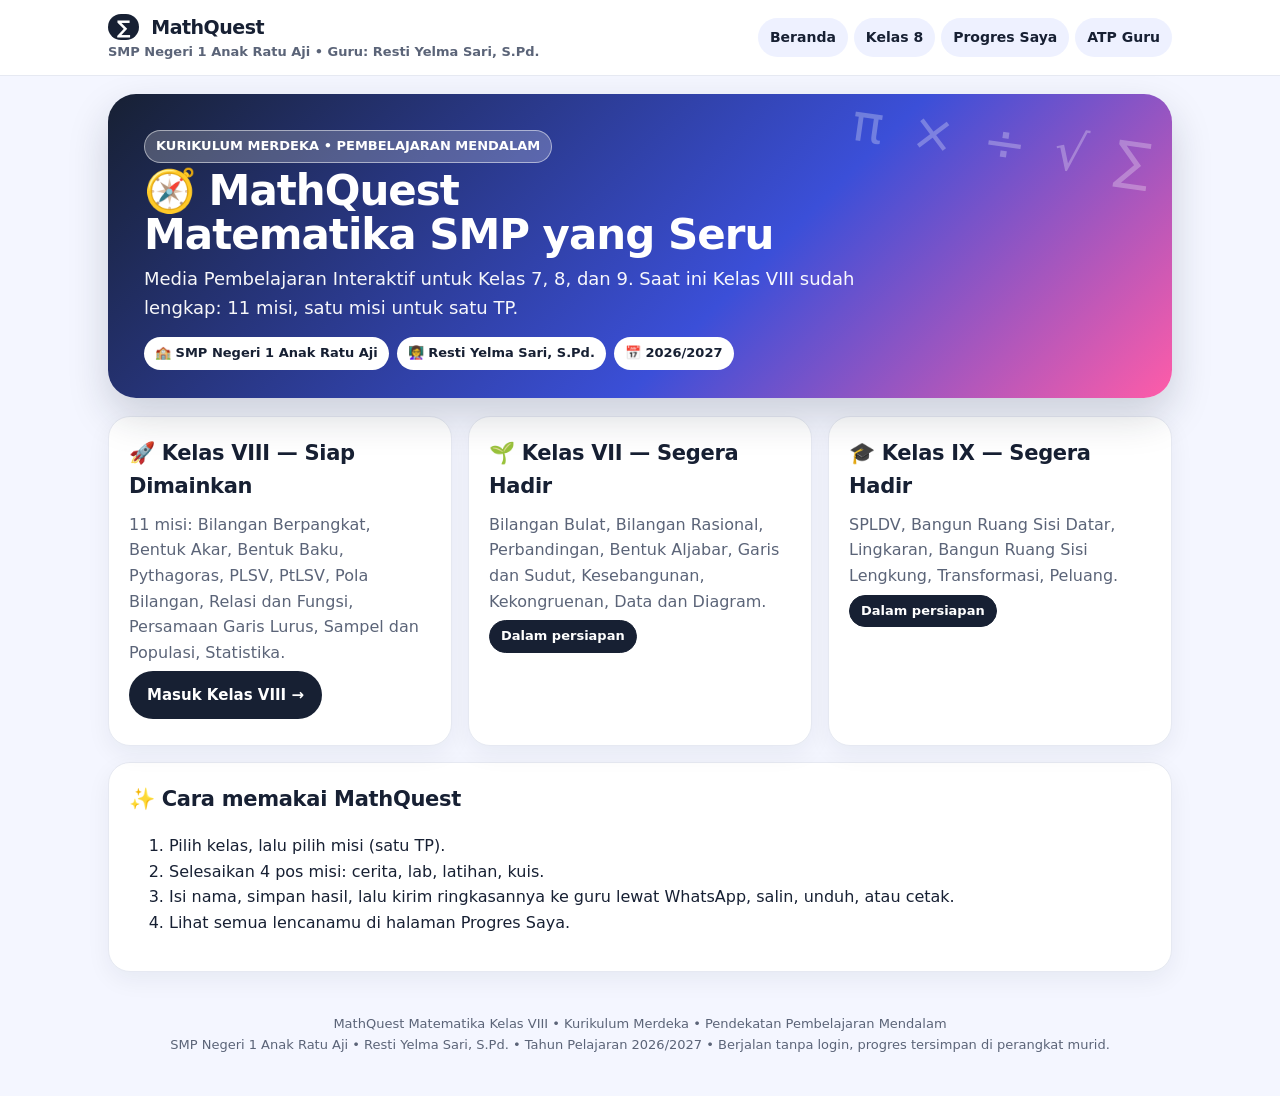
<file: index.html>
<!DOCTYPE html><html lang="id"><head><meta charset="utf-8"><meta name="viewport" content="width=device-width,initial-scale=1">
<title>MathQuest — Media Pembelajaran Interaktif Matematika SMP</title><link rel="stylesheet" href="assets/css/style.css"></head>
<body data-elemen="umum"><div class="topbar"><div class="topbar-inner"><div><div class="logo"><span>∑</span> MathQuest</div><div class="school">SMP Negeri 1 Anak Ratu Aji • Guru: Resti Yelma Sari, S.Pd.</div></div><nav class="mainnav"><a href="index.html">Beranda</a><a href="kelas-8/index.html">Kelas 8</a><a href="kelas-8/progres.html">Progres Saya</a><a href="kelas-8/atp.html">ATP Guru</a></nav></div></div><div class="wrap">
<section class="hero"><div class="symbols">π × ÷ √ ∑</div><span class="badge">KURIKULUM MERDEKA • PEMBELAJARAN MENDALAM</span>
<h1>🧭 MathQuest<br>Matematika SMP yang Seru</h1><p>Media Pembelajaran Interaktif untuk Kelas 7, 8, dan 9. Saat ini Kelas VIII sudah lengkap: 11 misi, satu misi untuk satu TP.</p>
<div class="pillrow"><span class="pill">🏫 SMP Negeri 1 Anak Ratu Aji</span><span class="pill">👩‍🏫 Resti Yelma Sari, S.Pd.</span><span class="pill">📅 2026/2027</span></div></section>
<div class="grid">
<article class="card"><h2>🚀 Kelas VIII — Siap Dimainkan</h2><p>11 misi: Bilangan Berpangkat, Bentuk Akar, Bentuk Baku, Pythagoras, PLSV, PtLSV, Pola Bilangan, Relasi dan Fungsi, Persamaan Garis Lurus, Sampel dan Populasi, Statistika.</p><p><a class="btn" href="kelas-8/index.html">Masuk Kelas VIII →</a></p></article>
<article class="card"><h2>🌱 Kelas VII — Segera Hadir</h2><p>Bilangan Bulat, Bilangan Rasional, Perbandingan, Bentuk Aljabar, Garis dan Sudut, Kesebangunan, Kekongruenan, Data dan Diagram.</p><p><span class="badge dark">Dalam persiapan</span></p></article>
<article class="card"><h2>🎓 Kelas IX — Segera Hadir</h2><p>SPLDV, Bangun Ruang Sisi Datar, Lingkaran, Bangun Ruang Sisi Lengkung, Transformasi, Peluang.</p><p><span class="badge dark">Dalam persiapan</span></p></article></div>
<section class="card" style="margin-top:16px"><h2>✨ Cara memakai MathQuest</h2><ol><li>Pilih kelas, lalu pilih misi (satu TP).</li><li>Selesaikan 4 pos misi: cerita, lab, latihan, kuis.</li><li>Isi nama, simpan hasil, lalu kirim ringkasannya ke guru lewat WhatsApp, salin, unduh, atau cetak.</li><li>Lihat semua lencanamu di halaman Progres Saya.</li></ol></section>
</div><footer>MathQuest Matematika Kelas VIII • Kurikulum Merdeka • Pendekatan Pembelajaran Mendalam<br>SMP Negeri 1 Anak Ratu Aji • Resti Yelma Sari, S.Pd. • Tahun Pelajaran 2026/2027 • Berjalan tanpa login, progres tersimpan di perangkat murid.</footer><script src="assets/js/app.js"></script></body></html>
</file>
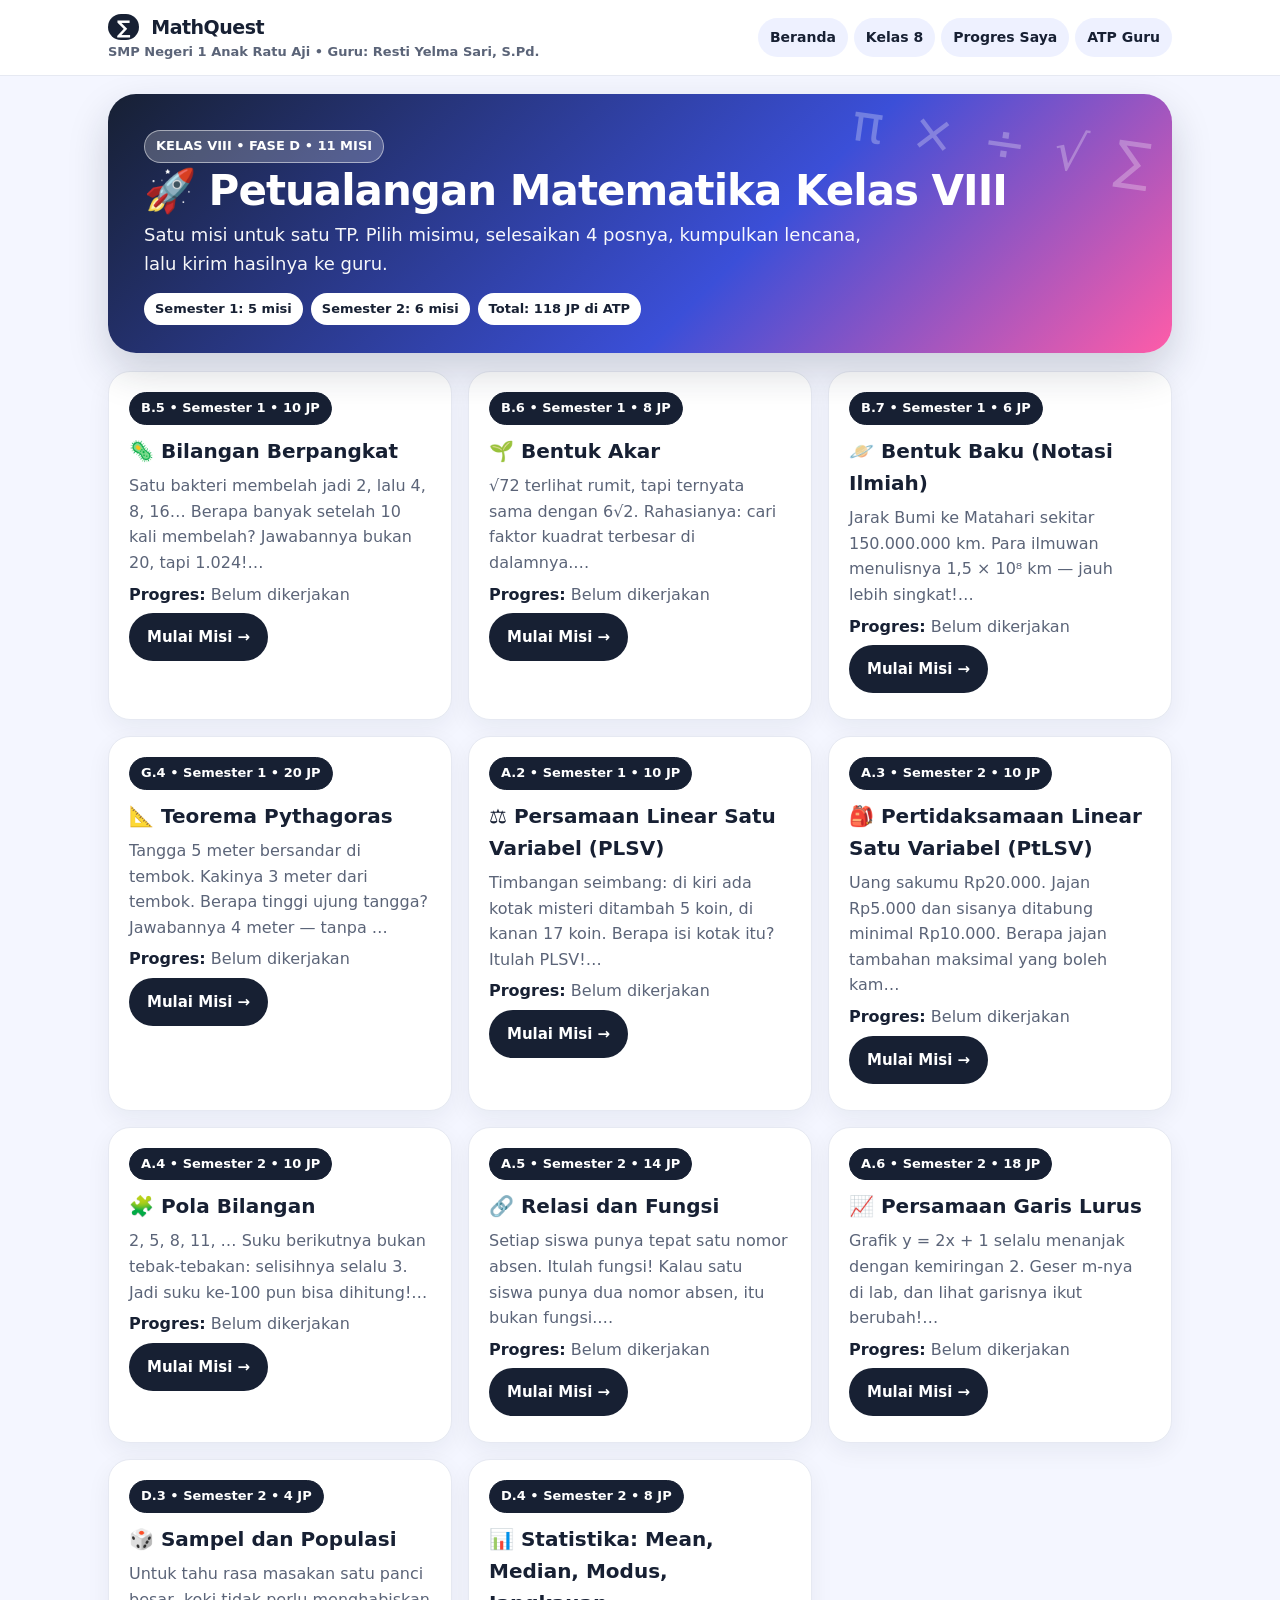
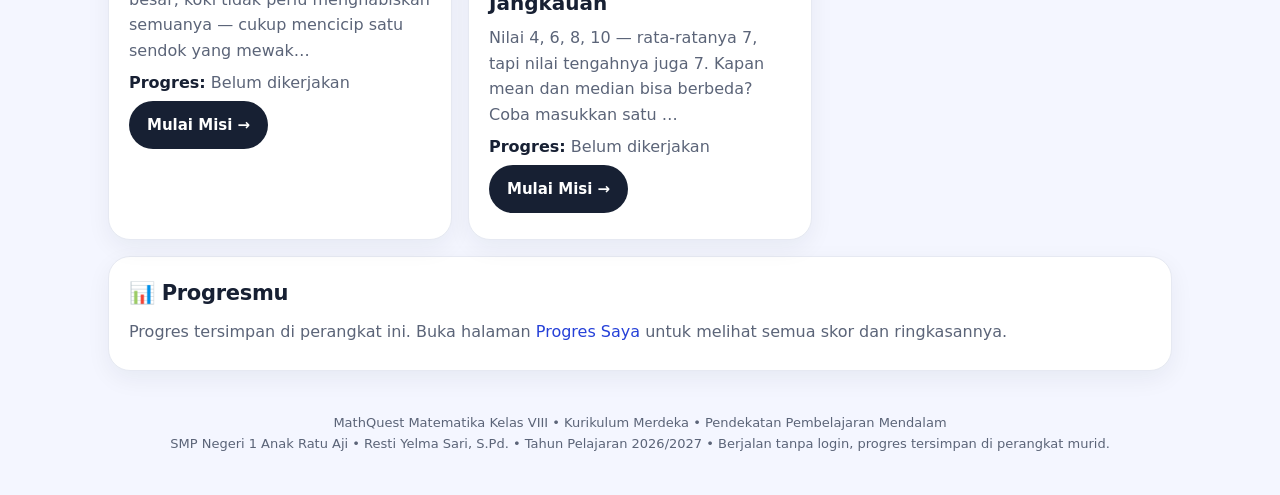
<file: kelas-8/index.html>
<!DOCTYPE html><html lang="id"><head><meta charset="utf-8"><meta name="viewport" content="width=device-width,initial-scale=1">
<title>Kelas VIII — MathQuest</title><link rel="stylesheet" href="../assets/css/style.css"></head>
<body data-elemen="umum"><div class="topbar"><div class="topbar-inner"><div><div class="logo"><span>∑</span> MathQuest</div><div class="school">SMP Negeri 1 Anak Ratu Aji • Guru: Resti Yelma Sari, S.Pd.</div></div><nav class="mainnav"><a href="../index.html">Beranda</a><a href="../kelas-8/index.html">Kelas 8</a><a href="../kelas-8/progres.html">Progres Saya</a><a href="../kelas-8/atp.html">ATP Guru</a></nav></div></div><div class="wrap">
<section class="hero"><div class="symbols">π × ÷ √ ∑</div><span class="badge">KELAS VIII • FASE D • 11 MISI</span>
<h1>🚀 Petualangan Matematika Kelas VIII</h1><p>Satu misi untuk satu TP. Pilih misimu, selesaikan 4 posnya, kumpulkan lencana, lalu kirim hasilnya ke guru.</p>
<div class="pillrow"><span class="pill">Semester 1: 5 misi</span><span class="pill">Semester 2: 6 misi</span><span class="pill">Total: 118 JP di ATP</span></div></section>
<div class="grid"><article class="card"><span class="badge dark">B.5 • Semester 1 • 10 JP</span>
<h3 style="font-size:20px;margin:10px 0 4px">🦠 Bilangan Berpangkat</h3>
<p>Satu bakteri membelah jadi 2, lalu 4, 8, 16… Berapa banyak setelah 10 kali membelah? Jawabannya bukan 20, tapi 1.024!…</p><p><strong>Progres:</strong> <span data-progress-for="B.5">Belum dikerjakan</span></p>
<p><a class="btn" href="b5-bilangan-berpangkat.html">Mulai Misi →</a></p></article><article class="card"><span class="badge dark">B.6 • Semester 1 • 8 JP</span>
<h3 style="font-size:20px;margin:10px 0 4px">🌱 Bentuk Akar</h3>
<p>√72 terlihat rumit, tapi ternyata sama dengan 6√2. Rahasianya: cari faktor kuadrat terbesar di dalamnya.…</p><p><strong>Progres:</strong> <span data-progress-for="B.6">Belum dikerjakan</span></p>
<p><a class="btn" href="b6-bentuk-akar.html">Mulai Misi →</a></p></article><article class="card"><span class="badge dark">B.7 • Semester 1 • 6 JP</span>
<h3 style="font-size:20px;margin:10px 0 4px">🪐 Bentuk Baku (Notasi Ilmiah)</h3>
<p>Jarak Bumi ke Matahari sekitar 150.000.000 km. Para ilmuwan menulisnya 1,5 × 10⁸ km — jauh lebih singkat!…</p><p><strong>Progres:</strong> <span data-progress-for="B.7">Belum dikerjakan</span></p>
<p><a class="btn" href="b7-bentuk-baku.html">Mulai Misi →</a></p></article><article class="card"><span class="badge dark">G.4 • Semester 1 • 20 JP</span>
<h3 style="font-size:20px;margin:10px 0 4px">📐 Teorema Pythagoras</h3>
<p>Tangga 5 meter bersandar di tembok. Kakinya 3 meter dari tembok. Berapa tinggi ujung tangga? Jawabannya 4 meter — tanpa …</p><p><strong>Progres:</strong> <span data-progress-for="G.4">Belum dikerjakan</span></p>
<p><a class="btn" href="g4-teorema-pythagoras.html">Mulai Misi →</a></p></article><article class="card"><span class="badge dark">A.2 • Semester 1 • 10 JP</span>
<h3 style="font-size:20px;margin:10px 0 4px">⚖️ Persamaan Linear Satu Variabel (PLSV)</h3>
<p>Timbangan seimbang: di kiri ada kotak misteri ditambah 5 koin, di kanan 17 koin. Berapa isi kotak itu? Itulah PLSV!…</p><p><strong>Progres:</strong> <span data-progress-for="A.2">Belum dikerjakan</span></p>
<p><a class="btn" href="a2-plsv.html">Mulai Misi →</a></p></article><article class="card"><span class="badge dark">A.3 • Semester 2 • 10 JP</span>
<h3 style="font-size:20px;margin:10px 0 4px">🎒 Pertidaksamaan Linear Satu Variabel (PtLSV)</h3>
<p>Uang sakumu Rp20.000. Jajan Rp5.000 dan sisanya ditabung minimal Rp10.000. Berapa jajan tambahan maksimal yang boleh kam…</p><p><strong>Progres:</strong> <span data-progress-for="A.3">Belum dikerjakan</span></p>
<p><a class="btn" href="a3-ptlsv.html">Mulai Misi →</a></p></article><article class="card"><span class="badge dark">A.4 • Semester 2 • 10 JP</span>
<h3 style="font-size:20px;margin:10px 0 4px">🧩 Pola Bilangan</h3>
<p>2, 5, 8, 11, … Suku berikutnya bukan tebak-tebakan: selisihnya selalu 3. Jadi suku ke-100 pun bisa dihitung!…</p><p><strong>Progres:</strong> <span data-progress-for="A.4">Belum dikerjakan</span></p>
<p><a class="btn" href="a4-pola-bilangan.html">Mulai Misi →</a></p></article><article class="card"><span class="badge dark">A.5 • Semester 2 • 14 JP</span>
<h3 style="font-size:20px;margin:10px 0 4px">🔗 Relasi dan Fungsi</h3>
<p>Setiap siswa punya tepat satu nomor absen. Itulah fungsi! Kalau satu siswa punya dua nomor absen, itu bukan fungsi.…</p><p><strong>Progres:</strong> <span data-progress-for="A.5">Belum dikerjakan</span></p>
<p><a class="btn" href="a5-relasi-fungsi.html">Mulai Misi →</a></p></article><article class="card"><span class="badge dark">A.6 • Semester 2 • 18 JP</span>
<h3 style="font-size:20px;margin:10px 0 4px">📈 Persamaan Garis Lurus</h3>
<p>Grafik y = 2x + 1 selalu menanjak dengan kemiringan 2. Geser m-nya di lab, dan lihat garisnya ikut berubah!…</p><p><strong>Progres:</strong> <span data-progress-for="A.6">Belum dikerjakan</span></p>
<p><a class="btn" href="a6-persamaan-garis-lurus.html">Mulai Misi →</a></p></article><article class="card"><span class="badge dark">D.3 • Semester 2 • 4 JP</span>
<h3 style="font-size:20px;margin:10px 0 4px">🎲 Sampel dan Populasi</h3>
<p>Untuk tahu rasa masakan satu panci besar, koki tidak perlu menghabiskan semuanya — cukup mencicip satu sendok yang mewak…</p><p><strong>Progres:</strong> <span data-progress-for="D.3">Belum dikerjakan</span></p>
<p><a class="btn" href="d3-sampel-populasi.html">Mulai Misi →</a></p></article><article class="card"><span class="badge dark">D.4 • Semester 2 • 8 JP</span>
<h3 style="font-size:20px;margin:10px 0 4px">📊 Statistika: Mean, Median, Modus, Jangkauan</h3>
<p>Nilai 4, 6, 8, 10 — rata-ratanya 7, tapi nilai tengahnya juga 7. Kapan mean dan median bisa berbeda? Coba masukkan satu …</p><p><strong>Progres:</strong> <span data-progress-for="D.4">Belum dikerjakan</span></p>
<p><a class="btn" href="d4-statistika.html">Mulai Misi →</a></p></article></div>
<section class="card" style="margin-top:16px"><h2>📊 Progresmu</h2><p>Progres tersimpan di perangkat ini. Buka halaman <a href="progres.html">Progres Saya</a> untuk melihat semua skor dan ringkasannya.</p></section>
</div><footer>MathQuest Matematika Kelas VIII • Kurikulum Merdeka • Pendekatan Pembelajaran Mendalam<br>SMP Negeri 1 Anak Ratu Aji • Resti Yelma Sari, S.Pd. • Tahun Pelajaran 2026/2027 • Berjalan tanpa login, progres tersimpan di perangkat murid.</footer><script src="../assets/js/app.js"></script></body></html>
</file>
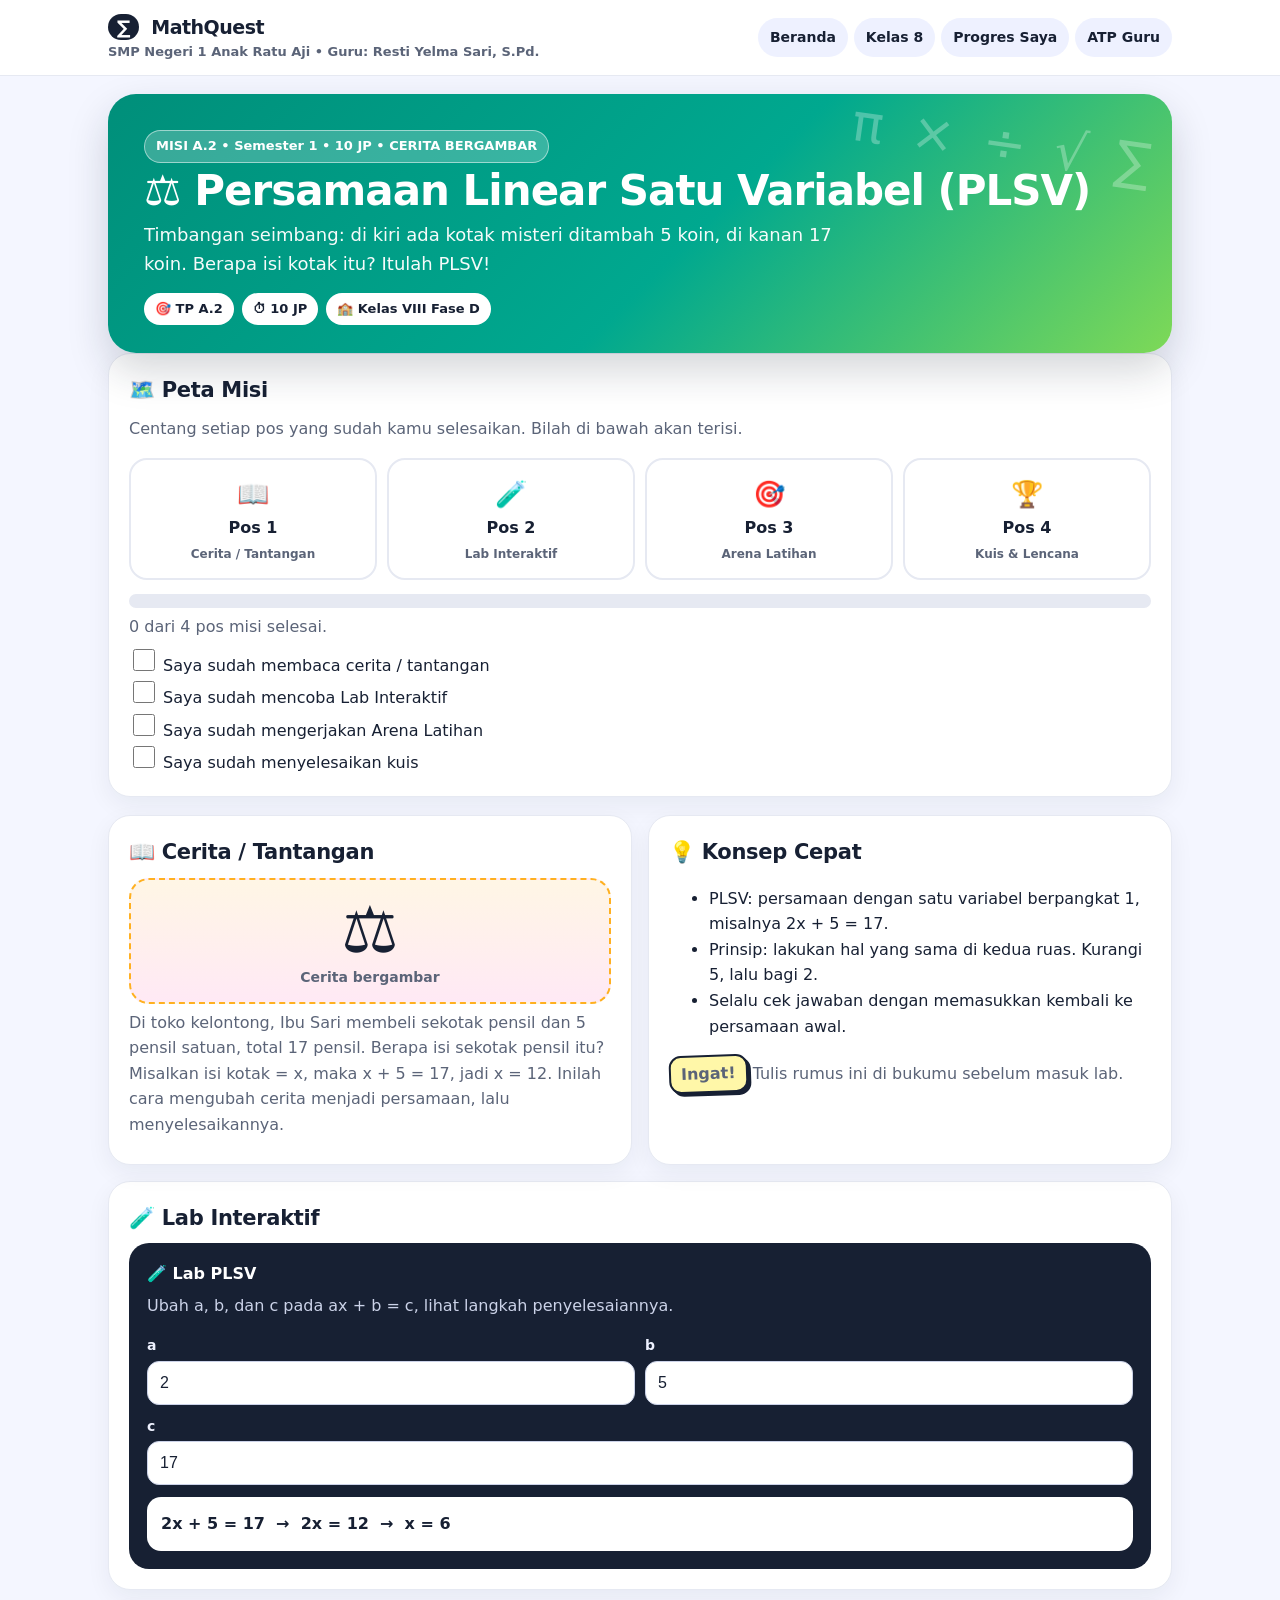
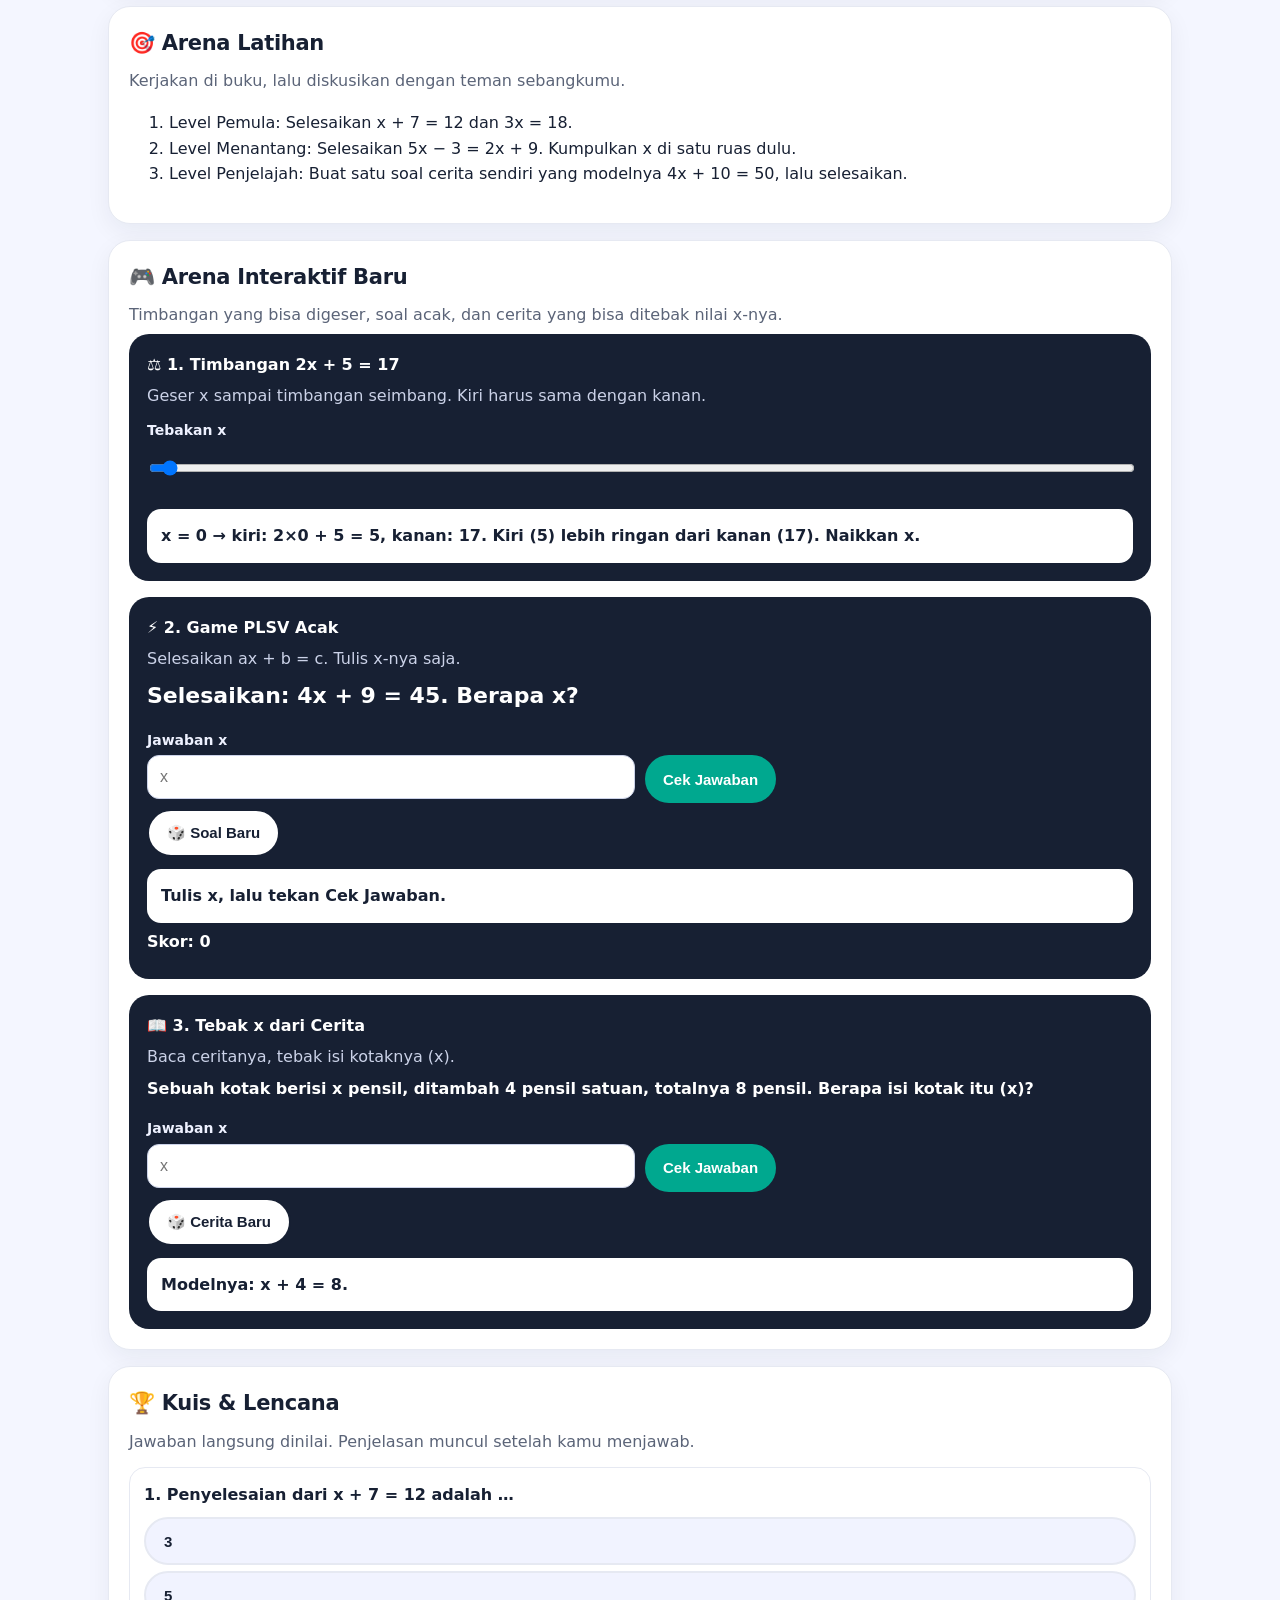
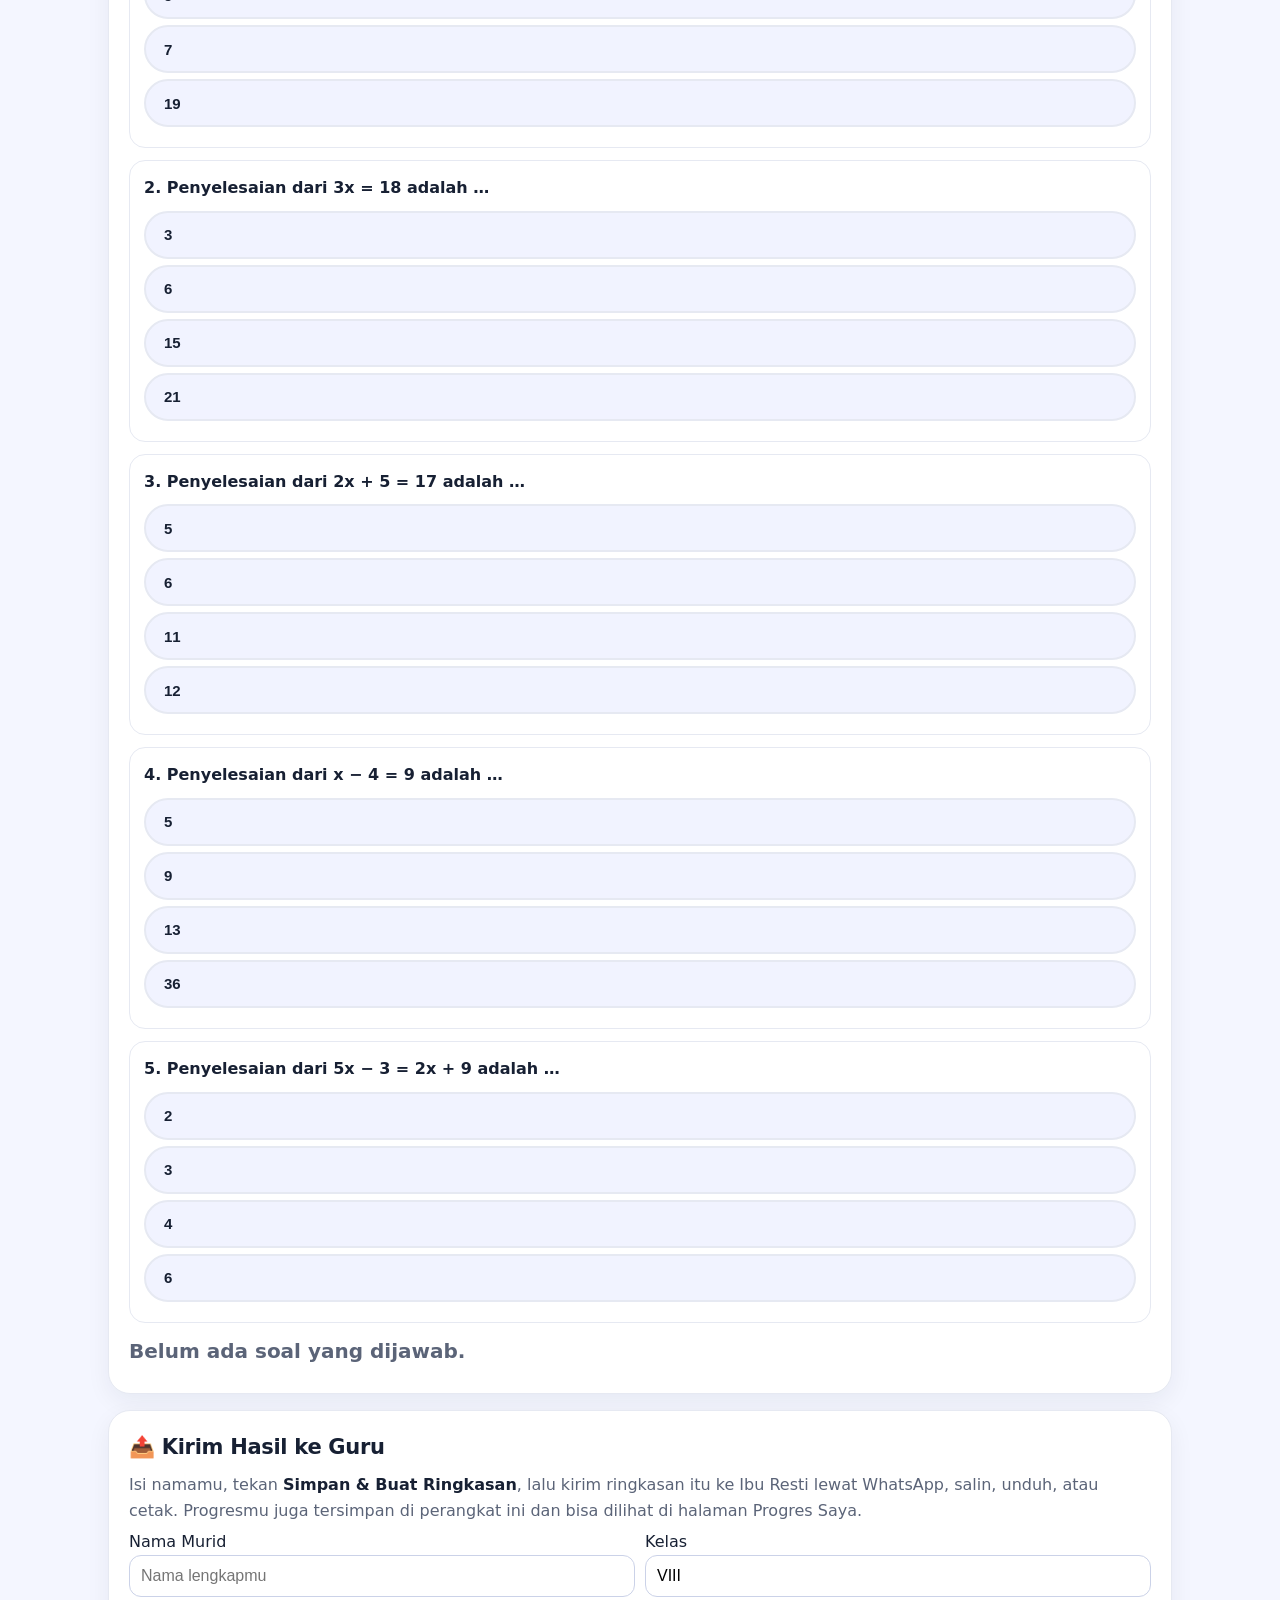
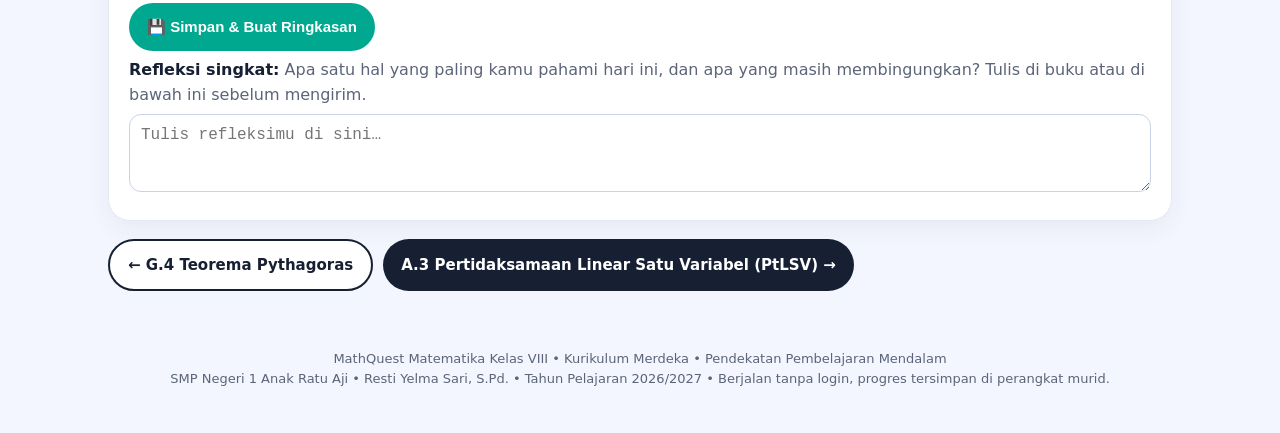
<file: kelas-8/a2-plsv.html>
<!DOCTYPE html><html lang="id"><head><meta charset="utf-8"><meta name="viewport" content="width=device-width,initial-scale=1">
<title>A.2 Persamaan Linear Satu Variabel (PLSV) — MathQuest Kelas VIII</title>
<link rel="stylesheet" href="../assets/css/style.css"></head>
<body data-elemen="aljabar" data-tp="A.2" data-judul="Persamaan Linear Satu Variabel (PLSV)">
<div class="topbar"><div class="topbar-inner"><div><div class="logo"><span>∑</span> MathQuest</div><div class="school">SMP Negeri 1 Anak Ratu Aji • Guru: Resti Yelma Sari, S.Pd.</div></div><nav class="mainnav"><a href="../index.html">Beranda</a><a href="../kelas-8/index.html">Kelas 8</a><a href="../kelas-8/progres.html">Progres Saya</a><a href="../kelas-8/atp.html">ATP Guru</a></nav></div></div>
<div class="wrap">
<section class="hero"><div class="symbols">π × ÷ √ ∑</div>
<span class="badge">MISI A.2 • Semester 1 • 10 JP • CERITA BERGAMBAR</span>
<h1>⚖️ Persamaan Linear Satu Variabel (PLSV)</h1>
<p>Timbangan seimbang: di kiri ada kotak misteri ditambah 5 koin, di kanan 17 koin. Berapa isi kotak itu? Itulah PLSV!</p>
<div class="pillrow"><span class="pill">🎯 TP A.2</span><span class="pill">⏱ 10 JP</span><span class="pill">🏫 Kelas VIII Fase D</span></div></section>

<section class="card" id="peta"><h2>🗺️ Peta Misi</h2><p>Centang setiap pos yang sudah kamu selesaikan. Bilah di bawah akan terisi.</p>
<div class="mission">
<div class="pos" data-pos="cerita"><div class="num">📖</div>Pos 1<small>Cerita / Tantangan</small></div>
<div class="pos" data-pos="lab"><div class="num">🧪</div>Pos 2<small>Lab Interaktif</small></div>
<div class="pos" data-pos="latihan"><div class="num">🎯</div>Pos 3<small>Arena Latihan</small></div>
<div class="pos" data-pos="kuis"><div class="num">🏆</div>Pos 4<small>Kuis &amp; Lencana</small></div></div>
<div class="bar" style="margin-top:14px"><i id="missionBar" style="width:0%"></i></div><p id="missionText">0 dari 4 pos misi selesai.</p>
<label><input type="checkbox" class="mission-check check" data-pos="cerita"> Saya sudah membaca cerita / tantangan</label><br>
<label><input type="checkbox" class="mission-check check" data-pos="lab"> Saya sudah mencoba Lab Interaktif</label><br>
<label><input type="checkbox" class="mission-check check" data-pos="latihan"> Saya sudah mengerjakan Arena Latihan</label><br>
<label><input type="checkbox" class="mission-check check" data-pos="kuis"> Saya sudah menyelesaikan kuis</label></section>

<div class="grid">
<section class="card"><h2>📖 Cerita / Tantangan</h2><div class="illus">⚖️<small>Cerita bergambar</small></div><p>Di toko kelontong, Ibu Sari membeli sekotak pensil dan 5 pensil satuan, total 17 pensil. Berapa isi sekotak pensil itu? Misalkan isi kotak = x, maka x + 5 = 17, jadi x = 12. Inilah cara mengubah cerita menjadi persamaan, lalu menyelesaikannya.</p></section>
<section class="card"><h2>💡 Konsep Cepat</h2><ul><li>PLSV: persamaan dengan satu variabel berpangkat 1, misalnya 2x + 5 = 17.</li><li>Prinsip: lakukan hal yang sama di kedua ruas. Kurangi 5, lalu bagi 2.</li><li>Selalu cek jawaban dengan memasukkan kembali ke persamaan awal.</li></ul><p><span class="sticker">Ingat!</span> Tulis rumus ini di bukumu sebelum masuk lab.</p></section></div>

<section class="card" style="margin-top:16px"><h2>🧪 Lab Interaktif</h2><div class="lab"><h3>🧪 Lab PLSV</h3><p style="color:#cbd2e8">Ubah a, b, dan c pada ax + b = c, lihat langkah penyelesaiannya.</p><div class="row"><div><label>a</label><input id="plsvA" type="number" value="2" step="1"></div><div><label>b</label><input id="plsvB" type="number" value="5" step="1"></div></div><label>c</label><input id="plsvC" type="number" value="17" step="1"><div class="out" id="plsvOut"></div></div></section>

<section class="card" style="margin-top:16px"><h2>🎯 Arena Latihan</h2><p>Kerjakan di buku, lalu diskusikan dengan teman sebangkumu.</p><ol><li>Level Pemula: Selesaikan x + 7 = 12 dan 3x = 18.</li><li>Level Menantang: Selesaikan 5x − 3 = 2x + 9. Kumpulkan x di satu ruas dulu.</li><li>Level Penjelajah: Buat satu soal cerita sendiri yang modelnya 4x + 10 = 50, lalu selesaikan.</li></ol></section>

<section class="card" style="margin-top:16px"><h2>🎮 Arena Interaktif Baru</h2><p>Timbangan yang bisa digeser, soal acak, dan cerita yang bisa ditebak nilai x-nya.</p>
<div class="lab"><h3>⚖️ 1. Timbangan 2x + 5 = 17</h3><p style="color:#cbd2e8">Geser x sampai timbangan seimbang. Kiri harus sama dengan kanan.</p><label>Tebakan x</label><input id="timbangX" type="range" min="0" max="20" step="1" value="0"><div class="out" id="timbangOut"></div></div>
<div style="height:16px"></div>
<div class="lab"><h3>⚡ 2. Game PLSV Acak</h3><p style="color:#cbd2e8">Selesaikan ax + b = c. Tulis x-nya saja.</p><p id="plsvGameSoal" style="font-size:22px;font-weight:900;color:#fff">Siap?</p><div class="row"><div><label>Jawaban x</label><input id="plsvGameJawab" type="number" placeholder="x"></div><div><label>&nbsp;</label><button type="button" class="btn-green" id="plsvGameCek">Cek Jawaban</button></div></div><p><button type="button" class="btn-light" id="plsvGameBaru">🎲 Soal Baru</button></p><div class="out" id="plsvGameOut"></div><p id="plsvGameSkor" style="color:#fff;font-weight:800">Skor: 0</p></div>
<div style="height:16px"></div>
<div class="lab"><h3>📖 3. Tebak x dari Cerita</h3><p style="color:#cbd2e8">Baca ceritanya, tebak isi kotaknya (x).</p><p id="ceritaSoal" style="color:#fff;font-weight:700">Siap?</p><div class="row"><div><label>Jawaban x</label><input id="ceritaJawab" type="number" placeholder="x"></div><div><label>&nbsp;</label><button type="button" class="btn-green" id="ceritaCek">Cek Jawaban</button></div></div><p><button type="button" class="btn-light" id="ceritaBaru">🎲 Cerita Baru</button></p><div class="out" id="ceritaOut"></div></div>
</section>

<section class="card quiz" style="margin-top:16px"><h2>🏆 Kuis &amp; Lencana</h2><p>Jawaban langsung dinilai. Penjelasan muncul setelah kamu menjawab.</p><div class="q"><p>1. Penyelesaian dari x + 7 = 12 adalah …</p><button type="button" class="opt" data-ok="0">3</button><button type="button" class="opt" data-ok="1">5</button><button type="button" class="opt" data-ok="0">7</button><button type="button" class="opt" data-ok="0">19</button><div class="fb" hidden>💡 x = 12 − 7 = 5.</div></div><div class="q"><p>2. Penyelesaian dari 3x = 18 adalah …</p><button type="button" class="opt" data-ok="0">3</button><button type="button" class="opt" data-ok="1">6</button><button type="button" class="opt" data-ok="0">15</button><button type="button" class="opt" data-ok="0">21</button><div class="fb" hidden>💡 x = 18 ÷ 3 = 6.</div></div><div class="q"><p>3. Penyelesaian dari 2x + 5 = 17 adalah …</p><button type="button" class="opt" data-ok="0">5</button><button type="button" class="opt" data-ok="1">6</button><button type="button" class="opt" data-ok="0">11</button><button type="button" class="opt" data-ok="0">12</button><div class="fb" hidden>💡 2x = 12, jadi x = 6.</div></div><div class="q"><p>4. Penyelesaian dari x − 4 = 9 adalah …</p><button type="button" class="opt" data-ok="0">5</button><button type="button" class="opt" data-ok="0">9</button><button type="button" class="opt" data-ok="1">13</button><button type="button" class="opt" data-ok="0">36</button><div class="fb" hidden>💡 x = 9 + 4 = 13.</div></div><div class="q"><p>5. Penyelesaian dari 5x − 3 = 2x + 9 adalah …</p><button type="button" class="opt" data-ok="0">2</button><button type="button" class="opt" data-ok="0">3</button><button type="button" class="opt" data-ok="1">4</button><button type="button" class="opt" data-ok="0">6</button><div class="fb" hidden>💡 3x = 12, jadi x = 4.</div></div><p class="score-out score">Belum ada soal yang dijawab.</p></section>

<section class="card" style="margin-top:16px"><h2>📤 Kirim Hasil ke Guru</h2>
<p>Isi namamu, tekan <strong>Simpan &amp; Buat Ringkasan</strong>, lalu kirim ringkasan itu ke Ibu Resti lewat WhatsApp, salin, unduh, atau cetak. Progresmu juga tersimpan di perangkat ini dan bisa dilihat di halaman Progres Saya.</p>
<div class="row" style="display:grid;grid-template-columns:1fr 1fr;gap:10px"><div><label>Nama Murid</label><input id="namaMurid" type="text" placeholder="Nama lengkapmu"></div><div><label>Kelas</label><input id="kelasMurid" type="text" value="VIII" placeholder="Contoh: VIII A"></div></div>
<p><button type="button" class="btn-green" id="simpanHasil">💾 Simpan &amp; Buat Ringkasan</button></p>
<div id="hasilBox" hidden><div class="out" id="hasilOut"></div><p style="margin-top:12px">
<button type="button" data-share="wa" class="btn">💬 Kirim via WhatsApp</button>
<button type="button" data-share="salin" class="btn btn-light">📋 Salin</button>
<button type="button" data-share="unduh" class="btn btn-light">⬇️ Unduh</button>
<button type="button" data-share="cetak" class="btn btn-light">🖨️ Cetak</button></p></div>
<p><strong>Refleksi singkat:</strong> Apa satu hal yang paling kamu pahami hari ini, dan apa yang masih membingungkan? Tulis di buku atau di bawah ini sebelum mengirim.</p>
<textarea rows="3" placeholder="Tulis refleksimu di sini…"></textarea></section>

<p style="display:flex;gap:10px;flex-wrap:wrap;margin-top:18px"><a class="btn btn-light" href="g4-teorema-pythagoras.html">← G.4 Teorema Pythagoras</a><a class="btn" href="a3-ptlsv.html">A.3 Pertidaksamaan Linear Satu Variabel (PtLSV) →</a></p>
</div><footer>MathQuest Matematika Kelas VIII • Kurikulum Merdeka • Pendekatan Pembelajaran Mendalam<br>SMP Negeri 1 Anak Ratu Aji • Resti Yelma Sari, S.Pd. • Tahun Pelajaran 2026/2027 • Berjalan tanpa login, progres tersimpan di perangkat murid.</footer><script src="../assets/js/app.js"></script><script src="../assets/js/arena.js"></script></body></html>
</file>
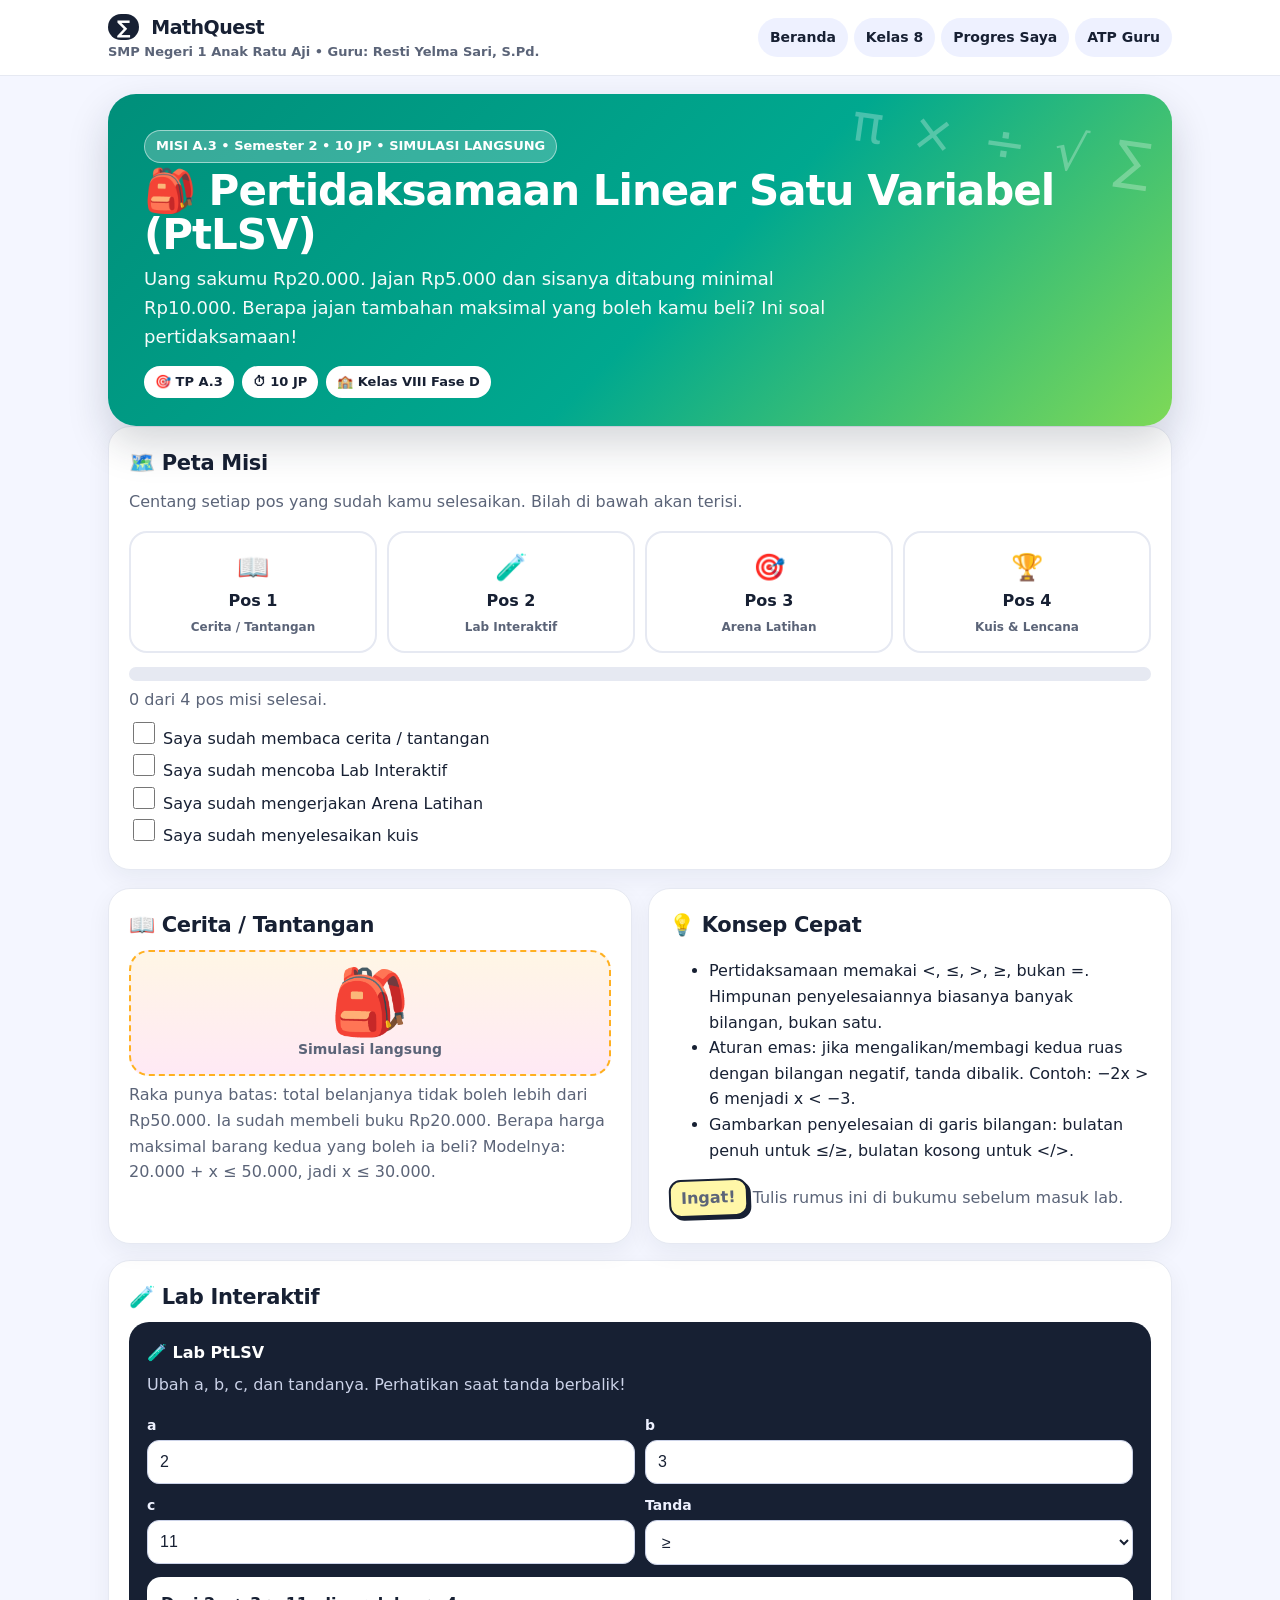
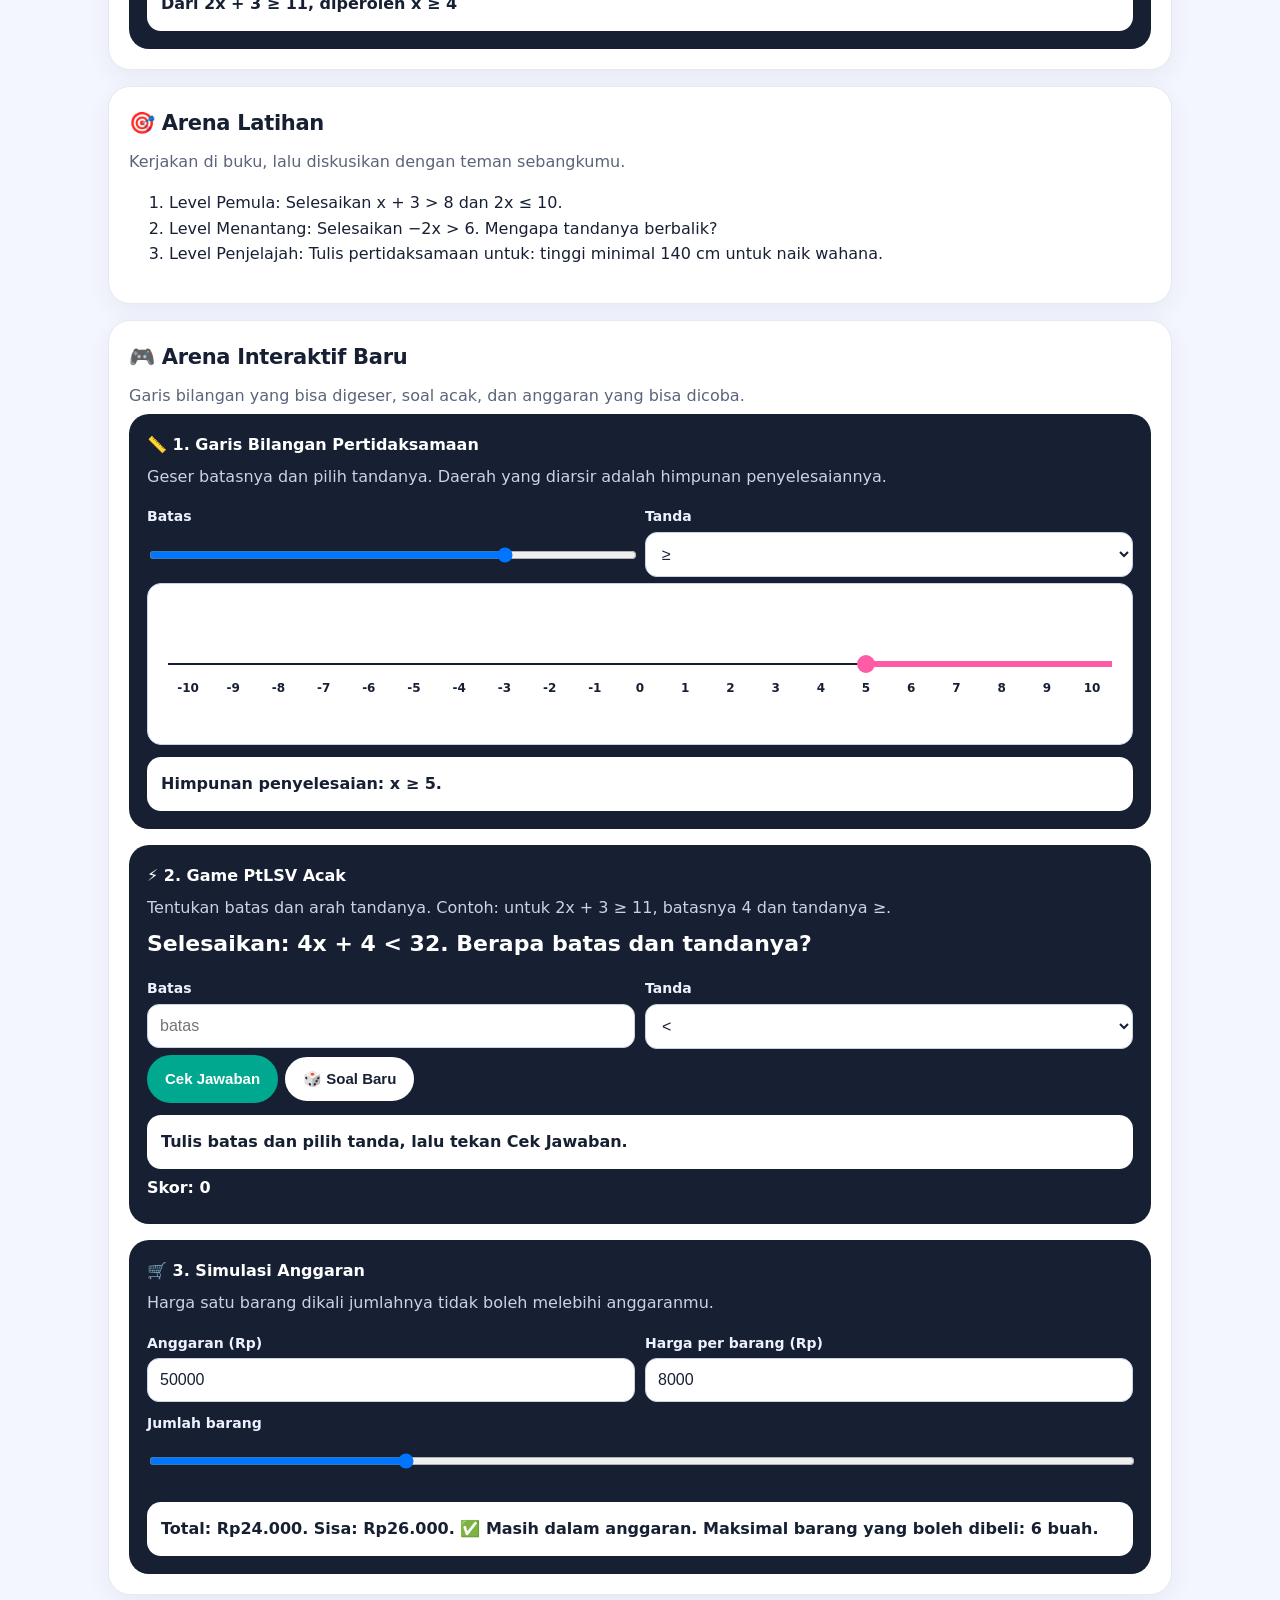
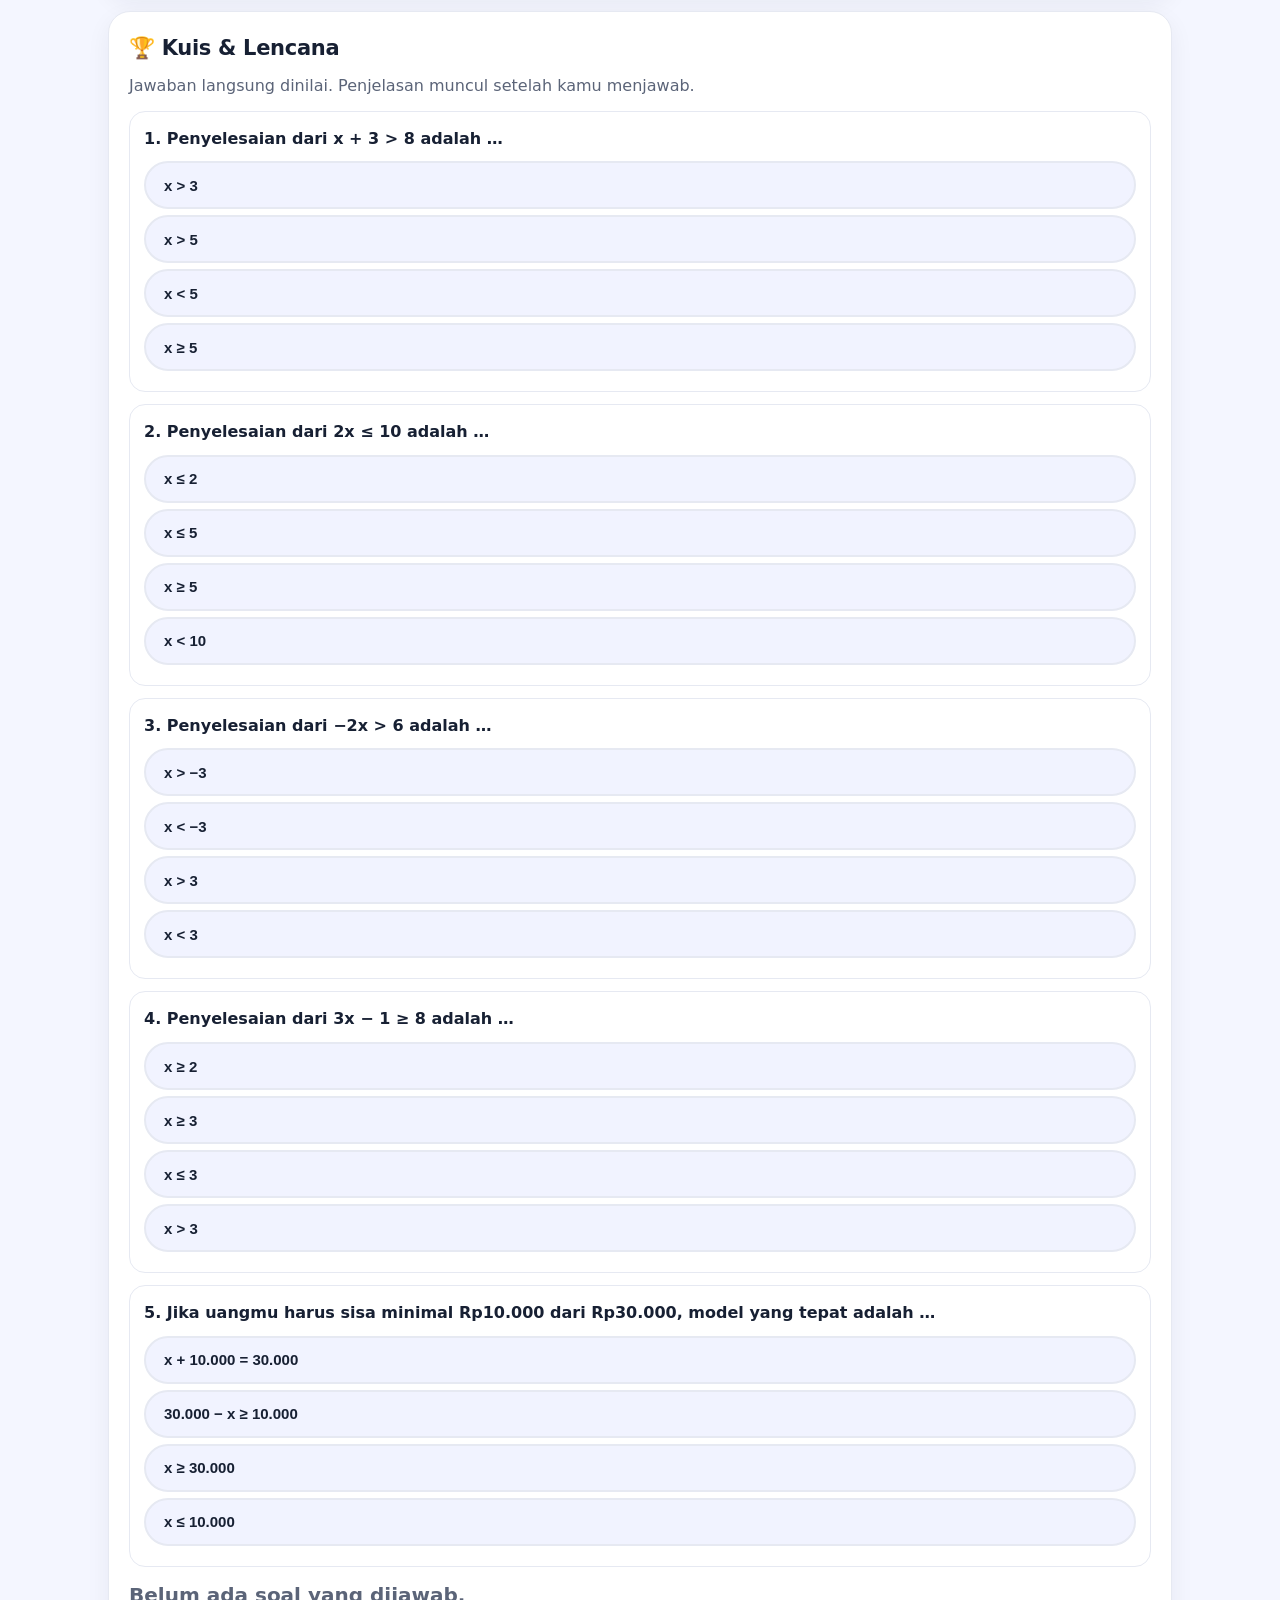
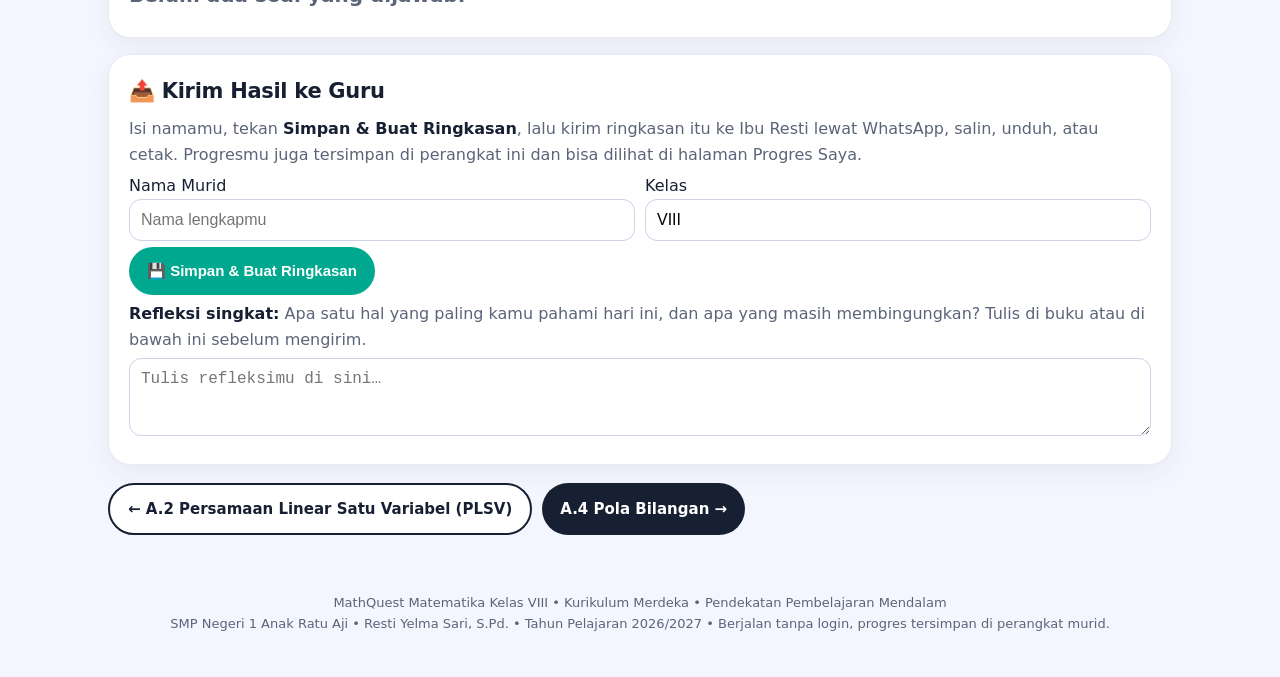
<file: kelas-8/a3-ptlsv.html>
<!DOCTYPE html><html lang="id"><head><meta charset="utf-8"><meta name="viewport" content="width=device-width,initial-scale=1">
<title>A.3 Pertidaksamaan Linear Satu Variabel (PtLSV) — MathQuest Kelas VIII</title>
<link rel="stylesheet" href="../assets/css/style.css"></head>
<body data-elemen="aljabar" data-tp="A.3" data-judul="Pertidaksamaan Linear Satu Variabel (PtLSV)">
<div class="topbar"><div class="topbar-inner"><div><div class="logo"><span>∑</span> MathQuest</div><div class="school">SMP Negeri 1 Anak Ratu Aji • Guru: Resti Yelma Sari, S.Pd.</div></div><nav class="mainnav"><a href="../index.html">Beranda</a><a href="../kelas-8/index.html">Kelas 8</a><a href="../kelas-8/progres.html">Progres Saya</a><a href="../kelas-8/atp.html">ATP Guru</a></nav></div></div>
<div class="wrap">
<section class="hero"><div class="symbols">π × ÷ √ ∑</div>
<span class="badge">MISI A.3 • Semester 2 • 10 JP • SIMULASI LANGSUNG</span>
<h1>🎒 Pertidaksamaan Linear Satu Variabel (PtLSV)</h1>
<p>Uang sakumu Rp20.000. Jajan Rp5.000 dan sisanya ditabung minimal Rp10.000. Berapa jajan tambahan maksimal yang boleh kamu beli? Ini soal pertidaksamaan!</p>
<div class="pillrow"><span class="pill">🎯 TP A.3</span><span class="pill">⏱ 10 JP</span><span class="pill">🏫 Kelas VIII Fase D</span></div></section>

<section class="card" id="peta"><h2>🗺️ Peta Misi</h2><p>Centang setiap pos yang sudah kamu selesaikan. Bilah di bawah akan terisi.</p>
<div class="mission">
<div class="pos" data-pos="cerita"><div class="num">📖</div>Pos 1<small>Cerita / Tantangan</small></div>
<div class="pos" data-pos="lab"><div class="num">🧪</div>Pos 2<small>Lab Interaktif</small></div>
<div class="pos" data-pos="latihan"><div class="num">🎯</div>Pos 3<small>Arena Latihan</small></div>
<div class="pos" data-pos="kuis"><div class="num">🏆</div>Pos 4<small>Kuis &amp; Lencana</small></div></div>
<div class="bar" style="margin-top:14px"><i id="missionBar" style="width:0%"></i></div><p id="missionText">0 dari 4 pos misi selesai.</p>
<label><input type="checkbox" class="mission-check check" data-pos="cerita"> Saya sudah membaca cerita / tantangan</label><br>
<label><input type="checkbox" class="mission-check check" data-pos="lab"> Saya sudah mencoba Lab Interaktif</label><br>
<label><input type="checkbox" class="mission-check check" data-pos="latihan"> Saya sudah mengerjakan Arena Latihan</label><br>
<label><input type="checkbox" class="mission-check check" data-pos="kuis"> Saya sudah menyelesaikan kuis</label></section>

<div class="grid">
<section class="card"><h2>📖 Cerita / Tantangan</h2><div class="illus">🎒<small>Simulasi langsung</small></div><p>Raka punya batas: total belanjanya tidak boleh lebih dari Rp50.000. Ia sudah membeli buku Rp20.000. Berapa harga maksimal barang kedua yang boleh ia beli? Modelnya: 20.000 + x ≤ 50.000, jadi x ≤ 30.000.</p></section>
<section class="card"><h2>💡 Konsep Cepat</h2><ul><li>Pertidaksamaan memakai &lt;, ≤, &gt;, ≥, bukan =. Himpunan penyelesaiannya biasanya banyak bilangan, bukan satu.</li><li>Aturan emas: jika mengalikan/membagi kedua ruas dengan bilangan negatif, tanda dibalik. Contoh: −2x &gt; 6 menjadi x &lt; −3.</li><li>Gambarkan penyelesaian di garis bilangan: bulatan penuh untuk ≤/≥, bulatan kosong untuk &lt;/&gt;.</li></ul><p><span class="sticker">Ingat!</span> Tulis rumus ini di bukumu sebelum masuk lab.</p></section></div>

<section class="card" style="margin-top:16px"><h2>🧪 Lab Interaktif</h2><div class="lab"><h3>🧪 Lab PtLSV</h3><p style="color:#cbd2e8">Ubah a, b, c, dan tandanya. Perhatikan saat tanda berbalik!</p><div class="row"><div><label>a</label><input id="ptlsvA" type="number" value="2" step="1"></div><div><label>b</label><input id="ptlsvB" type="number" value="3" step="1"></div></div><div class="row"><div><label>c</label><input id="ptlsvC" type="number" value="11" step="1"></div><div><label>Tanda</label><select id="ptlsvOp"><option value="<">&lt;</option><option value="<=">≤</option><option value=">">&gt;</option><option value=">=" selected>≥</option></select></div></div><div class="out" id="ptlsvOut"></div></div></section>

<section class="card" style="margin-top:16px"><h2>🎯 Arena Latihan</h2><p>Kerjakan di buku, lalu diskusikan dengan teman sebangkumu.</p><ol><li>Level Pemula: Selesaikan x + 3 &gt; 8 dan 2x ≤ 10.</li><li>Level Menantang: Selesaikan −2x &gt; 6. Mengapa tandanya berbalik?</li><li>Level Penjelajah: Tulis pertidaksamaan untuk: tinggi minimal 140 cm untuk naik wahana.</li></ol></section>

<section class="card" style="margin-top:16px"><h2>🎮 Arena Interaktif Baru</h2><p>Garis bilangan yang bisa digeser, soal acak, dan anggaran yang bisa dicoba.</p>
<div class="lab"><h3>📏 1. Garis Bilangan Pertidaksamaan</h3><p style="color:#cbd2e8">Geser batasnya dan pilih tandanya. Daerah yang diarsir adalah himpunan penyelesaiannya.</p><div class="row"><div><label>Batas</label><input id="ptBilangan" type="range" min="-10" max="10" step="1" value="5"></div><div><label>Tanda</label><select id="ptTanda"><option value="<">&lt;</option><option value="<=">≤</option><option value=">">&gt;</option><option value=">=" selected>≥</option></select></div></div><canvas id="ptCanvas" width="560" height="160"></canvas><div class="out" id="ptBilanganOut"></div></div>
<div style="height:16px"></div>
<div class="lab"><h3>⚡ 2. Game PtLSV Acak</h3><p style="color:#cbd2e8">Tentukan batas dan arah tandanya. Contoh: untuk 2x + 3 ≥ 11, batasnya 4 dan tandanya ≥.</p><p id="ptGameSoal" style="font-size:22px;font-weight:900;color:#fff">Siap?</p><div class="row"><div><label>Batas</label><input id="ptGameJawab" type="number" placeholder="batas"></div><div><label>Tanda</label><select id="ptGameTanda"><option value="<">&lt;</option><option value="<=">≤</option><option value=">">&gt;</option><option value=">=">≥</option></select></div></div><p><button type="button" class="btn-green" id="ptGameCek">Cek Jawaban</button> <button type="button" class="btn-light" id="ptGameBaru">🎲 Soal Baru</button></p><div class="out" id="ptGameOut"></div><p id="ptGameSkor" style="color:#fff;font-weight:800">Skor: 0</p></div>
<div style="height:16px"></div>
<div class="lab"><h3>🛒 3. Simulasi Anggaran</h3><p style="color:#cbd2e8">Harga satu barang dikali jumlahnya tidak boleh melebihi anggaranmu.</p><div class="row"><div><label>Anggaran (Rp)</label><input id="anggaranBudget" type="number" value="50000"></div><div><label>Harga per barang (Rp)</label><input id="anggaranHarga" type="number" value="8000"></div></div><label>Jumlah barang</label><input id="anggaranJumlah" type="range" min="0" max="12" step="1" value="3"><div class="out" id="anggaranOut"></div></div>
</section>

<section class="card quiz" style="margin-top:16px"><h2>🏆 Kuis &amp; Lencana</h2><p>Jawaban langsung dinilai. Penjelasan muncul setelah kamu menjawab.</p><div class="q"><p>1. Penyelesaian dari x + 3 &gt; 8 adalah …</p><button type="button" class="opt" data-ok="0">x &gt; 3</button><button type="button" class="opt" data-ok="1">x &gt; 5</button><button type="button" class="opt" data-ok="0">x &lt; 5</button><button type="button" class="opt" data-ok="0">x ≥ 5</button><div class="fb" hidden>💡 x &gt; 8 − 3, jadi x &gt; 5.</div></div><div class="q"><p>2. Penyelesaian dari 2x ≤ 10 adalah …</p><button type="button" class="opt" data-ok="0">x ≤ 2</button><button type="button" class="opt" data-ok="1">x ≤ 5</button><button type="button" class="opt" data-ok="0">x ≥ 5</button><button type="button" class="opt" data-ok="0">x &lt; 10</button><div class="fb" hidden>💡 x ≤ 10 ÷ 2 = 5.</div></div><div class="q"><p>3. Penyelesaian dari −2x &gt; 6 adalah …</p><button type="button" class="opt" data-ok="0">x &gt; −3</button><button type="button" class="opt" data-ok="1">x &lt; −3</button><button type="button" class="opt" data-ok="0">x &gt; 3</button><button type="button" class="opt" data-ok="0">x &lt; 3</button><div class="fb" hidden>💡 Dibagi −2, tanda berbalik: x &lt; −3.</div></div><div class="q"><p>4. Penyelesaian dari 3x − 1 ≥ 8 adalah …</p><button type="button" class="opt" data-ok="0">x ≥ 2</button><button type="button" class="opt" data-ok="1">x ≥ 3</button><button type="button" class="opt" data-ok="0">x ≤ 3</button><button type="button" class="opt" data-ok="0">x &gt; 3</button><div class="fb" hidden>💡 3x ≥ 9, jadi x ≥ 3.</div></div><div class="q"><p>5. Jika uangmu harus sisa minimal Rp10.000 dari Rp30.000, model yang tepat adalah …</p><button type="button" class="opt" data-ok="0">x + 10.000 = 30.000</button><button type="button" class="opt" data-ok="1">30.000 − x ≥ 10.000</button><button type="button" class="opt" data-ok="0">x ≥ 30.000</button><button type="button" class="opt" data-ok="0">x ≤ 10.000</button><div class="fb" hidden>💡 Sisa = 30.000 − belanja, dan sisa ≥ 10.000.</div></div><p class="score-out score">Belum ada soal yang dijawab.</p></section>

<section class="card" style="margin-top:16px"><h2>📤 Kirim Hasil ke Guru</h2>
<p>Isi namamu, tekan <strong>Simpan &amp; Buat Ringkasan</strong>, lalu kirim ringkasan itu ke Ibu Resti lewat WhatsApp, salin, unduh, atau cetak. Progresmu juga tersimpan di perangkat ini dan bisa dilihat di halaman Progres Saya.</p>
<div class="row" style="display:grid;grid-template-columns:1fr 1fr;gap:10px"><div><label>Nama Murid</label><input id="namaMurid" type="text" placeholder="Nama lengkapmu"></div><div><label>Kelas</label><input id="kelasMurid" type="text" value="VIII" placeholder="Contoh: VIII A"></div></div>
<p><button type="button" class="btn-green" id="simpanHasil">💾 Simpan &amp; Buat Ringkasan</button></p>
<div id="hasilBox" hidden><div class="out" id="hasilOut"></div><p style="margin-top:12px">
<button type="button" data-share="wa" class="btn">💬 Kirim via WhatsApp</button>
<button type="button" data-share="salin" class="btn btn-light">📋 Salin</button>
<button type="button" data-share="unduh" class="btn btn-light">⬇️ Unduh</button>
<button type="button" data-share="cetak" class="btn btn-light">🖨️ Cetak</button></p></div>
<p><strong>Refleksi singkat:</strong> Apa satu hal yang paling kamu pahami hari ini, dan apa yang masih membingungkan? Tulis di buku atau di bawah ini sebelum mengirim.</p>
<textarea rows="3" placeholder="Tulis refleksimu di sini…"></textarea></section>

<p style="display:flex;gap:10px;flex-wrap:wrap;margin-top:18px"><a class="btn btn-light" href="a2-plsv.html">← A.2 Persamaan Linear Satu Variabel (PLSV)</a><a class="btn" href="a4-pola-bilangan.html">A.4 Pola Bilangan →</a></p>
</div><footer>MathQuest Matematika Kelas VIII • Kurikulum Merdeka • Pendekatan Pembelajaran Mendalam<br>SMP Negeri 1 Anak Ratu Aji • Resti Yelma Sari, S.Pd. • Tahun Pelajaran 2026/2027 • Berjalan tanpa login, progres tersimpan di perangkat murid.</footer><script src="../assets/js/app.js"></script><script src="../assets/js/arena.js"></script></body></html>
</file>
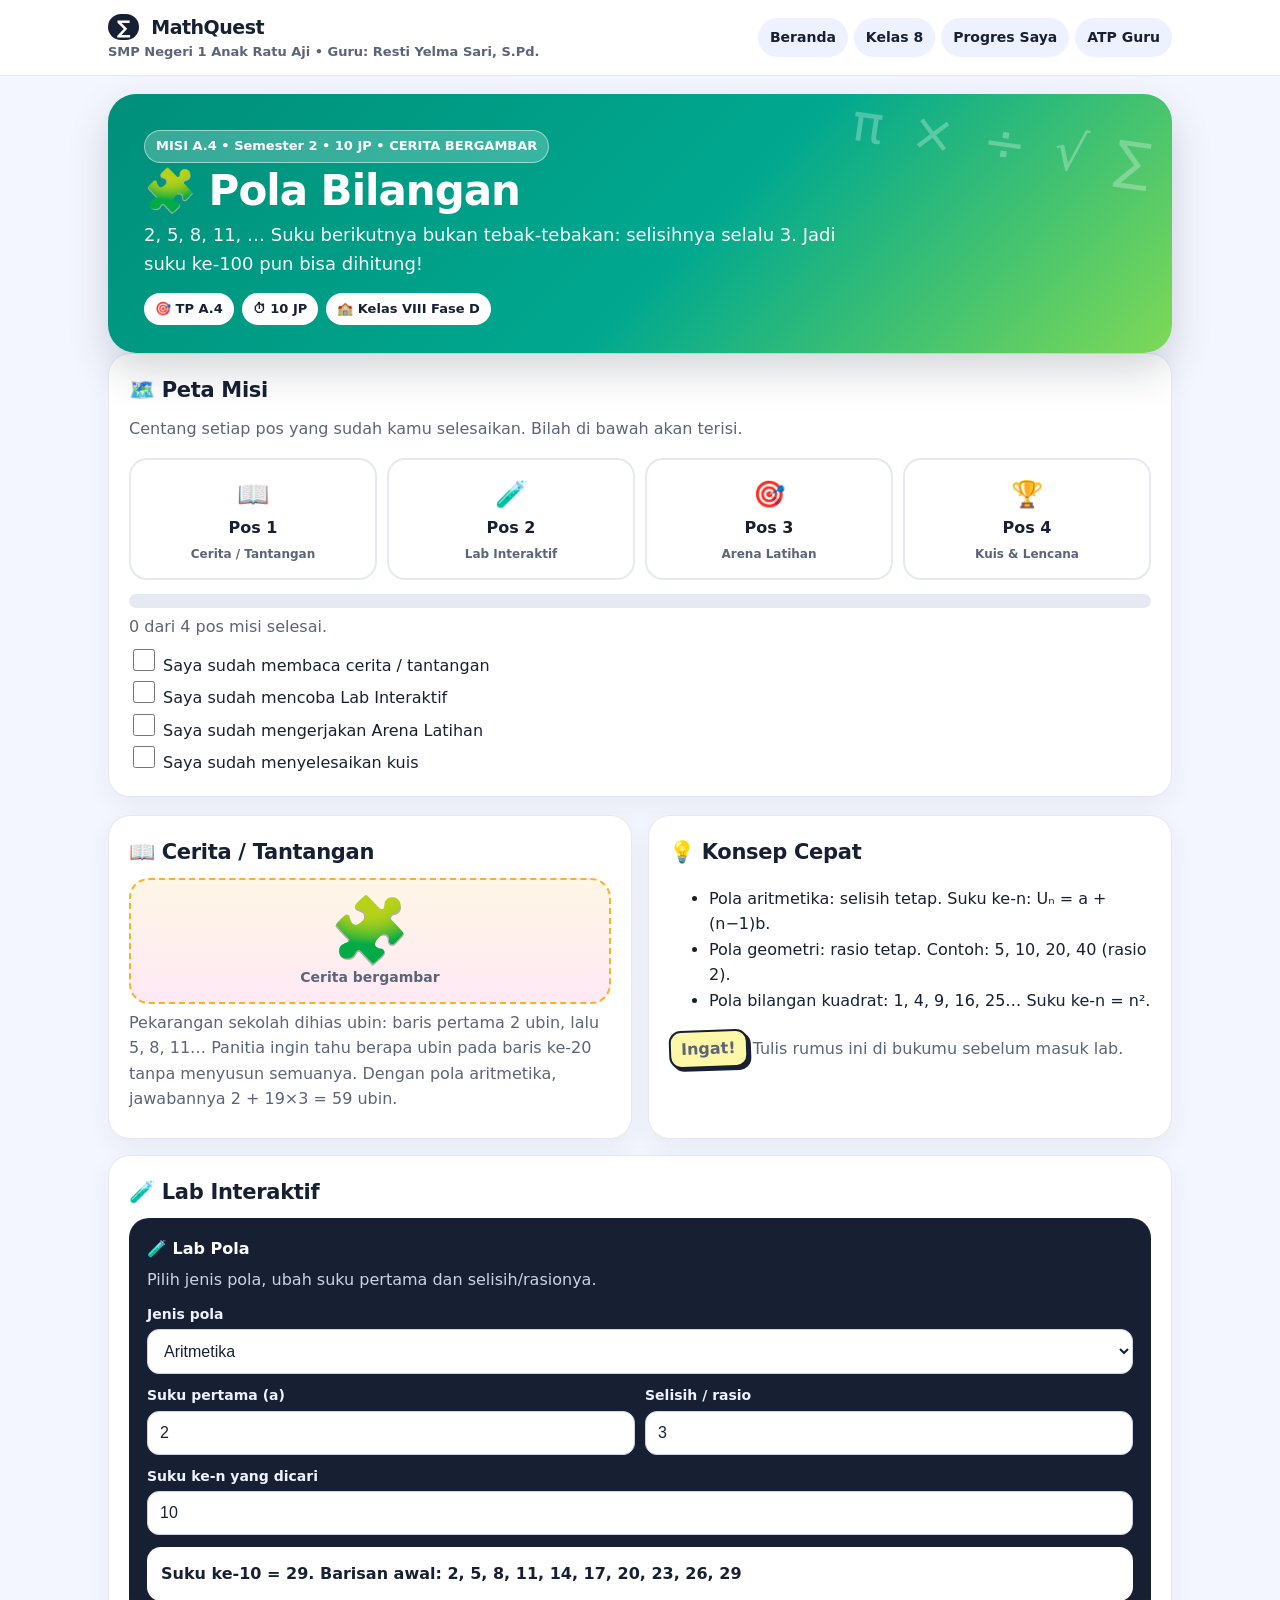
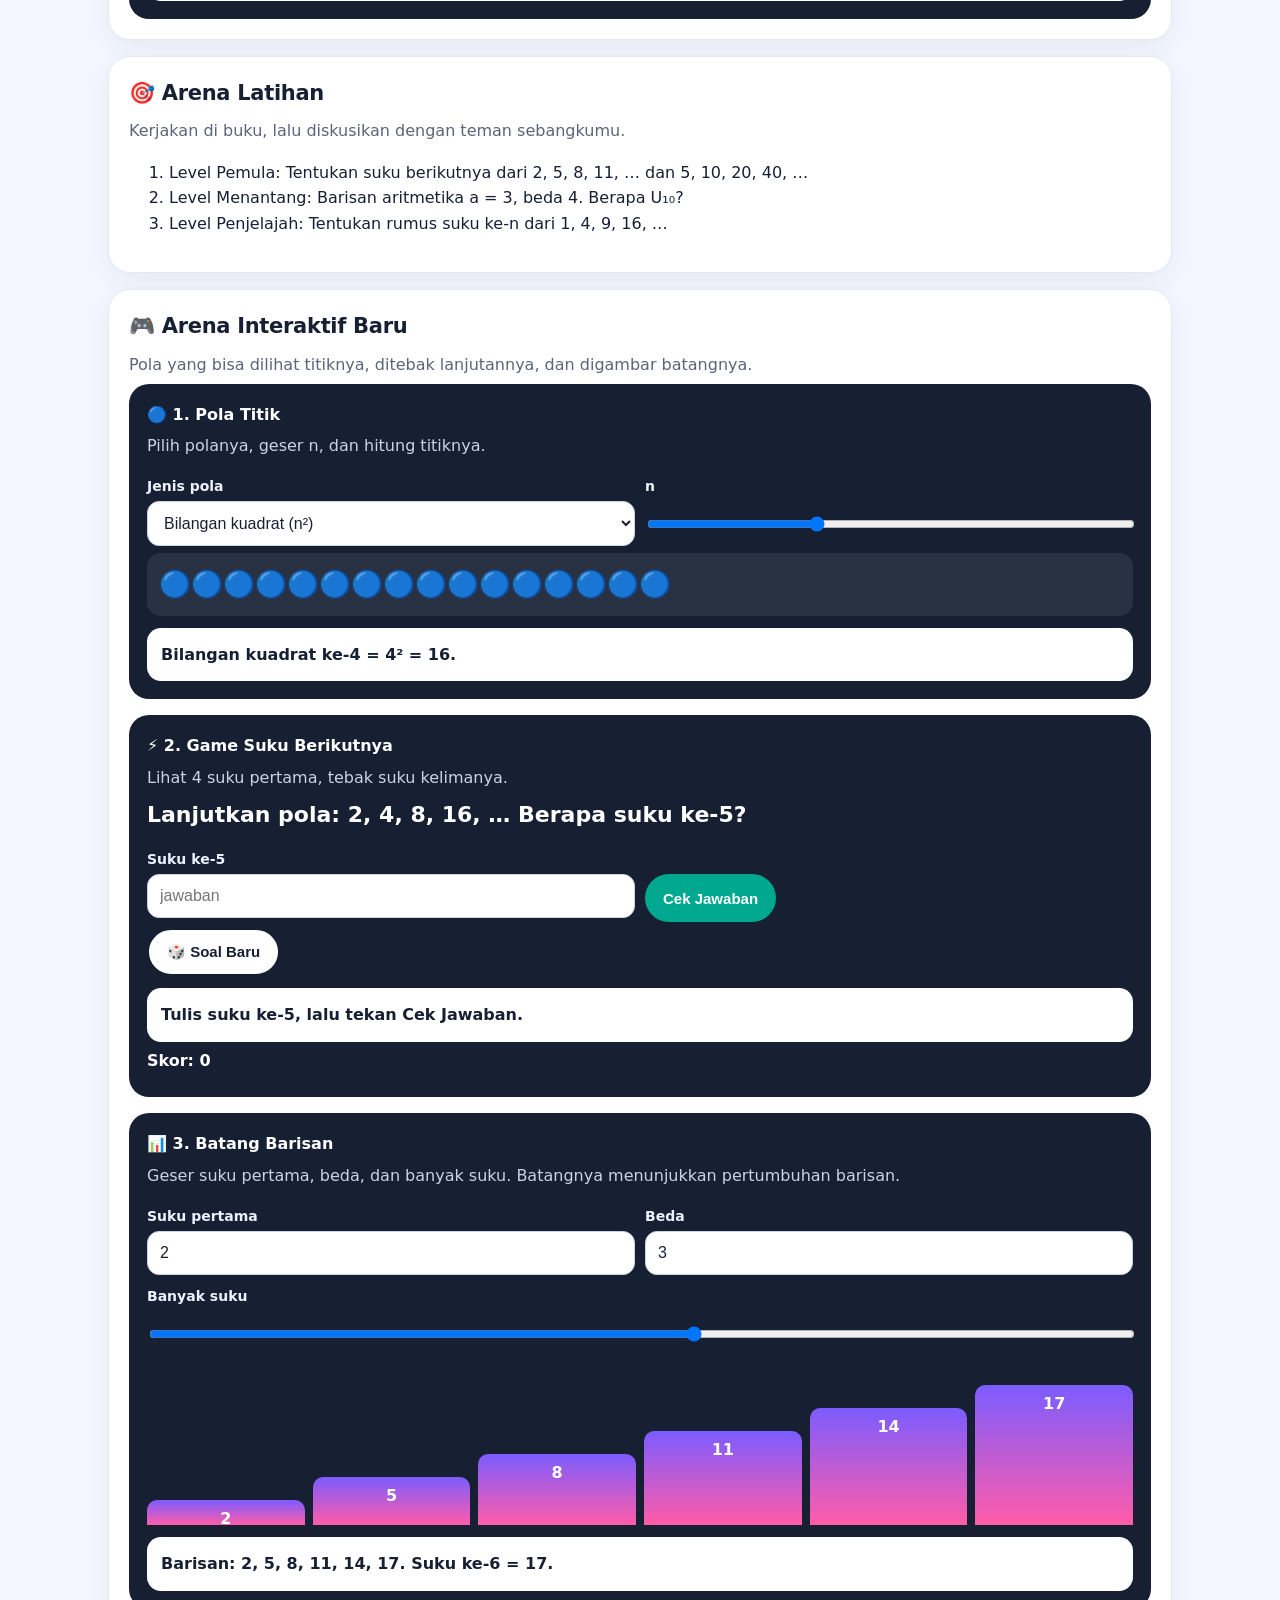
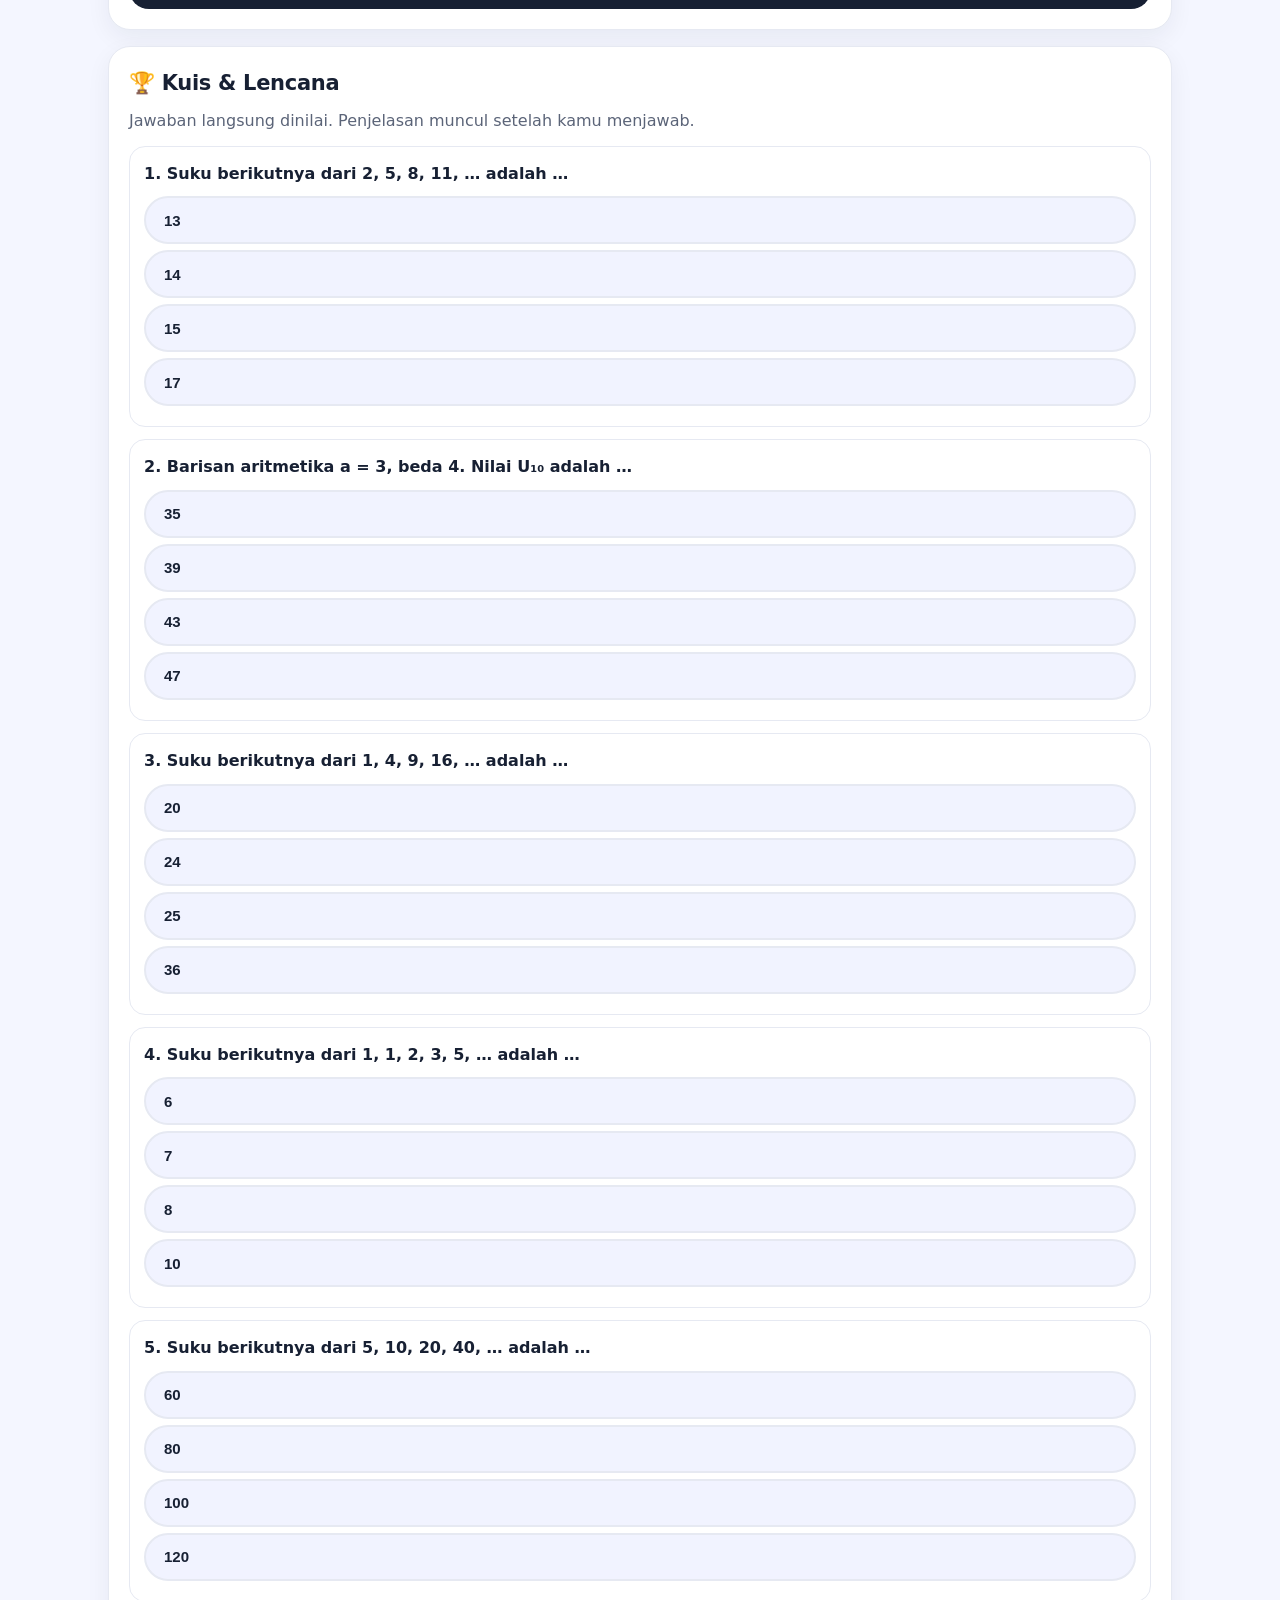
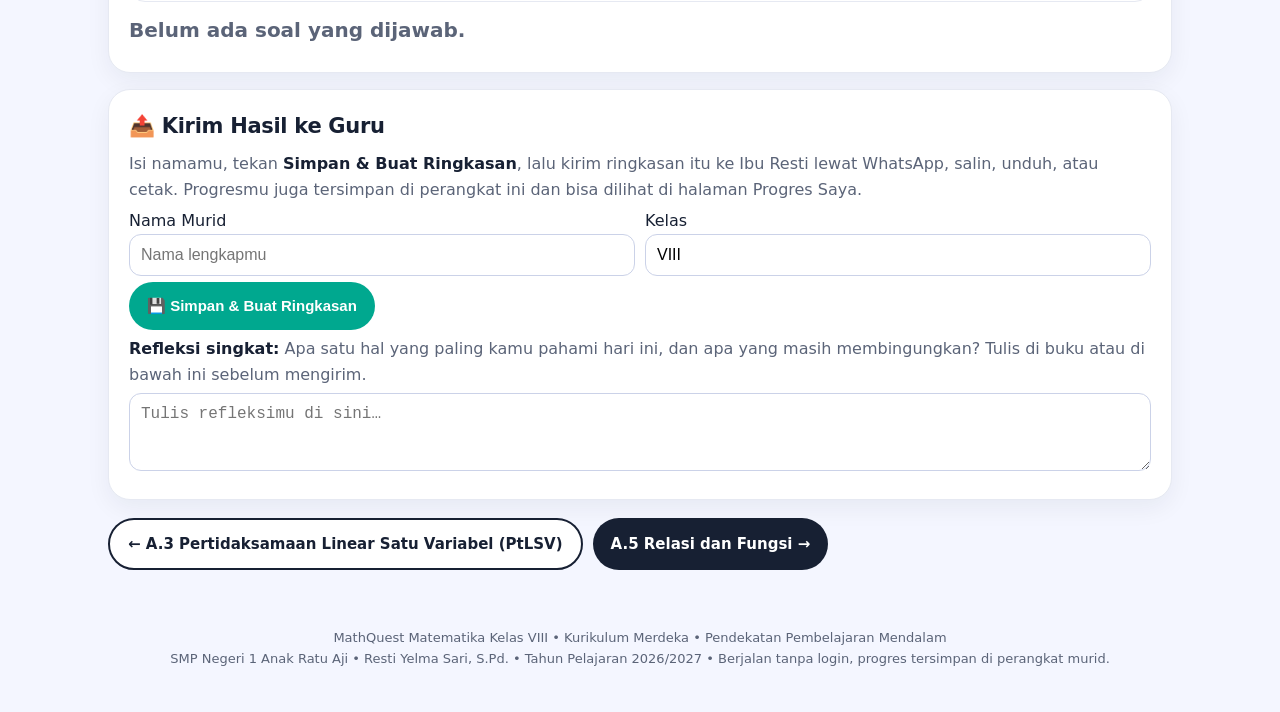
<file: kelas-8/a4-pola-bilangan.html>
<!DOCTYPE html><html lang="id"><head><meta charset="utf-8"><meta name="viewport" content="width=device-width,initial-scale=1">
<title>A.4 Pola Bilangan — MathQuest Kelas VIII</title>
<link rel="stylesheet" href="../assets/css/style.css"></head>
<body data-elemen="aljabar" data-tp="A.4" data-judul="Pola Bilangan">
<div class="topbar"><div class="topbar-inner"><div><div class="logo"><span>∑</span> MathQuest</div><div class="school">SMP Negeri 1 Anak Ratu Aji • Guru: Resti Yelma Sari, S.Pd.</div></div><nav class="mainnav"><a href="../index.html">Beranda</a><a href="../kelas-8/index.html">Kelas 8</a><a href="../kelas-8/progres.html">Progres Saya</a><a href="../kelas-8/atp.html">ATP Guru</a></nav></div></div>
<div class="wrap">
<section class="hero"><div class="symbols">π × ÷ √ ∑</div>
<span class="badge">MISI A.4 • Semester 2 • 10 JP • CERITA BERGAMBAR</span>
<h1>🧩 Pola Bilangan</h1>
<p>2, 5, 8, 11, … Suku berikutnya bukan tebak-tebakan: selisihnya selalu 3. Jadi suku ke-100 pun bisa dihitung!</p>
<div class="pillrow"><span class="pill">🎯 TP A.4</span><span class="pill">⏱ 10 JP</span><span class="pill">🏫 Kelas VIII Fase D</span></div></section>

<section class="card" id="peta"><h2>🗺️ Peta Misi</h2><p>Centang setiap pos yang sudah kamu selesaikan. Bilah di bawah akan terisi.</p>
<div class="mission">
<div class="pos" data-pos="cerita"><div class="num">📖</div>Pos 1<small>Cerita / Tantangan</small></div>
<div class="pos" data-pos="lab"><div class="num">🧪</div>Pos 2<small>Lab Interaktif</small></div>
<div class="pos" data-pos="latihan"><div class="num">🎯</div>Pos 3<small>Arena Latihan</small></div>
<div class="pos" data-pos="kuis"><div class="num">🏆</div>Pos 4<small>Kuis &amp; Lencana</small></div></div>
<div class="bar" style="margin-top:14px"><i id="missionBar" style="width:0%"></i></div><p id="missionText">0 dari 4 pos misi selesai.</p>
<label><input type="checkbox" class="mission-check check" data-pos="cerita"> Saya sudah membaca cerita / tantangan</label><br>
<label><input type="checkbox" class="mission-check check" data-pos="lab"> Saya sudah mencoba Lab Interaktif</label><br>
<label><input type="checkbox" class="mission-check check" data-pos="latihan"> Saya sudah mengerjakan Arena Latihan</label><br>
<label><input type="checkbox" class="mission-check check" data-pos="kuis"> Saya sudah menyelesaikan kuis</label></section>

<div class="grid">
<section class="card"><h2>📖 Cerita / Tantangan</h2><div class="illus">🧩<small>Cerita bergambar</small></div><p>Pekarangan sekolah dihias ubin: baris pertama 2 ubin, lalu 5, 8, 11… Panitia ingin tahu berapa ubin pada baris ke-20 tanpa menyusun semuanya. Dengan pola aritmetika, jawabannya 2 + 19×3 = 59 ubin.</p></section>
<section class="card"><h2>💡 Konsep Cepat</h2><ul><li>Pola aritmetika: selisih tetap. Suku ke-n: Uₙ = a + (n−1)b.</li><li>Pola geometri: rasio tetap. Contoh: 5, 10, 20, 40 (rasio 2).</li><li>Pola bilangan kuadrat: 1, 4, 9, 16, 25… Suku ke-n = n².</li></ul><p><span class="sticker">Ingat!</span> Tulis rumus ini di bukumu sebelum masuk lab.</p></section></div>

<section class="card" style="margin-top:16px"><h2>🧪 Lab Interaktif</h2><div class="lab"><h3>🧪 Lab Pola</h3><p style="color:#cbd2e8">Pilih jenis pola, ubah suku pertama dan selisih/rasionya.</p><label>Jenis pola</label><select id="polaJenis"><option value="arit">Aritmetika</option><option value="geo">Geometri</option><option value="kuadrat">Bilangan kuadrat</option></select><div class="row"><div><label>Suku pertama (a)</label><input id="polaA1" type="number" value="2" step="1"></div><div><label>Selisih / rasio</label><input id="polaD" type="number" value="3" step="1"></div></div><label>Suku ke-n yang dicari</label><input id="polaN" type="number" value="10" step="1"><div class="out" id="polaOut"></div></div></section>

<section class="card" style="margin-top:16px"><h2>🎯 Arena Latihan</h2><p>Kerjakan di buku, lalu diskusikan dengan teman sebangkumu.</p><ol><li>Level Pemula: Tentukan suku berikutnya dari 2, 5, 8, 11, … dan 5, 10, 20, 40, …</li><li>Level Menantang: Barisan aritmetika a = 3, beda 4. Berapa U₁₀?</li><li>Level Penjelajah: Tentukan rumus suku ke-n dari 1, 4, 9, 16, …</li></ol></section>

<section class="card" style="margin-top:16px"><h2>🎮 Arena Interaktif Baru</h2><p>Pola yang bisa dilihat titiknya, ditebak lanjutannya, dan digambar batangnya.</p>
<div class="lab"><h3>🔵 1. Pola Titik</h3><p style="color:#cbd2e8">Pilih polanya, geser n, dan hitung titiknya.</p><div class="row"><div><label>Jenis pola</label><select id="polaVisualJenis"><option value="kuadrat">Bilangan kuadrat (n²)</option><option value="segitiga">Bilangan segitiga</option><option value="genap">Bilangan genap (2n)</option></select></div><div><label>n</label><input id="polaVisualN" type="range" min="1" max="10" step="1" value="4"></div></div><div class="bakteri-grid" id="polaVisualGrid" style="background:rgba(255,255,255,.08)"></div><div class="out" id="polaVisualOut"></div></div>
<div style="height:16px"></div>
<div class="lab"><h3>⚡ 2. Game Suku Berikutnya</h3><p style="color:#cbd2e8">Lihat 4 suku pertama, tebak suku kelimanya.</p><p id="polaGameSoal" style="font-size:22px;font-weight:900;color:#fff">Siap?</p><div class="row"><div><label>Suku ke-5</label><input id="polaGameJawab" type="number" placeholder="jawaban"></div><div><label>&nbsp;</label><button type="button" class="btn-green" id="polaGameCek">Cek Jawaban</button></div></div><p><button type="button" class="btn-light" id="polaGameBaru">🎲 Soal Baru</button></p><div class="out" id="polaGameOut"></div><p id="polaGameSkor" style="color:#fff;font-weight:800">Skor: 0</p></div>
<div style="height:16px"></div>
<div class="lab"><h3>📊 3. Batang Barisan</h3><p style="color:#cbd2e8">Geser suku pertama, beda, dan banyak suku. Batangnya menunjukkan pertumbuhan barisan.</p><div class="row"><div><label>Suku pertama</label><input id="barisanA1" type="number" value="2"></div><div><label>Beda</label><input id="barisanBeda" type="number" value="3"></div></div><label>Banyak suku</label><input id="barisanN" type="range" min="1" max="10" step="1" value="6"><div class="barchart" id="barisanChart"></div><div class="out" id="barisanOut"></div></div>
</section>

<section class="card quiz" style="margin-top:16px"><h2>🏆 Kuis &amp; Lencana</h2><p>Jawaban langsung dinilai. Penjelasan muncul setelah kamu menjawab.</p><div class="q"><p>1. Suku berikutnya dari 2, 5, 8, 11, … adalah …</p><button type="button" class="opt" data-ok="0">13</button><button type="button" class="opt" data-ok="1">14</button><button type="button" class="opt" data-ok="0">15</button><button type="button" class="opt" data-ok="0">17</button><div class="fb" hidden>💡 Selisihnya 3, jadi 11 + 3 = 14.</div></div><div class="q"><p>2. Barisan aritmetika a = 3, beda 4. Nilai U₁₀ adalah …</p><button type="button" class="opt" data-ok="0">35</button><button type="button" class="opt" data-ok="1">39</button><button type="button" class="opt" data-ok="0">43</button><button type="button" class="opt" data-ok="0">47</button><div class="fb" hidden>💡 U₁₀ = 3 + 9×4 = 39.</div></div><div class="q"><p>3. Suku berikutnya dari 1, 4, 9, 16, … adalah …</p><button type="button" class="opt" data-ok="0">20</button><button type="button" class="opt" data-ok="0">24</button><button type="button" class="opt" data-ok="1">25</button><button type="button" class="opt" data-ok="0">36</button><div class="fb" hidden>💡 Itu bilangan kuadrat: 5² = 25.</div></div><div class="q"><p>4. Suku berikutnya dari 1, 1, 2, 3, 5, … adalah …</p><button type="button" class="opt" data-ok="0">6</button><button type="button" class="opt" data-ok="0">7</button><button type="button" class="opt" data-ok="1">8</button><button type="button" class="opt" data-ok="0">10</button><div class="fb" hidden>💡 Pola Fibonacci: 3 + 5 = 8.</div></div><div class="q"><p>5. Suku berikutnya dari 5, 10, 20, 40, … adalah …</p><button type="button" class="opt" data-ok="0">60</button><button type="button" class="opt" data-ok="1">80</button><button type="button" class="opt" data-ok="0">100</button><button type="button" class="opt" data-ok="0">120</button><div class="fb" hidden>💡 Rasionya 2, jadi 40 × 2 = 80.</div></div><p class="score-out score">Belum ada soal yang dijawab.</p></section>

<section class="card" style="margin-top:16px"><h2>📤 Kirim Hasil ke Guru</h2>
<p>Isi namamu, tekan <strong>Simpan &amp; Buat Ringkasan</strong>, lalu kirim ringkasan itu ke Ibu Resti lewat WhatsApp, salin, unduh, atau cetak. Progresmu juga tersimpan di perangkat ini dan bisa dilihat di halaman Progres Saya.</p>
<div class="row" style="display:grid;grid-template-columns:1fr 1fr;gap:10px"><div><label>Nama Murid</label><input id="namaMurid" type="text" placeholder="Nama lengkapmu"></div><div><label>Kelas</label><input id="kelasMurid" type="text" value="VIII" placeholder="Contoh: VIII A"></div></div>
<p><button type="button" class="btn-green" id="simpanHasil">💾 Simpan &amp; Buat Ringkasan</button></p>
<div id="hasilBox" hidden><div class="out" id="hasilOut"></div><p style="margin-top:12px">
<button type="button" data-share="wa" class="btn">💬 Kirim via WhatsApp</button>
<button type="button" data-share="salin" class="btn btn-light">📋 Salin</button>
<button type="button" data-share="unduh" class="btn btn-light">⬇️ Unduh</button>
<button type="button" data-share="cetak" class="btn btn-light">🖨️ Cetak</button></p></div>
<p><strong>Refleksi singkat:</strong> Apa satu hal yang paling kamu pahami hari ini, dan apa yang masih membingungkan? Tulis di buku atau di bawah ini sebelum mengirim.</p>
<textarea rows="3" placeholder="Tulis refleksimu di sini…"></textarea></section>

<p style="display:flex;gap:10px;flex-wrap:wrap;margin-top:18px"><a class="btn btn-light" href="a3-ptlsv.html">← A.3 Pertidaksamaan Linear Satu Variabel (PtLSV)</a><a class="btn" href="a5-relasi-fungsi.html">A.5 Relasi dan Fungsi →</a></p>
</div><footer>MathQuest Matematika Kelas VIII • Kurikulum Merdeka • Pendekatan Pembelajaran Mendalam<br>SMP Negeri 1 Anak Ratu Aji • Resti Yelma Sari, S.Pd. • Tahun Pelajaran 2026/2027 • Berjalan tanpa login, progres tersimpan di perangkat murid.</footer><script src="../assets/js/app.js"></script><script src="../assets/js/arena.js"></script></body></html>
</file>
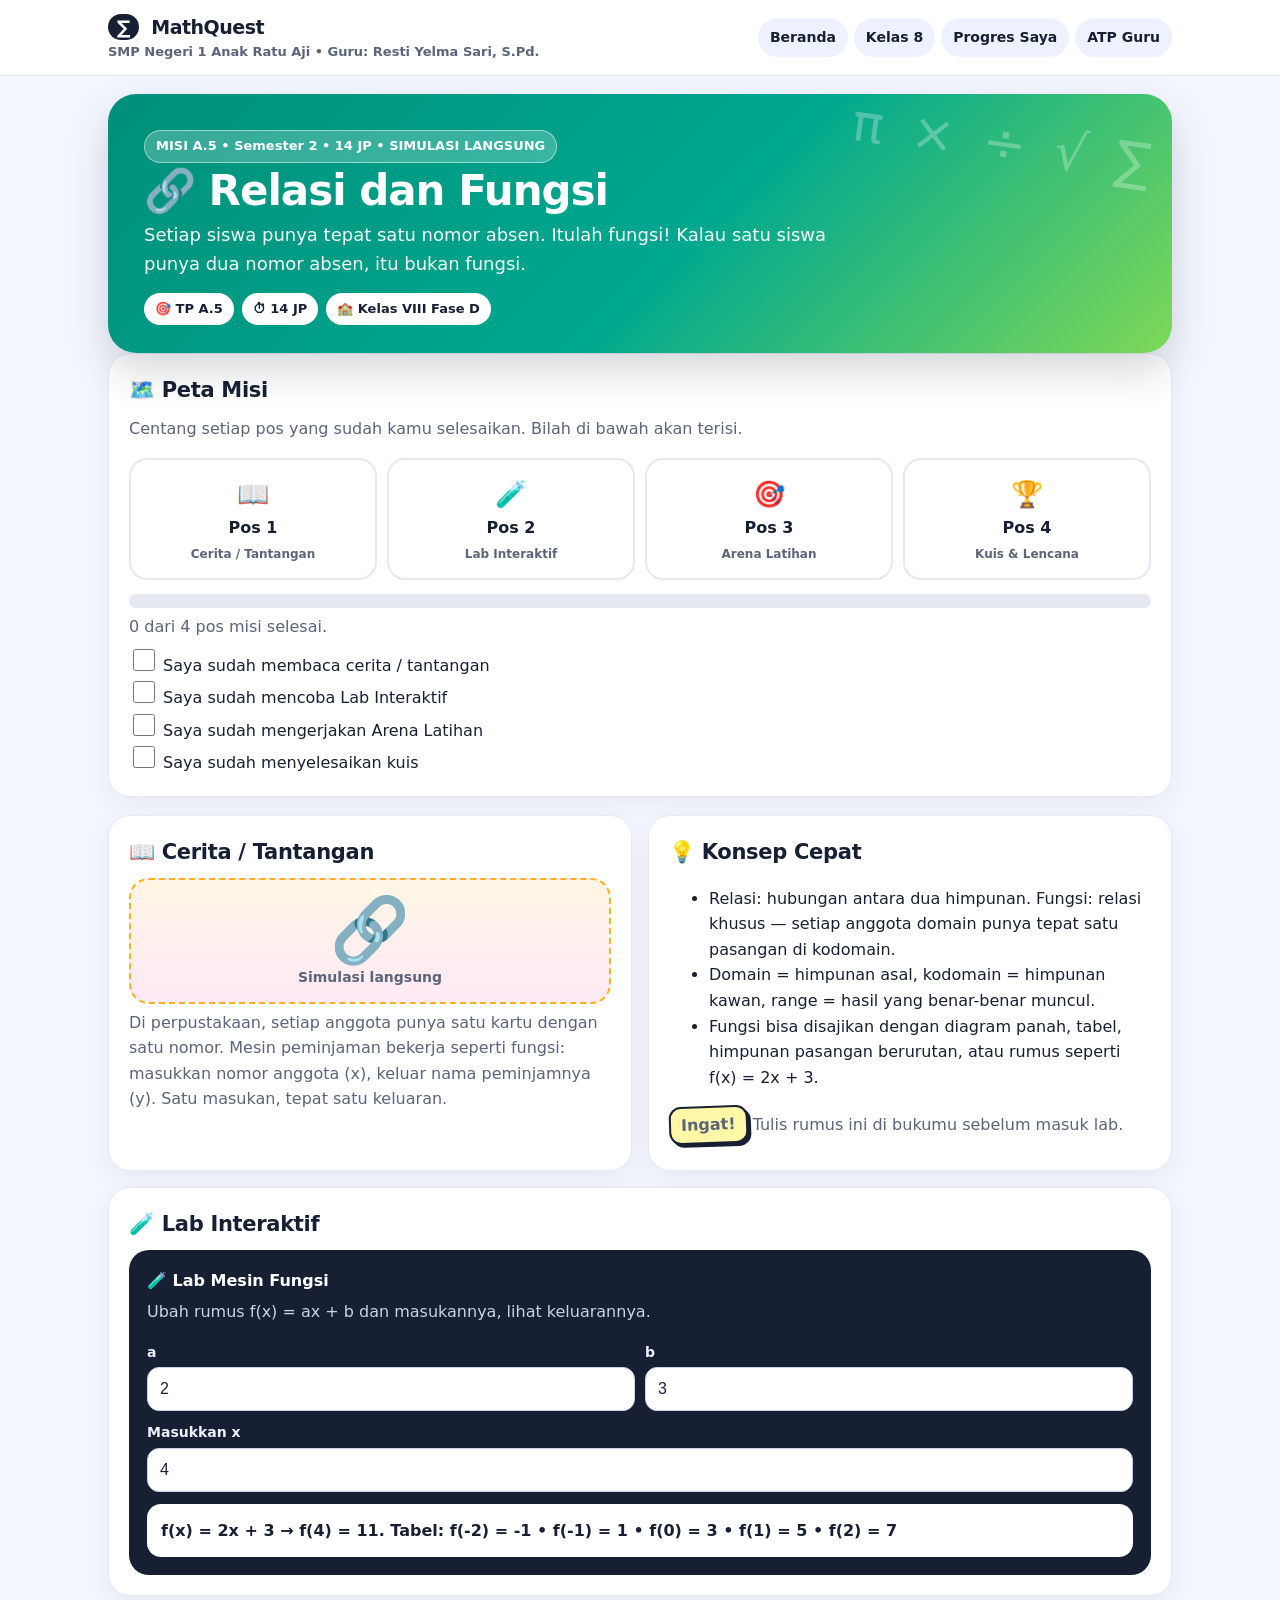
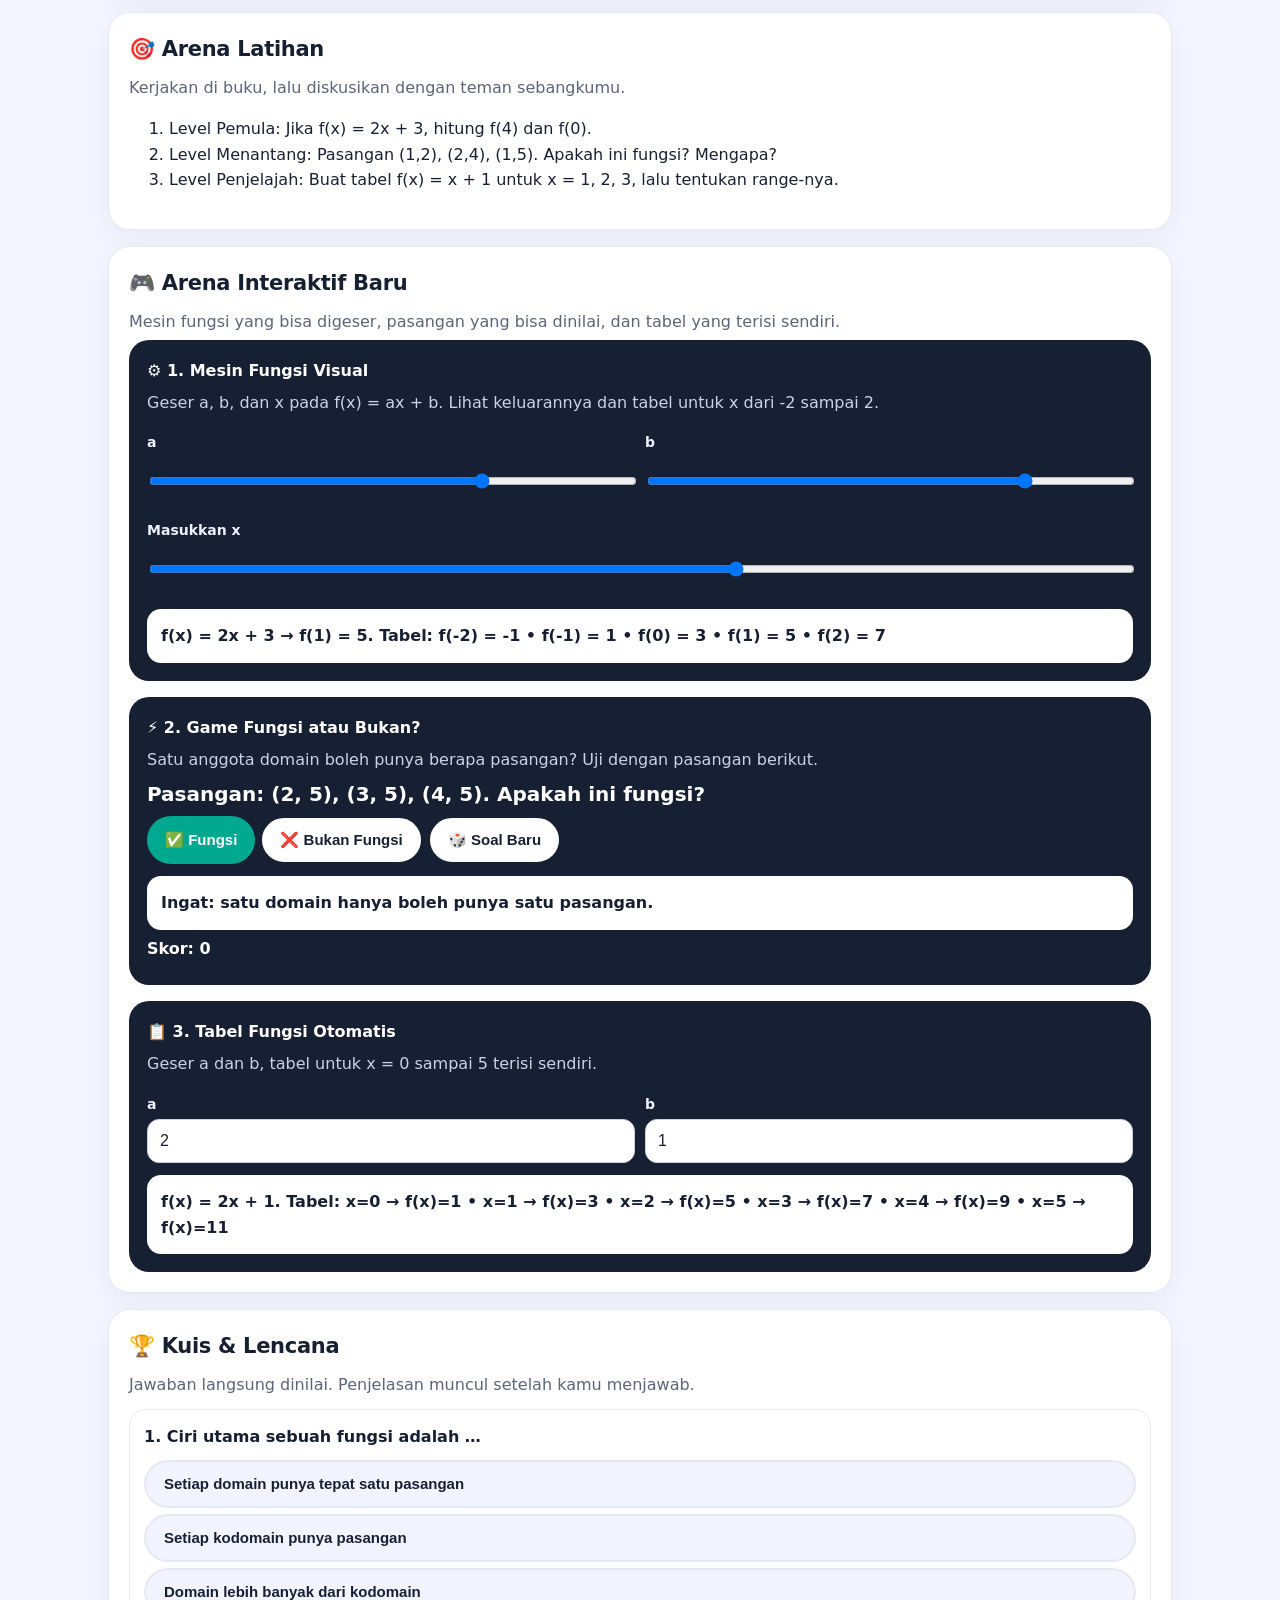
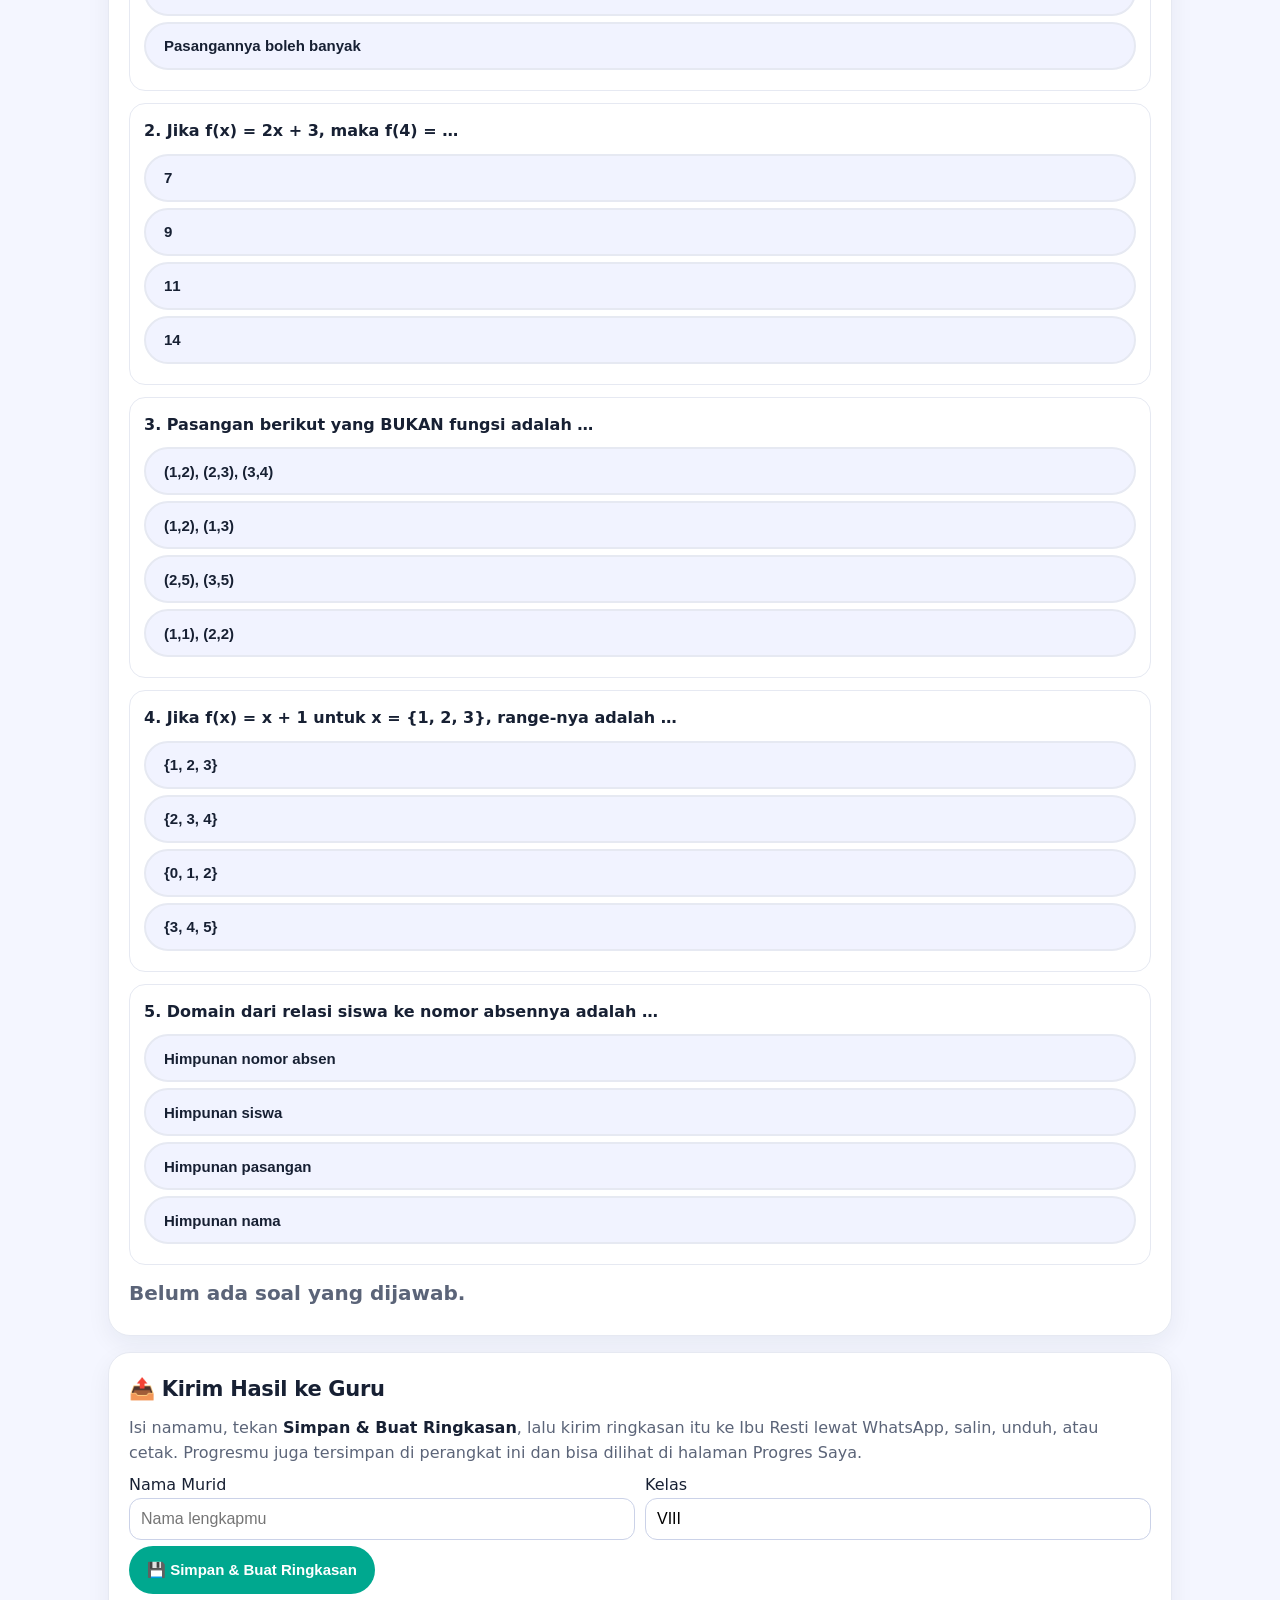
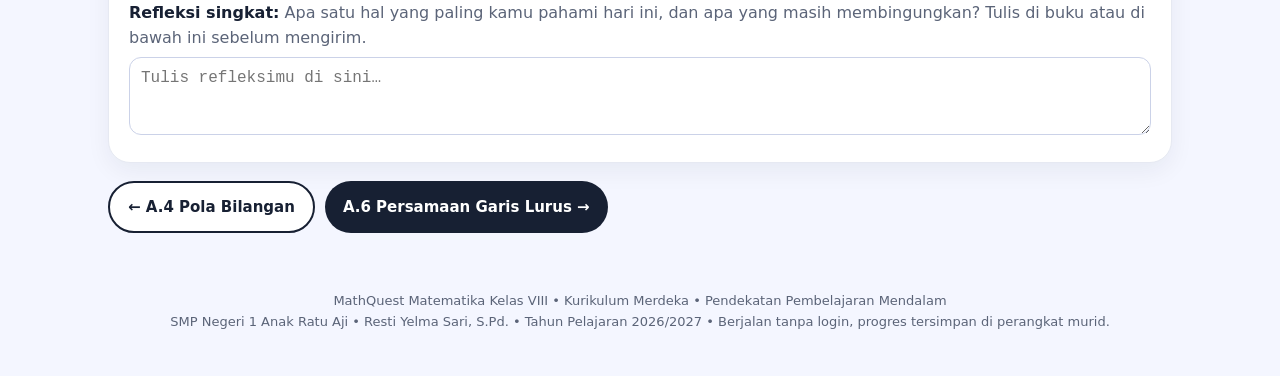
<file: kelas-8/a5-relasi-fungsi.html>
<!DOCTYPE html><html lang="id"><head><meta charset="utf-8"><meta name="viewport" content="width=device-width,initial-scale=1">
<title>A.5 Relasi dan Fungsi — MathQuest Kelas VIII</title>
<link rel="stylesheet" href="../assets/css/style.css"></head>
<body data-elemen="aljabar" data-tp="A.5" data-judul="Relasi dan Fungsi">
<div class="topbar"><div class="topbar-inner"><div><div class="logo"><span>∑</span> MathQuest</div><div class="school">SMP Negeri 1 Anak Ratu Aji • Guru: Resti Yelma Sari, S.Pd.</div></div><nav class="mainnav"><a href="../index.html">Beranda</a><a href="../kelas-8/index.html">Kelas 8</a><a href="../kelas-8/progres.html">Progres Saya</a><a href="../kelas-8/atp.html">ATP Guru</a></nav></div></div>
<div class="wrap">
<section class="hero"><div class="symbols">π × ÷ √ ∑</div>
<span class="badge">MISI A.5 • Semester 2 • 14 JP • SIMULASI LANGSUNG</span>
<h1>🔗 Relasi dan Fungsi</h1>
<p>Setiap siswa punya tepat satu nomor absen. Itulah fungsi! Kalau satu siswa punya dua nomor absen, itu bukan fungsi.</p>
<div class="pillrow"><span class="pill">🎯 TP A.5</span><span class="pill">⏱ 14 JP</span><span class="pill">🏫 Kelas VIII Fase D</span></div></section>

<section class="card" id="peta"><h2>🗺️ Peta Misi</h2><p>Centang setiap pos yang sudah kamu selesaikan. Bilah di bawah akan terisi.</p>
<div class="mission">
<div class="pos" data-pos="cerita"><div class="num">📖</div>Pos 1<small>Cerita / Tantangan</small></div>
<div class="pos" data-pos="lab"><div class="num">🧪</div>Pos 2<small>Lab Interaktif</small></div>
<div class="pos" data-pos="latihan"><div class="num">🎯</div>Pos 3<small>Arena Latihan</small></div>
<div class="pos" data-pos="kuis"><div class="num">🏆</div>Pos 4<small>Kuis &amp; Lencana</small></div></div>
<div class="bar" style="margin-top:14px"><i id="missionBar" style="width:0%"></i></div><p id="missionText">0 dari 4 pos misi selesai.</p>
<label><input type="checkbox" class="mission-check check" data-pos="cerita"> Saya sudah membaca cerita / tantangan</label><br>
<label><input type="checkbox" class="mission-check check" data-pos="lab"> Saya sudah mencoba Lab Interaktif</label><br>
<label><input type="checkbox" class="mission-check check" data-pos="latihan"> Saya sudah mengerjakan Arena Latihan</label><br>
<label><input type="checkbox" class="mission-check check" data-pos="kuis"> Saya sudah menyelesaikan kuis</label></section>

<div class="grid">
<section class="card"><h2>📖 Cerita / Tantangan</h2><div class="illus">🔗<small>Simulasi langsung</small></div><p>Di perpustakaan, setiap anggota punya satu kartu dengan satu nomor. Mesin peminjaman bekerja seperti fungsi: masukkan nomor anggota (x), keluar nama peminjamnya (y). Satu masukan, tepat satu keluaran.</p></section>
<section class="card"><h2>💡 Konsep Cepat</h2><ul><li>Relasi: hubungan antara dua himpunan. Fungsi: relasi khusus — setiap anggota domain punya tepat satu pasangan di kodomain.</li><li>Domain = himpunan asal, kodomain = himpunan kawan, range = hasil yang benar-benar muncul.</li><li>Fungsi bisa disajikan dengan diagram panah, tabel, himpunan pasangan berurutan, atau rumus seperti f(x) = 2x + 3.</li></ul><p><span class="sticker">Ingat!</span> Tulis rumus ini di bukumu sebelum masuk lab.</p></section></div>

<section class="card" style="margin-top:16px"><h2>🧪 Lab Interaktif</h2><div class="lab"><h3>🧪 Lab Mesin Fungsi</h3><p style="color:#cbd2e8">Ubah rumus f(x) = ax + b dan masukannya, lihat keluarannya.</p><div class="row"><div><label>a</label><input id="fungsiA" type="number" value="2" step="1"></div><div><label>b</label><input id="fungsiB" type="number" value="3" step="1"></div></div><label>Masukkan x</label><input id="fungsiX" type="number" value="4" step="1"><div class="out" id="fungsiOut"></div></div></section>

<section class="card" style="margin-top:16px"><h2>🎯 Arena Latihan</h2><p>Kerjakan di buku, lalu diskusikan dengan teman sebangkumu.</p><ol><li>Level Pemula: Jika f(x) = 2x + 3, hitung f(4) dan f(0).</li><li>Level Menantang: Pasangan (1,2), (2,4), (1,5). Apakah ini fungsi? Mengapa?</li><li>Level Penjelajah: Buat tabel f(x) = x + 1 untuk x = 1, 2, 3, lalu tentukan range-nya.</li></ol></section>

<section class="card" style="margin-top:16px"><h2>🎮 Arena Interaktif Baru</h2><p>Mesin fungsi yang bisa digeser, pasangan yang bisa dinilai, dan tabel yang terisi sendiri.</p>
<div class="lab"><h3>⚙️ 1. Mesin Fungsi Visual</h3><p style="color:#cbd2e8">Geser a, b, dan x pada f(x) = ax + b. Lihat keluarannya dan tabel untuk x dari -2 sampai 2.</p><div class="row"><div><label>a</label><input id="fungsiVisualA" type="range" min="-5" max="5" step="1" value="2"></div><div><label>b</label><input id="fungsiVisualB" type="range" min="-5" max="5" step="1" value="3"></div></div><label>Masukkan x</label><input id="fungsiVisualX" type="range" min="-5" max="5" step="1" value="1"><div class="out" id="fungsiVisualOut"></div></div>
<div style="height:16px"></div>
<div class="lab"><h3>⚡ 2. Game Fungsi atau Bukan?</h3><p style="color:#cbd2e8">Satu anggota domain boleh punya berapa pasangan? Uji dengan pasangan berikut.</p><p id="fungsiGameSoal" style="font-size:20px;font-weight:900;color:#fff">Siap?</p><p><button type="button" class="btn-green" id="fungsiYa">✅ Fungsi</button> <button type="button" class="btn-light" id="fungsiTidak">❌ Bukan Fungsi</button> <button type="button" class="btn-light" id="fungsiGameBaru">🎲 Soal Baru</button></p><div class="out" id="fungsiGameOut"></div><p id="fungsiGameSkor" style="color:#fff;font-weight:800">Skor: 0</p></div>
<div style="height:16px"></div>
<div class="lab"><h3>📋 3. Tabel Fungsi Otomatis</h3><p style="color:#cbd2e8">Geser a dan b, tabel untuk x = 0 sampai 5 terisi sendiri.</p><div class="row"><div><label>a</label><input id="tabelA" type="number" value="2"></div><div><label>b</label><input id="tabelB" type="number" value="1"></div></div><div class="out" id="tabelOut"></div></div>
</section>

<section class="card quiz" style="margin-top:16px"><h2>🏆 Kuis &amp; Lencana</h2><p>Jawaban langsung dinilai. Penjelasan muncul setelah kamu menjawab.</p><div class="q"><p>1. Ciri utama sebuah fungsi adalah …</p><button type="button" class="opt" data-ok="1">Setiap domain punya tepat satu pasangan</button><button type="button" class="opt" data-ok="0">Setiap kodomain punya pasangan</button><button type="button" class="opt" data-ok="0">Domain lebih banyak dari kodomain</button><button type="button" class="opt" data-ok="0">Pasangannya boleh banyak</button><div class="fb" hidden>💡 Itulah definisi fungsi.</div></div><div class="q"><p>2. Jika f(x) = 2x + 3, maka f(4) = …</p><button type="button" class="opt" data-ok="0">7</button><button type="button" class="opt" data-ok="0">9</button><button type="button" class="opt" data-ok="1">11</button><button type="button" class="opt" data-ok="0">14</button><div class="fb" hidden>💡 f(4) = 8 + 3 = 11.</div></div><div class="q"><p>3. Pasangan berikut yang BUKAN fungsi adalah …</p><button type="button" class="opt" data-ok="0">(1,2), (2,3), (3,4)</button><button type="button" class="opt" data-ok="1">(1,2), (1,3)</button><button type="button" class="opt" data-ok="0">(2,5), (3,5)</button><button type="button" class="opt" data-ok="0">(1,1), (2,2)</button><div class="fb" hidden>💡 Anggota 1 punya dua pasangan (2 dan 3).</div></div><div class="q"><p>4. Jika f(x) = x + 1 untuk x = {1, 2, 3}, range-nya adalah …</p><button type="button" class="opt" data-ok="0">{1, 2, 3}</button><button type="button" class="opt" data-ok="1">{2, 3, 4}</button><button type="button" class="opt" data-ok="0">{0, 1, 2}</button><button type="button" class="opt" data-ok="0">{3, 4, 5}</button><div class="fb" hidden>💡 Hasilnya 2, 3, dan 4.</div></div><div class="q"><p>5. Domain dari relasi siswa ke nomor absennya adalah …</p><button type="button" class="opt" data-ok="0">Himpunan nomor absen</button><button type="button" class="opt" data-ok="1">Himpunan siswa</button><button type="button" class="opt" data-ok="0">Himpunan pasangan</button><button type="button" class="opt" data-ok="0">Himpunan nama</button><div class="fb" hidden>💡 Domain adalah himpunan asal, yaitu siswa.</div></div><p class="score-out score">Belum ada soal yang dijawab.</p></section>

<section class="card" style="margin-top:16px"><h2>📤 Kirim Hasil ke Guru</h2>
<p>Isi namamu, tekan <strong>Simpan &amp; Buat Ringkasan</strong>, lalu kirim ringkasan itu ke Ibu Resti lewat WhatsApp, salin, unduh, atau cetak. Progresmu juga tersimpan di perangkat ini dan bisa dilihat di halaman Progres Saya.</p>
<div class="row" style="display:grid;grid-template-columns:1fr 1fr;gap:10px"><div><label>Nama Murid</label><input id="namaMurid" type="text" placeholder="Nama lengkapmu"></div><div><label>Kelas</label><input id="kelasMurid" type="text" value="VIII" placeholder="Contoh: VIII A"></div></div>
<p><button type="button" class="btn-green" id="simpanHasil">💾 Simpan &amp; Buat Ringkasan</button></p>
<div id="hasilBox" hidden><div class="out" id="hasilOut"></div><p style="margin-top:12px">
<button type="button" data-share="wa" class="btn">💬 Kirim via WhatsApp</button>
<button type="button" data-share="salin" class="btn btn-light">📋 Salin</button>
<button type="button" data-share="unduh" class="btn btn-light">⬇️ Unduh</button>
<button type="button" data-share="cetak" class="btn btn-light">🖨️ Cetak</button></p></div>
<p><strong>Refleksi singkat:</strong> Apa satu hal yang paling kamu pahami hari ini, dan apa yang masih membingungkan? Tulis di buku atau di bawah ini sebelum mengirim.</p>
<textarea rows="3" placeholder="Tulis refleksimu di sini…"></textarea></section>

<p style="display:flex;gap:10px;flex-wrap:wrap;margin-top:18px"><a class="btn btn-light" href="a4-pola-bilangan.html">← A.4 Pola Bilangan</a><a class="btn" href="a6-persamaan-garis-lurus.html">A.6 Persamaan Garis Lurus →</a></p>
</div><footer>MathQuest Matematika Kelas VIII • Kurikulum Merdeka • Pendekatan Pembelajaran Mendalam<br>SMP Negeri 1 Anak Ratu Aji • Resti Yelma Sari, S.Pd. • Tahun Pelajaran 2026/2027 • Berjalan tanpa login, progres tersimpan di perangkat murid.</footer><script src="../assets/js/app.js"></script><script src="../assets/js/arena.js"></script></body></html>
</file>
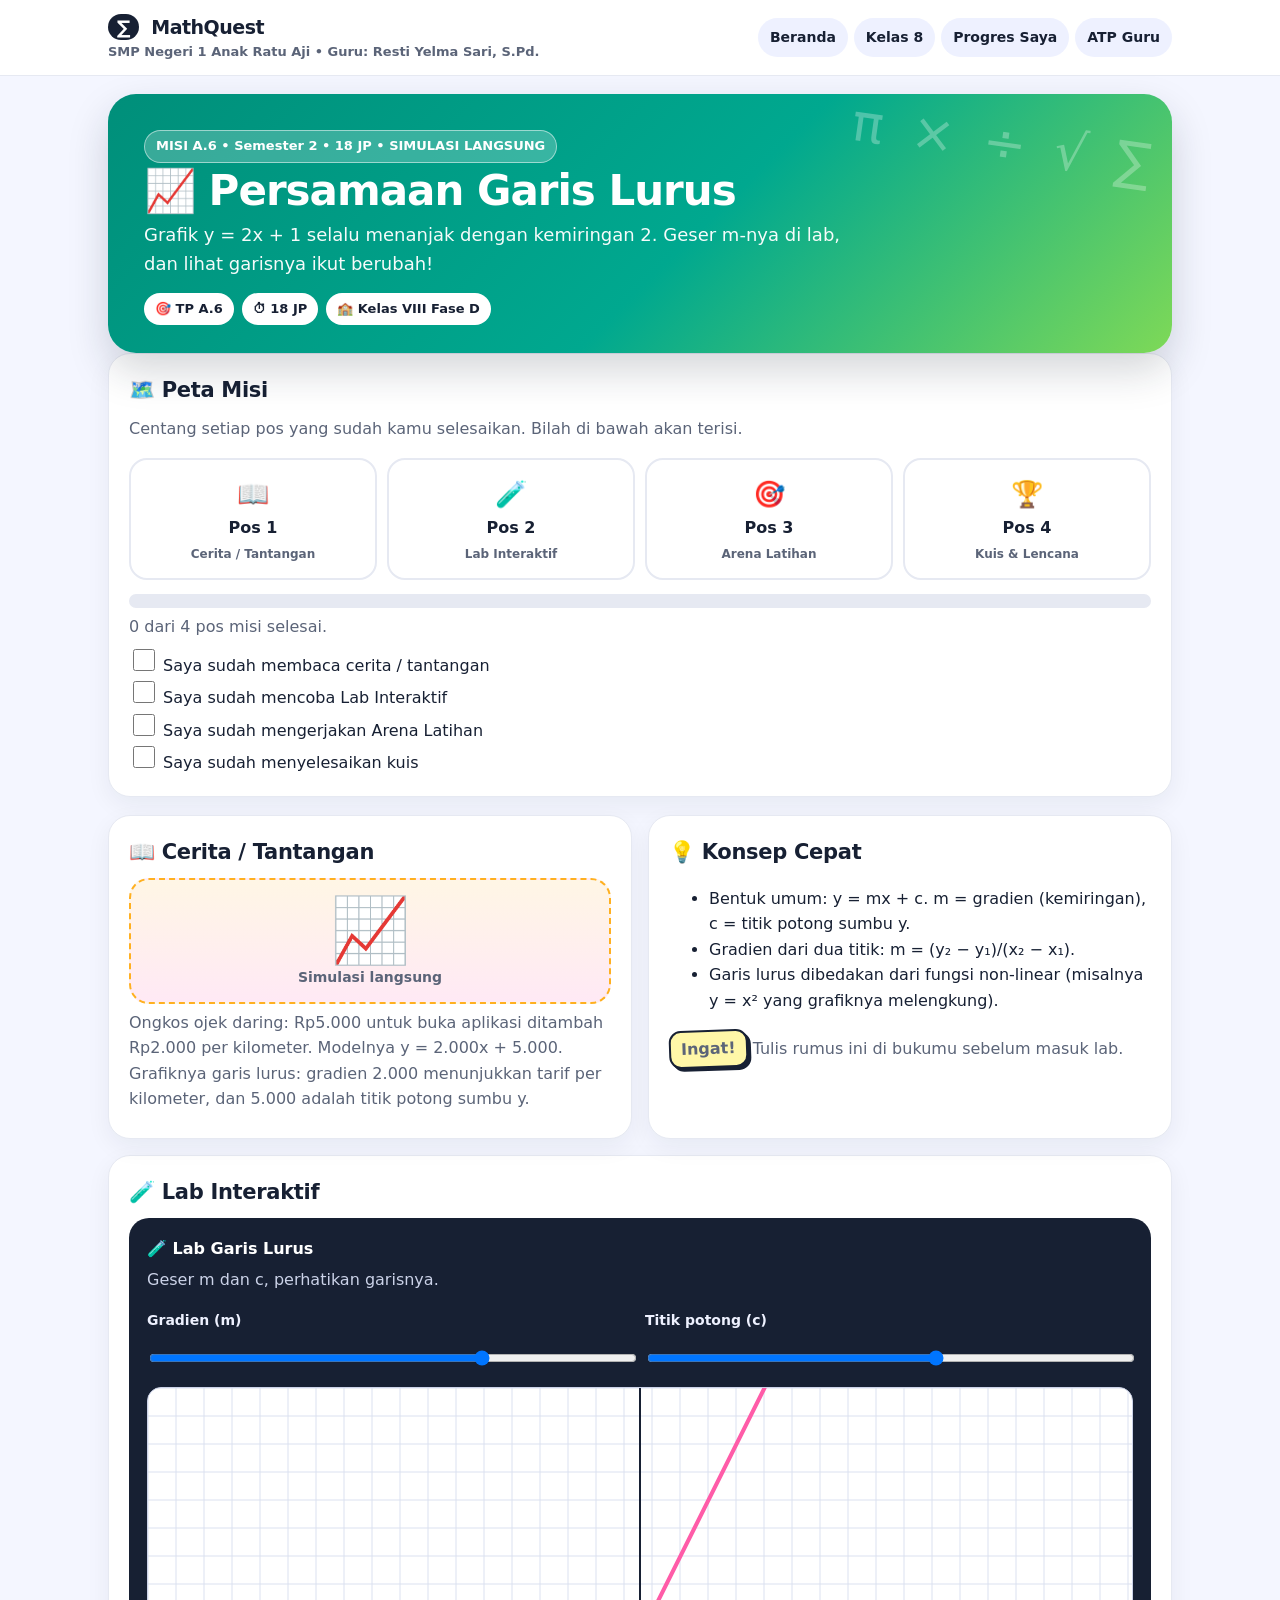
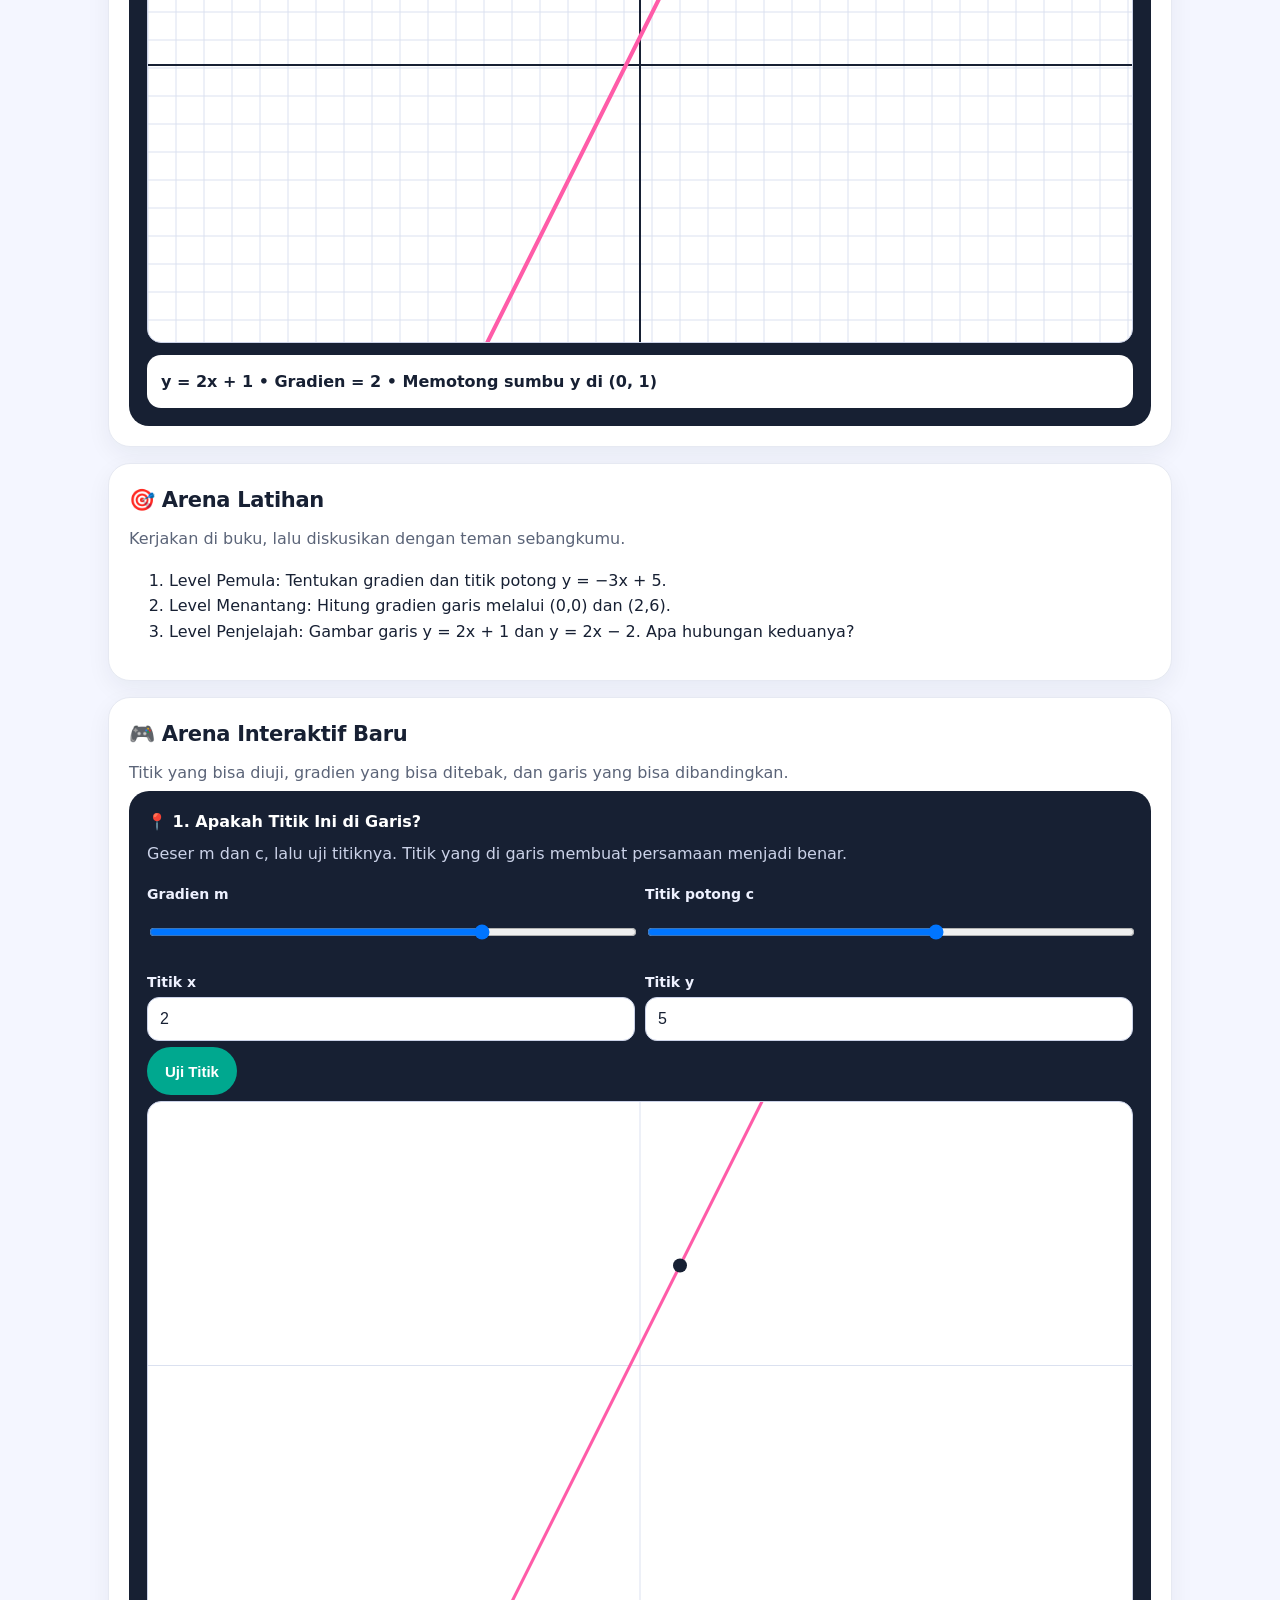
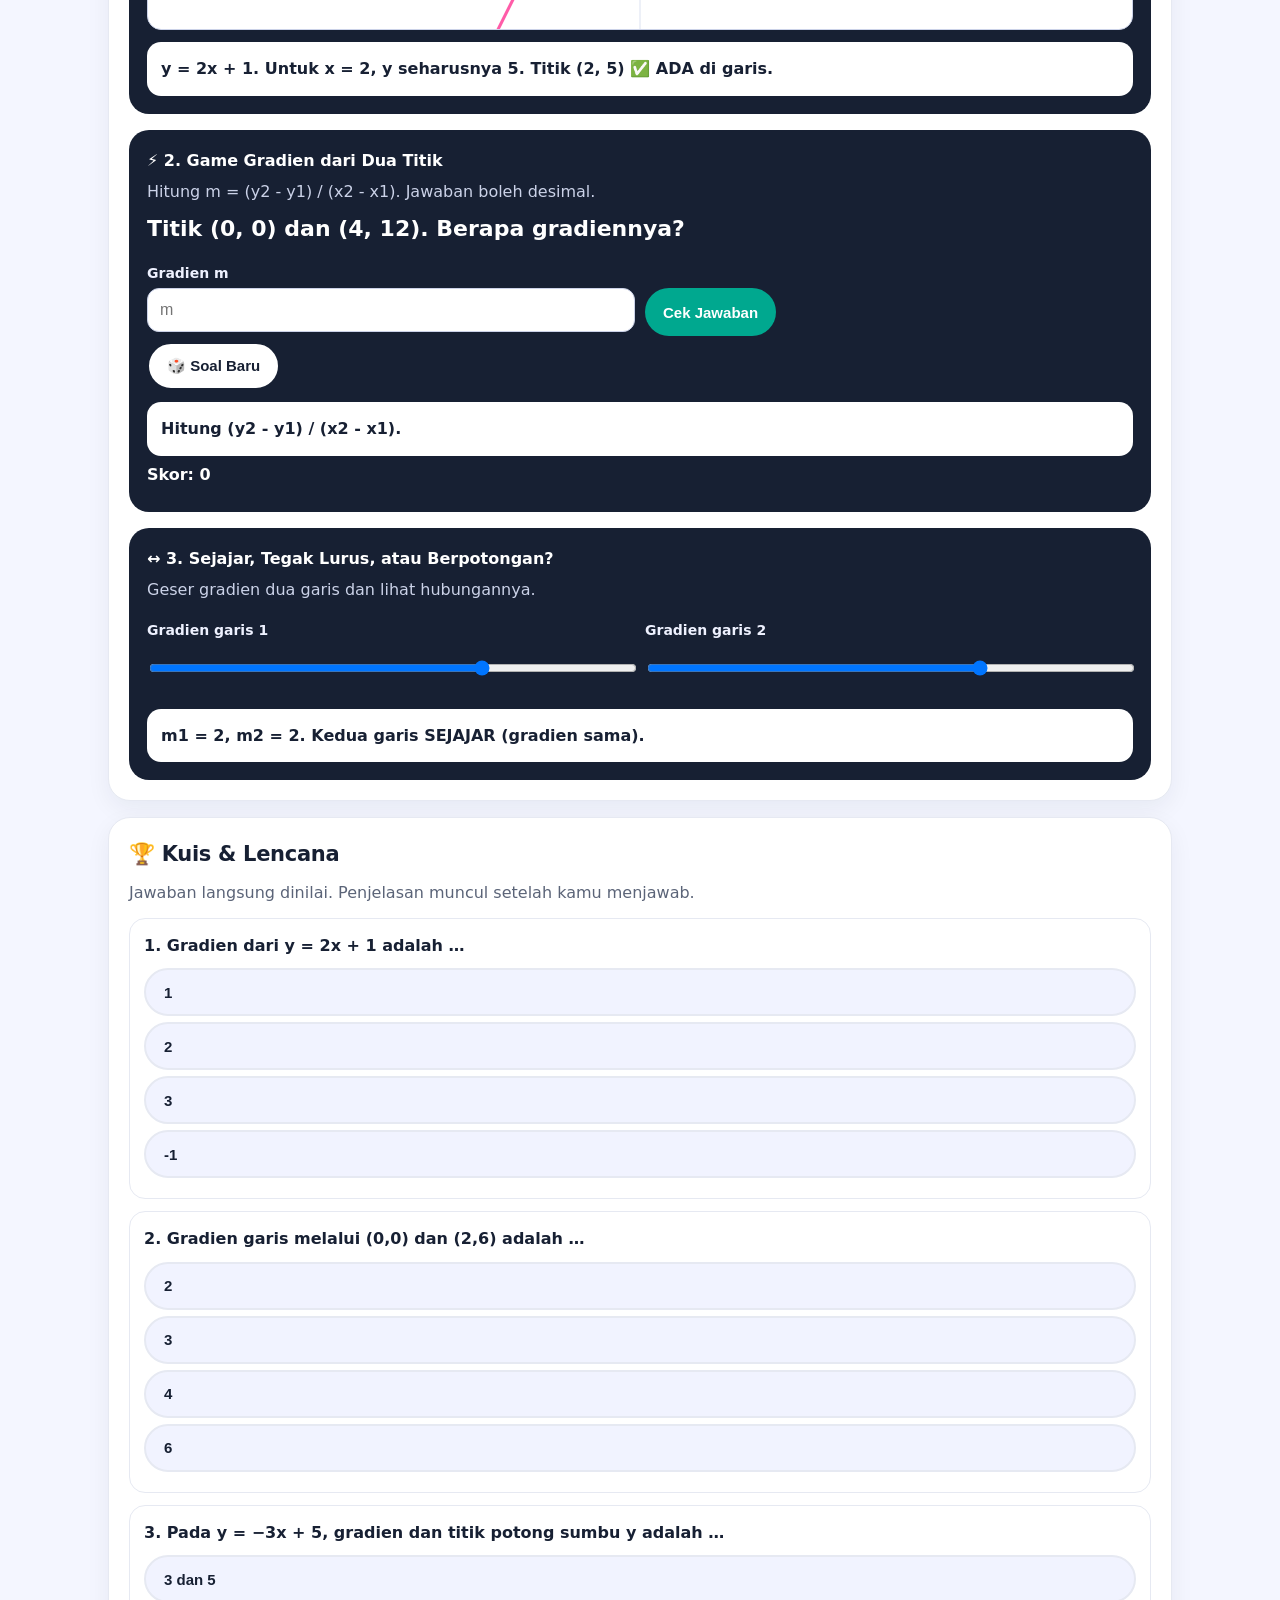
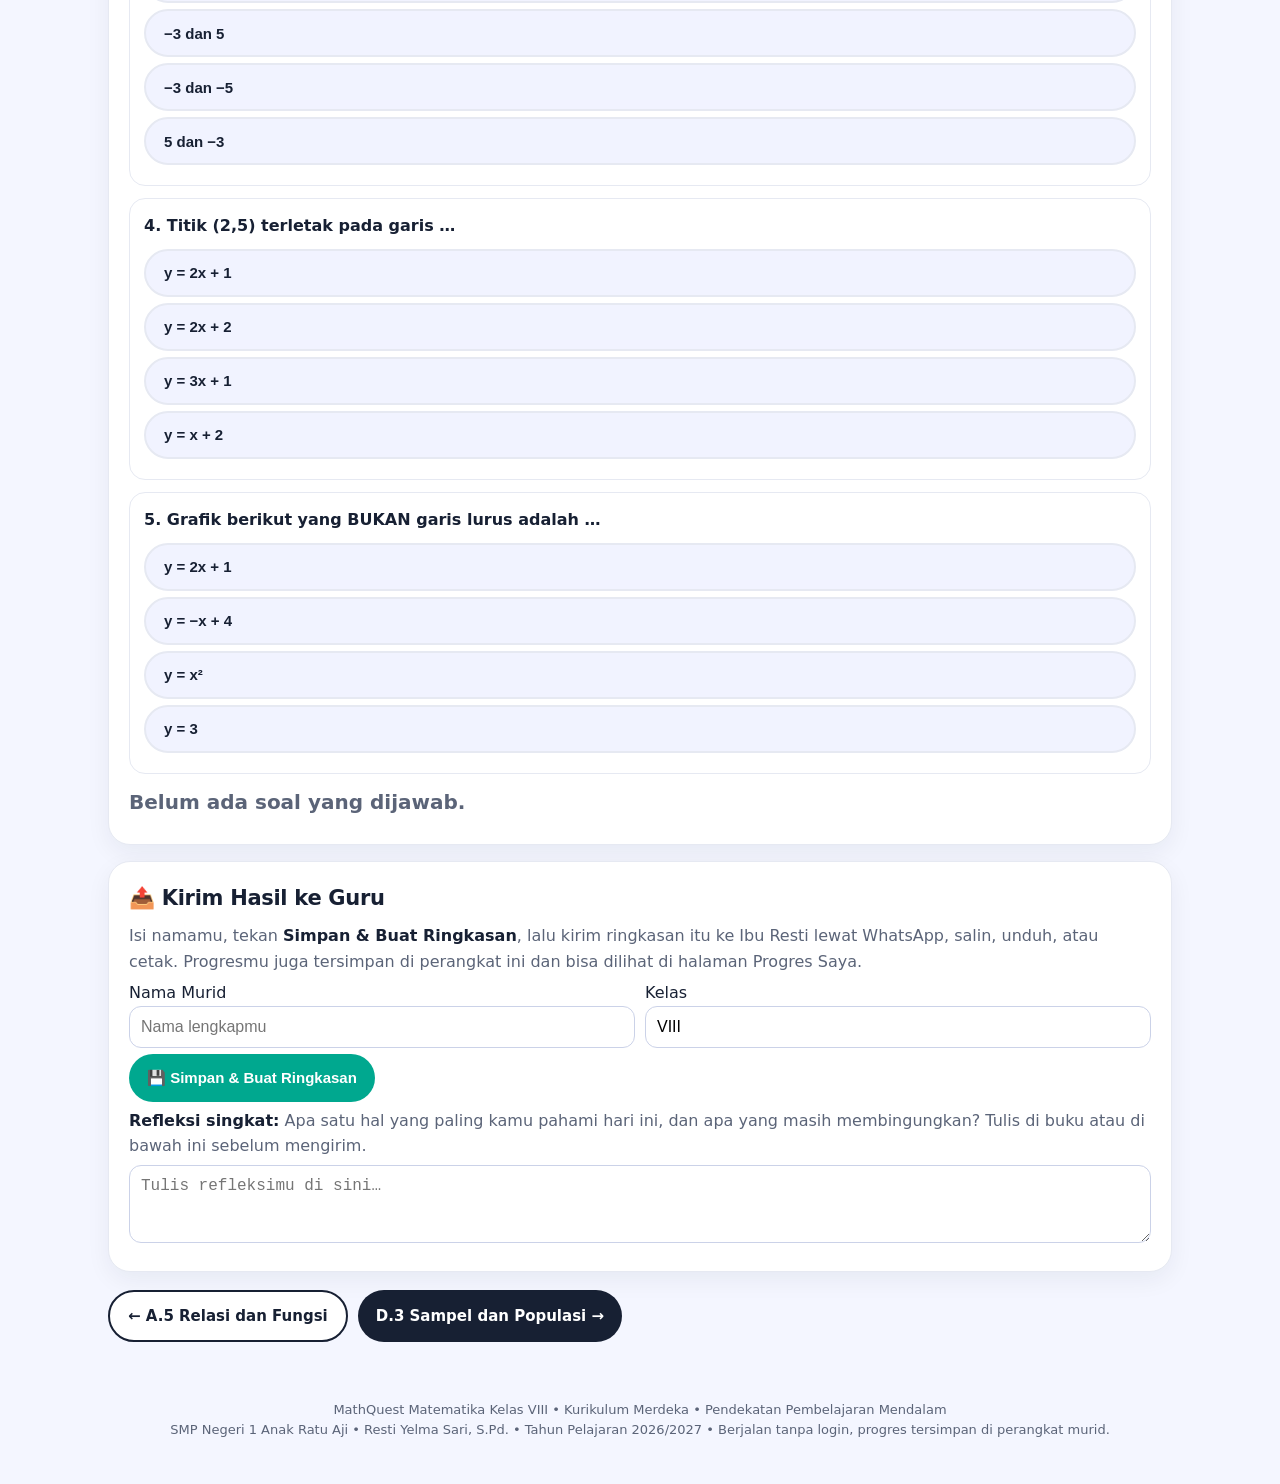
<file: kelas-8/a6-persamaan-garis-lurus.html>
<!DOCTYPE html><html lang="id"><head><meta charset="utf-8"><meta name="viewport" content="width=device-width,initial-scale=1">
<title>A.6 Persamaan Garis Lurus — MathQuest Kelas VIII</title>
<link rel="stylesheet" href="../assets/css/style.css"></head>
<body data-elemen="aljabar" data-tp="A.6" data-judul="Persamaan Garis Lurus">
<div class="topbar"><div class="topbar-inner"><div><div class="logo"><span>∑</span> MathQuest</div><div class="school">SMP Negeri 1 Anak Ratu Aji • Guru: Resti Yelma Sari, S.Pd.</div></div><nav class="mainnav"><a href="../index.html">Beranda</a><a href="../kelas-8/index.html">Kelas 8</a><a href="../kelas-8/progres.html">Progres Saya</a><a href="../kelas-8/atp.html">ATP Guru</a></nav></div></div>
<div class="wrap">
<section class="hero"><div class="symbols">π × ÷ √ ∑</div>
<span class="badge">MISI A.6 • Semester 2 • 18 JP • SIMULASI LANGSUNG</span>
<h1>📈 Persamaan Garis Lurus</h1>
<p>Grafik y = 2x + 1 selalu menanjak dengan kemiringan 2. Geser m-nya di lab, dan lihat garisnya ikut berubah!</p>
<div class="pillrow"><span class="pill">🎯 TP A.6</span><span class="pill">⏱ 18 JP</span><span class="pill">🏫 Kelas VIII Fase D</span></div></section>

<section class="card" id="peta"><h2>🗺️ Peta Misi</h2><p>Centang setiap pos yang sudah kamu selesaikan. Bilah di bawah akan terisi.</p>
<div class="mission">
<div class="pos" data-pos="cerita"><div class="num">📖</div>Pos 1<small>Cerita / Tantangan</small></div>
<div class="pos" data-pos="lab"><div class="num">🧪</div>Pos 2<small>Lab Interaktif</small></div>
<div class="pos" data-pos="latihan"><div class="num">🎯</div>Pos 3<small>Arena Latihan</small></div>
<div class="pos" data-pos="kuis"><div class="num">🏆</div>Pos 4<small>Kuis &amp; Lencana</small></div></div>
<div class="bar" style="margin-top:14px"><i id="missionBar" style="width:0%"></i></div><p id="missionText">0 dari 4 pos misi selesai.</p>
<label><input type="checkbox" class="mission-check check" data-pos="cerita"> Saya sudah membaca cerita / tantangan</label><br>
<label><input type="checkbox" class="mission-check check" data-pos="lab"> Saya sudah mencoba Lab Interaktif</label><br>
<label><input type="checkbox" class="mission-check check" data-pos="latihan"> Saya sudah mengerjakan Arena Latihan</label><br>
<label><input type="checkbox" class="mission-check check" data-pos="kuis"> Saya sudah menyelesaikan kuis</label></section>

<div class="grid">
<section class="card"><h2>📖 Cerita / Tantangan</h2><div class="illus">📈<small>Simulasi langsung</small></div><p>Ongkos ojek daring: Rp5.000 untuk buka aplikasi ditambah Rp2.000 per kilometer. Modelnya y = 2.000x + 5.000. Grafiknya garis lurus: gradien 2.000 menunjukkan tarif per kilometer, dan 5.000 adalah titik potong sumbu y.</p></section>
<section class="card"><h2>💡 Konsep Cepat</h2><ul><li>Bentuk umum: y = mx + c. m = gradien (kemiringan), c = titik potong sumbu y.</li><li>Gradien dari dua titik: m = (y₂ − y₁)/(x₂ − x₁).</li><li>Garis lurus dibedakan dari fungsi non-linear (misalnya y = x² yang grafiknya melengkung).</li></ul><p><span class="sticker">Ingat!</span> Tulis rumus ini di bukumu sebelum masuk lab.</p></section></div>

<section class="card" style="margin-top:16px"><h2>🧪 Lab Interaktif</h2><div class="lab"><h3>🧪 Lab Garis Lurus</h3><p style="color:#cbd2e8">Geser m dan c, perhatikan garisnya.</p><div class="row"><div><label>Gradien (m)</label><input id="garisM" type="range" min="-5" max="5" step="0.5" value="2"></div><div><label>Titik potong (c)</label><input id="garisC" type="range" min="-5" max="5" step="0.5" value="1"></div></div><canvas id="garisCanvas" width="560" height="320"></canvas><div class="out" id="garisOut"></div></div></section>

<section class="card" style="margin-top:16px"><h2>🎯 Arena Latihan</h2><p>Kerjakan di buku, lalu diskusikan dengan teman sebangkumu.</p><ol><li>Level Pemula: Tentukan gradien dan titik potong y = −3x + 5.</li><li>Level Menantang: Hitung gradien garis melalui (0,0) dan (2,6).</li><li>Level Penjelajah: Gambar garis y = 2x + 1 dan y = 2x − 2. Apa hubungan keduanya?</li></ol></section>

<section class="card" style="margin-top:16px"><h2>🎮 Arena Interaktif Baru</h2><p>Titik yang bisa diuji, gradien yang bisa ditebak, dan garis yang bisa dibandingkan.</p>
<div class="lab"><h3>📍 1. Apakah Titik Ini di Garis?</h3><p style="color:#cbd2e8">Geser m dan c, lalu uji titiknya. Titik yang di garis membuat persamaan menjadi benar.</p><div class="row"><div><label>Gradien m</label><input id="titikM" type="range" min="-5" max="5" step="0.5" value="2"></div><div><label>Titik potong c</label><input id="titikC" type="range" min="-5" max="5" step="0.5" value="1"></div></div><div class="row"><div><label>Titik x</label><input id="titikX" type="number" value="2"></div><div><label>Titik y</label><input id="titikY" type="number" value="5"></div></div><p><button type="button" class="btn-green" id="titikCek">Uji Titik</button></p><canvas id="titikCanvas" width="560" height="300"></canvas><div class="out" id="titikOut"></div></div>
<div style="height:16px"></div>
<div class="lab"><h3>⚡ 2. Game Gradien dari Dua Titik</h3><p style="color:#cbd2e8">Hitung m = (y2 - y1) / (x2 - x1). Jawaban boleh desimal.</p><p id="gradienSoal" style="font-size:22px;font-weight:900;color:#fff">Siap?</p><div class="row"><div><label>Gradien m</label><input id="gradienJawab" type="number" step="0.01" placeholder="m"></div><div><label>&nbsp;</label><button type="button" class="btn-green" id="gradienCek">Cek Jawaban</button></div></div><p><button type="button" class="btn-light" id="gradienBaru">🎲 Soal Baru</button></p><div class="out" id="gradienOut"></div><p id="gradienSkor" style="color:#fff;font-weight:800">Skor: 0</p></div>
<div style="height:16px"></div>
<div class="lab"><h3>↔️ 3. Sejajar, Tegak Lurus, atau Berpotongan?</h3><p style="color:#cbd2e8">Geser gradien dua garis dan lihat hubungannya.</p><div class="row"><div><label>Gradien garis 1</label><input id="sejajarM1" type="range" min="-5" max="5" step="0.5" value="2"></div><div><label>Gradien garis 2</label><input id="sejajarM2" type="range" min="-5" max="5" step="0.5" value="2"></div></div><div class="out" id="sejajarOut"></div></div>
</section>

<section class="card quiz" style="margin-top:16px"><h2>🏆 Kuis &amp; Lencana</h2><p>Jawaban langsung dinilai. Penjelasan muncul setelah kamu menjawab.</p><div class="q"><p>1. Gradien dari y = 2x + 1 adalah …</p><button type="button" class="opt" data-ok="0">1</button><button type="button" class="opt" data-ok="1">2</button><button type="button" class="opt" data-ok="0">3</button><button type="button" class="opt" data-ok="0">-1</button><div class="fb" hidden>💡 Pada y = mx + c, m = 2.</div></div><div class="q"><p>2. Gradien garis melalui (0,0) dan (2,6) adalah …</p><button type="button" class="opt" data-ok="0">2</button><button type="button" class="opt" data-ok="1">3</button><button type="button" class="opt" data-ok="0">4</button><button type="button" class="opt" data-ok="0">6</button><div class="fb" hidden>💡 m = (6−0)/(2−0) = 3.</div></div><div class="q"><p>3. Pada y = −3x + 5, gradien dan titik potong sumbu y adalah …</p><button type="button" class="opt" data-ok="0">3 dan 5</button><button type="button" class="opt" data-ok="1">−3 dan 5</button><button type="button" class="opt" data-ok="0">−3 dan −5</button><button type="button" class="opt" data-ok="0">5 dan −3</button><div class="fb" hidden>💡 m = −3 dan c = 5.</div></div><div class="q"><p>4. Titik (2,5) terletak pada garis …</p><button type="button" class="opt" data-ok="1">y = 2x + 1</button><button type="button" class="opt" data-ok="0">y = 2x + 2</button><button type="button" class="opt" data-ok="0">y = 3x + 1</button><button type="button" class="opt" data-ok="0">y = x + 2</button><div class="fb" hidden>💡 2×2 + 1 = 5, jadi titik itu ada di garis tersebut.</div></div><div class="q"><p>5. Grafik berikut yang BUKAN garis lurus adalah …</p><button type="button" class="opt" data-ok="0">y = 2x + 1</button><button type="button" class="opt" data-ok="0">y = −x + 4</button><button type="button" class="opt" data-ok="1">y = x²</button><button type="button" class="opt" data-ok="0">y = 3</button><div class="fb" hidden>💡 y = x² grafiknya parabola, melengkung.</div></div><p class="score-out score">Belum ada soal yang dijawab.</p></section>

<section class="card" style="margin-top:16px"><h2>📤 Kirim Hasil ke Guru</h2>
<p>Isi namamu, tekan <strong>Simpan &amp; Buat Ringkasan</strong>, lalu kirim ringkasan itu ke Ibu Resti lewat WhatsApp, salin, unduh, atau cetak. Progresmu juga tersimpan di perangkat ini dan bisa dilihat di halaman Progres Saya.</p>
<div class="row" style="display:grid;grid-template-columns:1fr 1fr;gap:10px"><div><label>Nama Murid</label><input id="namaMurid" type="text" placeholder="Nama lengkapmu"></div><div><label>Kelas</label><input id="kelasMurid" type="text" value="VIII" placeholder="Contoh: VIII A"></div></div>
<p><button type="button" class="btn-green" id="simpanHasil">💾 Simpan &amp; Buat Ringkasan</button></p>
<div id="hasilBox" hidden><div class="out" id="hasilOut"></div><p style="margin-top:12px">
<button type="button" data-share="wa" class="btn">💬 Kirim via WhatsApp</button>
<button type="button" data-share="salin" class="btn btn-light">📋 Salin</button>
<button type="button" data-share="unduh" class="btn btn-light">⬇️ Unduh</button>
<button type="button" data-share="cetak" class="btn btn-light">🖨️ Cetak</button></p></div>
<p><strong>Refleksi singkat:</strong> Apa satu hal yang paling kamu pahami hari ini, dan apa yang masih membingungkan? Tulis di buku atau di bawah ini sebelum mengirim.</p>
<textarea rows="3" placeholder="Tulis refleksimu di sini…"></textarea></section>

<p style="display:flex;gap:10px;flex-wrap:wrap;margin-top:18px"><a class="btn btn-light" href="a5-relasi-fungsi.html">← A.5 Relasi dan Fungsi</a><a class="btn" href="d3-sampel-populasi.html">D.3 Sampel dan Populasi →</a></p>
</div><footer>MathQuest Matematika Kelas VIII • Kurikulum Merdeka • Pendekatan Pembelajaran Mendalam<br>SMP Negeri 1 Anak Ratu Aji • Resti Yelma Sari, S.Pd. • Tahun Pelajaran 2026/2027 • Berjalan tanpa login, progres tersimpan di perangkat murid.</footer><script src="../assets/js/app.js"></script><script src="../assets/js/arena.js"></script></body></html>
</file>
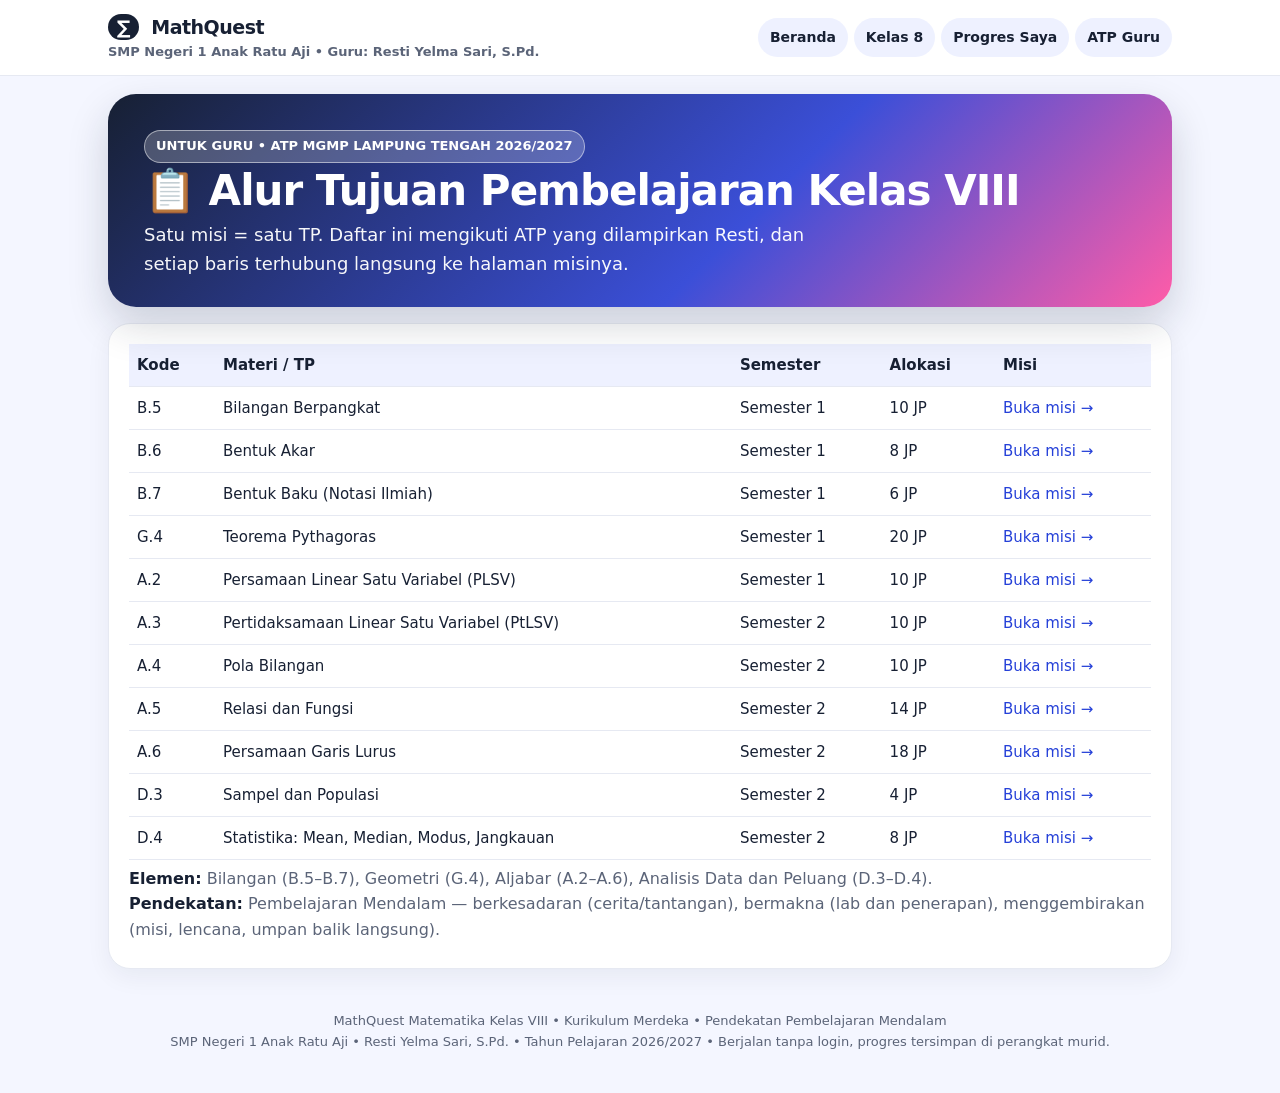
<file: kelas-8/atp.html>
<!DOCTYPE html><html lang="id"><head><meta charset="utf-8"><meta name="viewport" content="width=device-width,initial-scale=1">
<title>ATP Kelas VIII — Untuk Guru</title><link rel="stylesheet" href="../assets/css/style.css"></head>
<body data-elemen="umum"><div class="topbar"><div class="topbar-inner"><div><div class="logo"><span>∑</span> MathQuest</div><div class="school">SMP Negeri 1 Anak Ratu Aji • Guru: Resti Yelma Sari, S.Pd.</div></div><nav class="mainnav"><a href="../index.html">Beranda</a><a href="../kelas-8/index.html">Kelas 8</a><a href="../kelas-8/progres.html">Progres Saya</a><a href="../kelas-8/atp.html">ATP Guru</a></nav></div></div><div class="wrap">
<section class="hero"><span class="badge">UNTUK GURU • ATP MGMP LAMPUNG TENGAH 2026/2027</span><h1>📋 Alur Tujuan Pembelajaran Kelas VIII</h1><p>Satu misi = satu TP. Daftar ini mengikuti ATP yang dilampirkan Resti, dan setiap baris terhubung langsung ke halaman misinya.</p></section>
<section class="card" style="margin-top:16px"><table><thead><tr><th>Kode</th><th>Materi / TP</th><th>Semester</th><th>Alokasi</th><th>Misi</th></tr></thead><tbody><tr><td>B.5</td><td>Bilangan Berpangkat</td><td>Semester 1</td><td>10 JP</td><td><a href="b5-bilangan-berpangkat.html">Buka misi →</a></td></tr><tr><td>B.6</td><td>Bentuk Akar</td><td>Semester 1</td><td>8 JP</td><td><a href="b6-bentuk-akar.html">Buka misi →</a></td></tr><tr><td>B.7</td><td>Bentuk Baku (Notasi Ilmiah)</td><td>Semester 1</td><td>6 JP</td><td><a href="b7-bentuk-baku.html">Buka misi →</a></td></tr><tr><td>G.4</td><td>Teorema Pythagoras</td><td>Semester 1</td><td>20 JP</td><td><a href="g4-teorema-pythagoras.html">Buka misi →</a></td></tr><tr><td>A.2</td><td>Persamaan Linear Satu Variabel (PLSV)</td><td>Semester 1</td><td>10 JP</td><td><a href="a2-plsv.html">Buka misi →</a></td></tr><tr><td>A.3</td><td>Pertidaksamaan Linear Satu Variabel (PtLSV)</td><td>Semester 2</td><td>10 JP</td><td><a href="a3-ptlsv.html">Buka misi →</a></td></tr><tr><td>A.4</td><td>Pola Bilangan</td><td>Semester 2</td><td>10 JP</td><td><a href="a4-pola-bilangan.html">Buka misi →</a></td></tr><tr><td>A.5</td><td>Relasi dan Fungsi</td><td>Semester 2</td><td>14 JP</td><td><a href="a5-relasi-fungsi.html">Buka misi →</a></td></tr><tr><td>A.6</td><td>Persamaan Garis Lurus</td><td>Semester 2</td><td>18 JP</td><td><a href="a6-persamaan-garis-lurus.html">Buka misi →</a></td></tr><tr><td>D.3</td><td>Sampel dan Populasi</td><td>Semester 2</td><td>4 JP</td><td><a href="d3-sampel-populasi.html">Buka misi →</a></td></tr><tr><td>D.4</td><td>Statistika: Mean, Median, Modus, Jangkauan</td><td>Semester 2</td><td>8 JP</td><td><a href="d4-statistika.html">Buka misi →</a></td></tr></tbody></table>
<p><strong>Elemen:</strong> Bilangan (B.5–B.7), Geometri (G.4), Aljabar (A.2–A.6), Analisis Data dan Peluang (D.3–D.4).<br>
<strong>Pendekatan:</strong> Pembelajaran Mendalam — berkesadaran (cerita/tantangan), bermakna (lab dan penerapan), menggembirakan (misi, lencana, umpan balik langsung).</p></section>
</div><footer>MathQuest Matematika Kelas VIII • Kurikulum Merdeka • Pendekatan Pembelajaran Mendalam<br>SMP Negeri 1 Anak Ratu Aji • Resti Yelma Sari, S.Pd. • Tahun Pelajaran 2026/2027 • Berjalan tanpa login, progres tersimpan di perangkat murid.</footer><script src="../assets/js/app.js"></script></body></html>
</file>
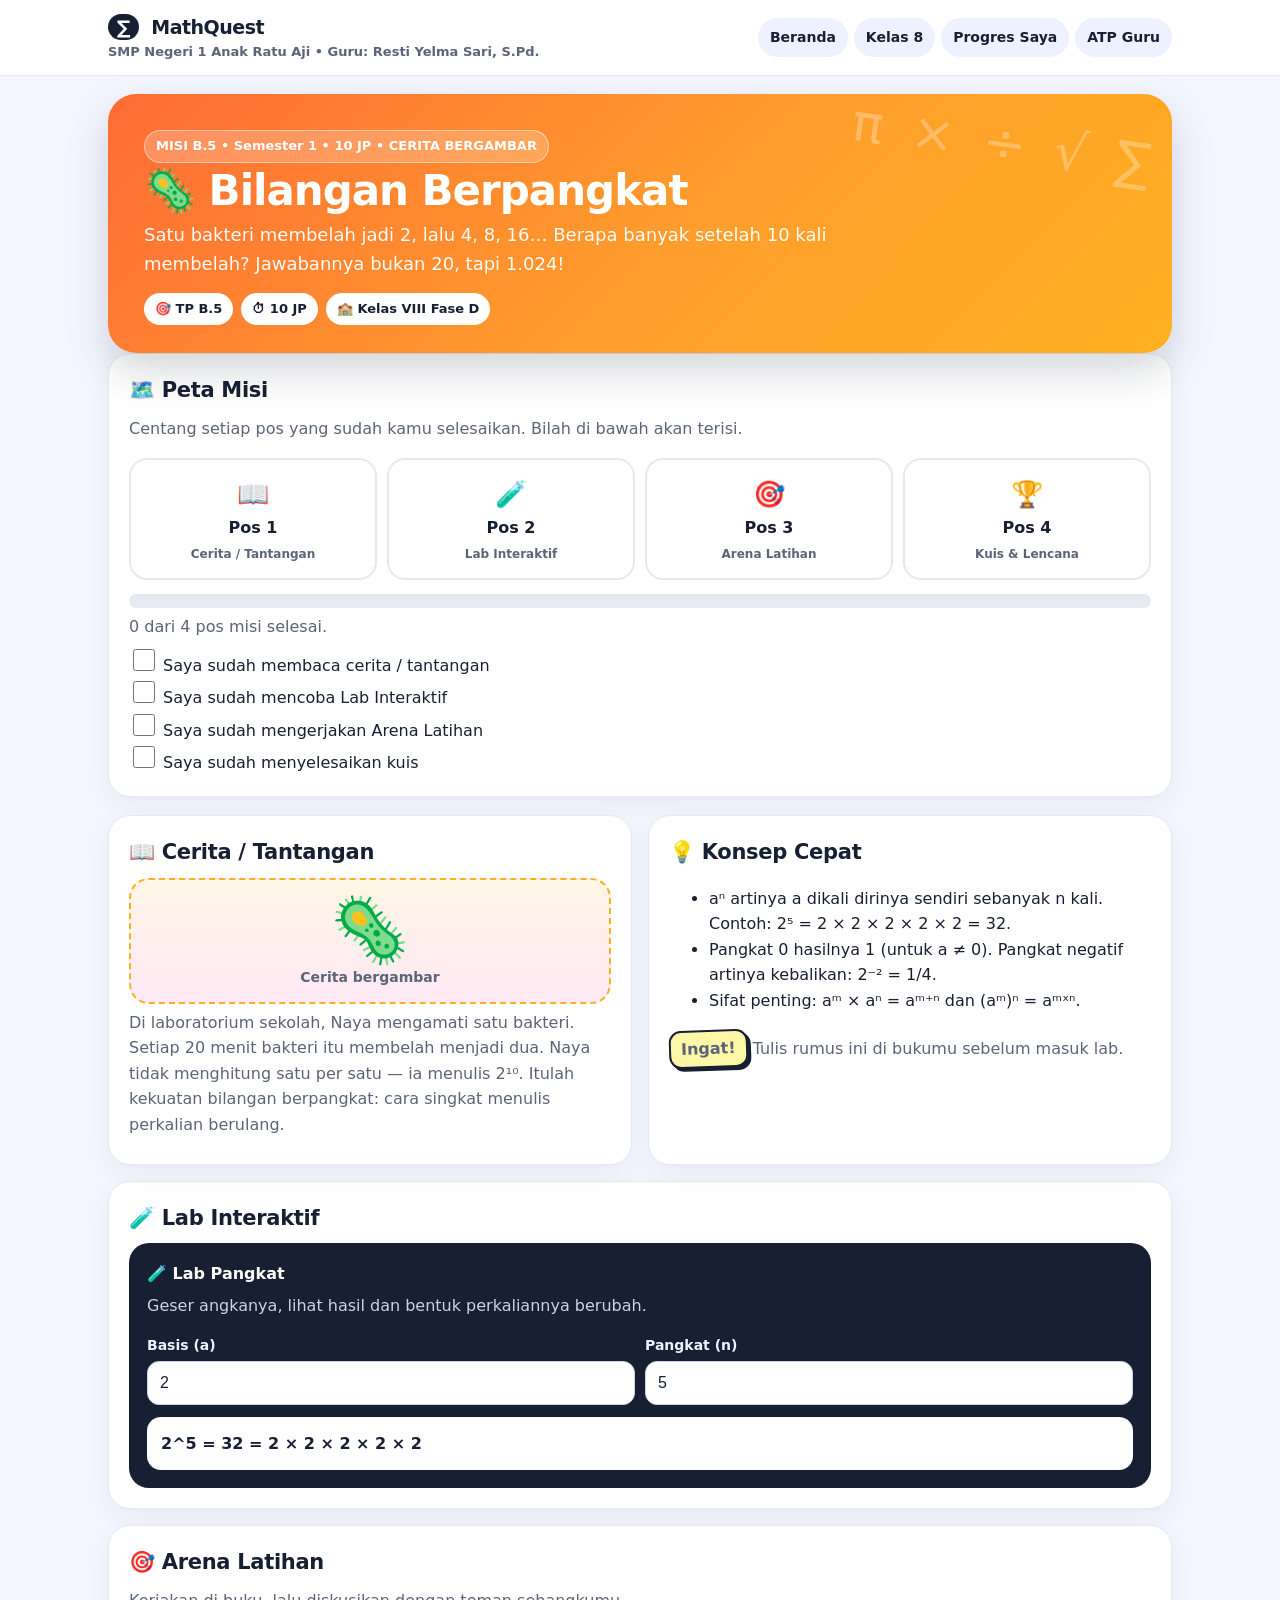
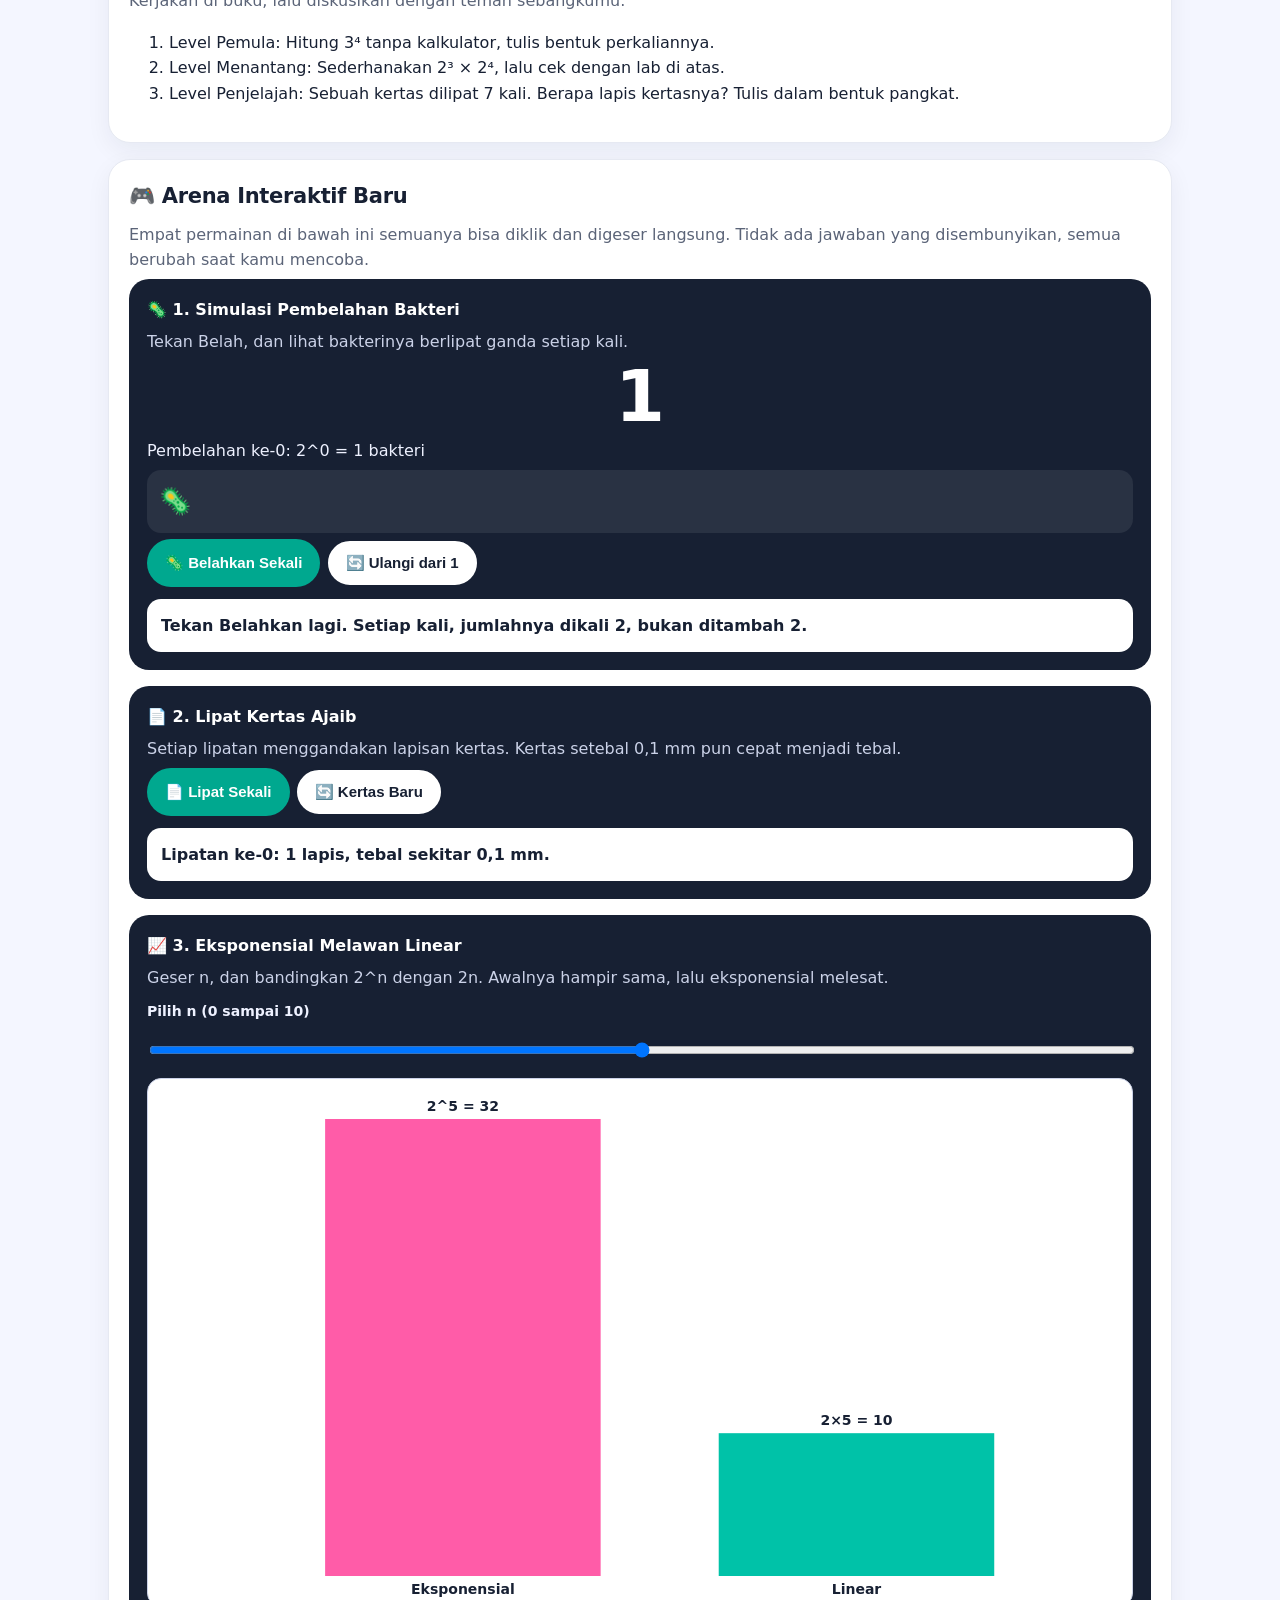
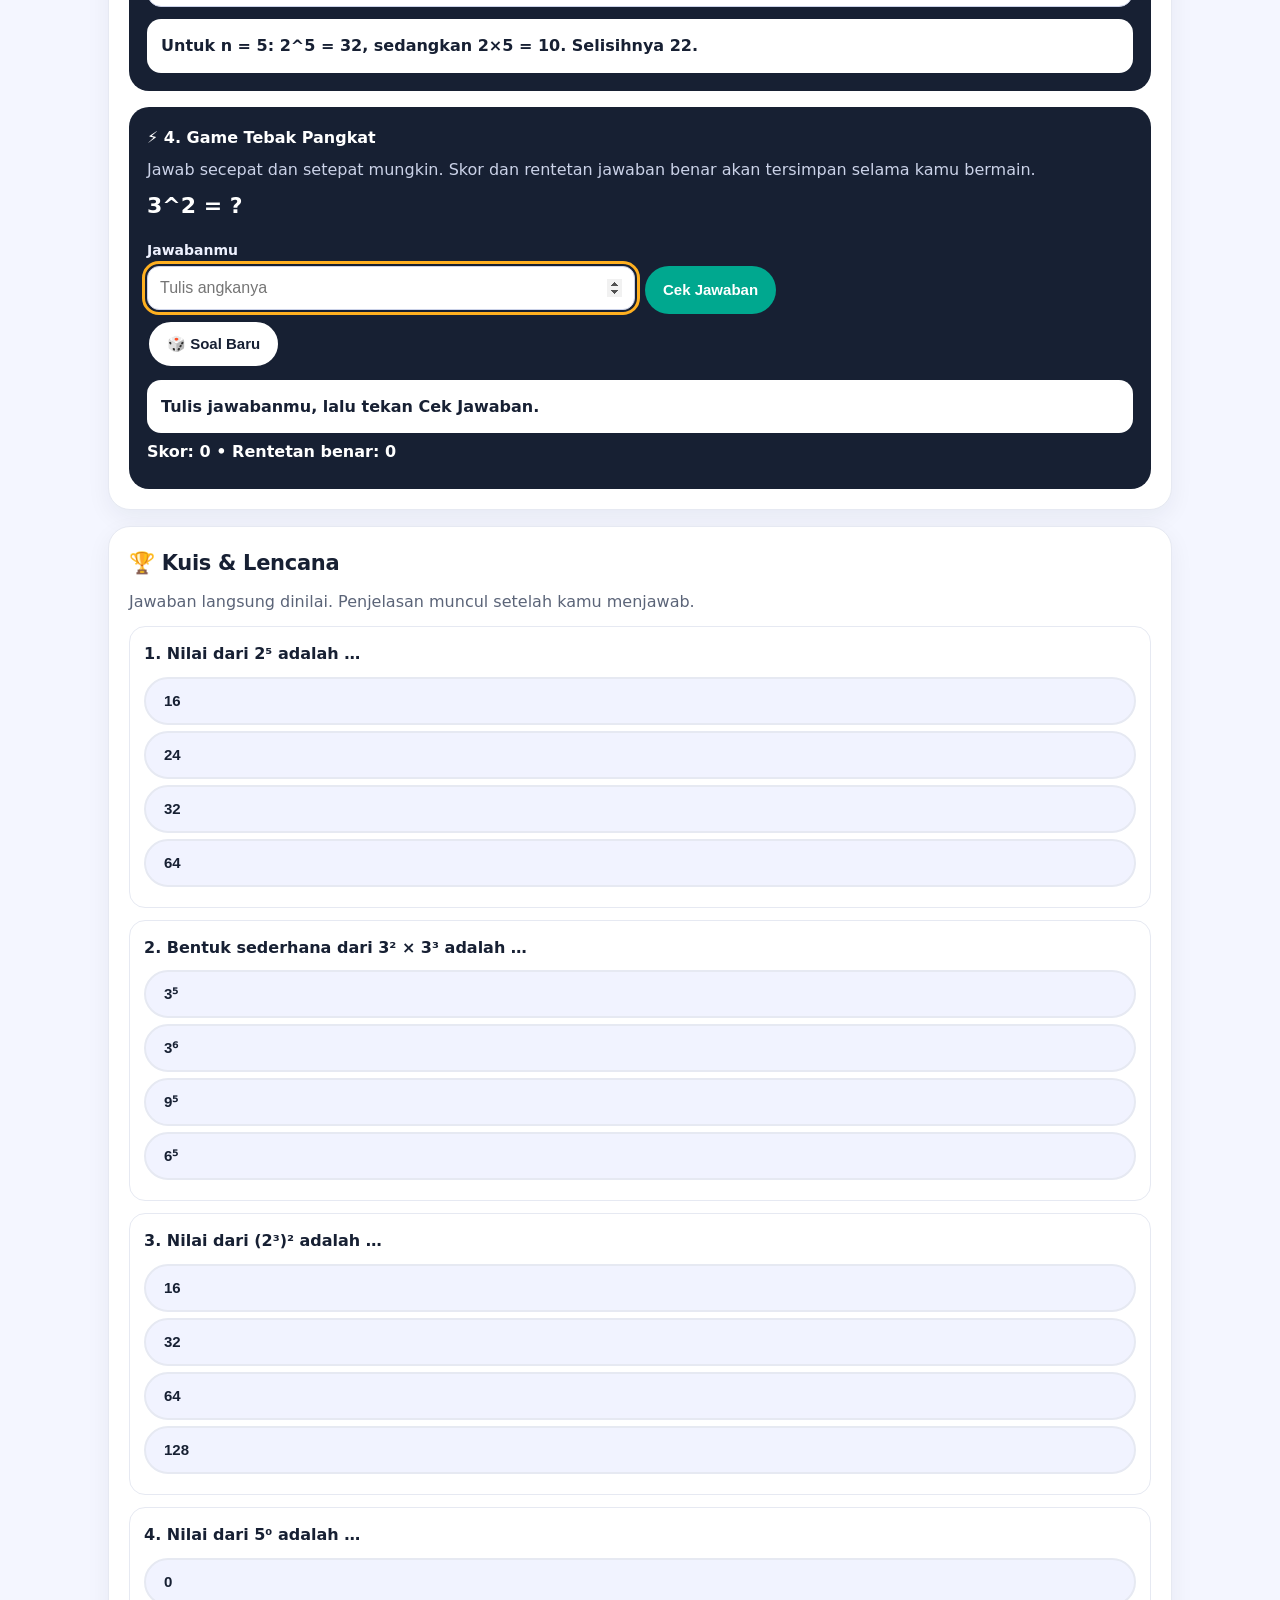
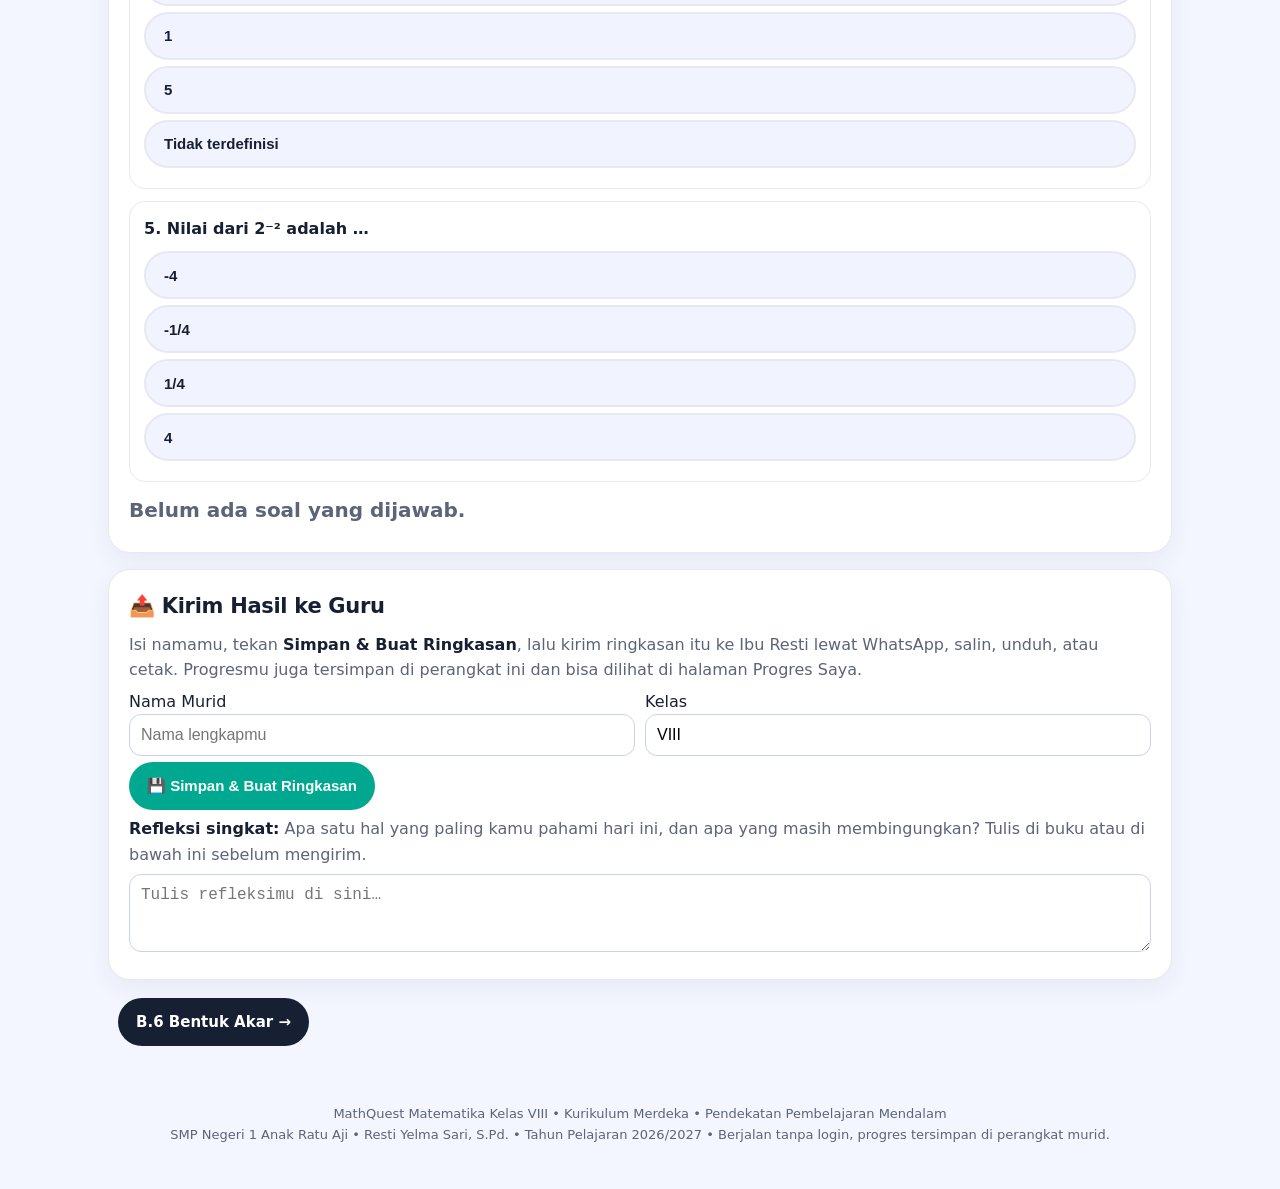
<file: kelas-8/b5-bilangan-berpangkat.html>
<!DOCTYPE html><html lang="id"><head><meta charset="utf-8"><meta name="viewport" content="width=device-width,initial-scale=1">
<title>B.5 Bilangan Berpangkat — MathQuest Kelas VIII</title>
<link rel="stylesheet" href="../assets/css/style.css"></head>
<body data-elemen="bilangan" data-tp="B.5" data-judul="Bilangan Berpangkat">
<div class="topbar"><div class="topbar-inner"><div><div class="logo"><span>∑</span> MathQuest</div><div class="school">SMP Negeri 1 Anak Ratu Aji • Guru: Resti Yelma Sari, S.Pd.</div></div><nav class="mainnav"><a href="../index.html">Beranda</a><a href="../kelas-8/index.html">Kelas 8</a><a href="../kelas-8/progres.html">Progres Saya</a><a href="../kelas-8/atp.html">ATP Guru</a></nav></div></div>
<div class="wrap">
<section class="hero"><div class="symbols">π × ÷ √ ∑</div>
<span class="badge">MISI B.5 • Semester 1 • 10 JP • CERITA BERGAMBAR</span>
<h1>🦠 Bilangan Berpangkat</h1>
<p>Satu bakteri membelah jadi 2, lalu 4, 8, 16… Berapa banyak setelah 10 kali membelah? Jawabannya bukan 20, tapi 1.024!</p>
<div class="pillrow"><span class="pill">🎯 TP B.5</span><span class="pill">⏱ 10 JP</span><span class="pill">🏫 Kelas VIII Fase D</span></div></section>

<section class="card" id="peta"><h2>🗺️ Peta Misi</h2><p>Centang setiap pos yang sudah kamu selesaikan. Bilah di bawah akan terisi.</p>
<div class="mission">
<div class="pos" data-pos="cerita"><div class="num">📖</div>Pos 1<small>Cerita / Tantangan</small></div>
<div class="pos" data-pos="lab"><div class="num">🧪</div>Pos 2<small>Lab Interaktif</small></div>
<div class="pos" data-pos="latihan"><div class="num">🎯</div>Pos 3<small>Arena Latihan</small></div>
<div class="pos" data-pos="kuis"><div class="num">🏆</div>Pos 4<small>Kuis &amp; Lencana</small></div></div>
<div class="bar" style="margin-top:14px"><i id="missionBar" style="width:0%"></i></div><p id="missionText">0 dari 4 pos misi selesai.</p>
<label><input type="checkbox" class="mission-check check" data-pos="cerita"> Saya sudah membaca cerita / tantangan</label><br>
<label><input type="checkbox" class="mission-check check" data-pos="lab"> Saya sudah mencoba Lab Interaktif</label><br>
<label><input type="checkbox" class="mission-check check" data-pos="latihan"> Saya sudah mengerjakan Arena Latihan</label><br>
<label><input type="checkbox" class="mission-check check" data-pos="kuis"> Saya sudah menyelesaikan kuis</label></section>

<div class="grid">
<section class="card"><h2>📖 Cerita / Tantangan</h2><div class="illus">🦠<small>Cerita bergambar</small></div><p>Di laboratorium sekolah, Naya mengamati satu bakteri. Setiap 20 menit bakteri itu membelah menjadi dua. Naya tidak menghitung satu per satu — ia menulis 2¹⁰. Itulah kekuatan bilangan berpangkat: cara singkat menulis perkalian berulang.</p></section>
<section class="card"><h2>💡 Konsep Cepat</h2><ul><li>aⁿ artinya a dikali dirinya sendiri sebanyak n kali. Contoh: 2⁵ = 2 × 2 × 2 × 2 × 2 = 32.</li><li>Pangkat 0 hasilnya 1 (untuk a ≠ 0). Pangkat negatif artinya kebalikan: 2⁻² = 1/4.</li><li>Sifat penting: aᵐ × aⁿ = aᵐ⁺ⁿ dan (aᵐ)ⁿ = aᵐˣⁿ.</li></ul><p><span class="sticker">Ingat!</span> Tulis rumus ini di bukumu sebelum masuk lab.</p></section></div>

<section class="card" style="margin-top:16px"><h2>🧪 Lab Interaktif</h2><div class="lab"><h3>🧪 Lab Pangkat</h3><p style="color:#cbd2e8">Geser angkanya, lihat hasil dan bentuk perkaliannya berubah.</p><div class="row"><div><label>Basis (a)</label><input id="pangkatBasis" type="number" value="2" step="1"></div><div><label>Pangkat (n)</label><input id="pangkatEks" type="number" value="5" step="1"></div></div><div class="out" id="pangkatOut"></div></div></section>

<section class="card" style="margin-top:16px"><h2>🎯 Arena Latihan</h2><p>Kerjakan di buku, lalu diskusikan dengan teman sebangkumu.</p><ol><li>Level Pemula: Hitung 3⁴ tanpa kalkulator, tulis bentuk perkaliannya.</li><li>Level Menantang: Sederhanakan 2³ × 2⁴, lalu cek dengan lab di atas.</li><li>Level Penjelajah: Sebuah kertas dilipat 7 kali. Berapa lapis kertasnya? Tulis dalam bentuk pangkat.</li></ol></section>

<section class="card" style="margin-top:16px"><h2>🎮 Arena Interaktif Baru</h2><p>Empat permainan di bawah ini semuanya bisa diklik dan digeser langsung. Tidak ada jawaban yang disembunyikan, semua berubah saat kamu mencoba.</p><div class="lab"><h3>🦠 1. Simulasi Pembelahan Bakteri</h3><p style="color:#cbd2e8">Tekan Belah, dan lihat bakterinya berlipat ganda setiap kali.</p><div class="big-number" id="bakteriCount">1</div><p id="bakteriInfo" style="color:#eef1ff">Pembelahan ke-0: 2^0 = 1 bakteri</p><div class="bakteri-grid" id="bakteriGrid">🦠</div><p><button type="button" class="btn-green" id="bakteriBelah">🦠 Belahkan Sekali</button> <button type="button" class="btn-light" id="bakteriReset">🔄 Ulangi dari 1</button></p><div class="out" id="bakteriOut">Coba tekan Belahkan sampai 10 kali. Berapa hasilnya? Itulah 2^10.</div></div><div class="lab" style="margin-top:16px"><h3>📄 2. Lipat Kertas Ajaib</h3><p style="color:#cbd2e8">Setiap lipatan menggandakan lapisan kertas. Kertas setebal 0,1 mm pun cepat menjadi tebal.</p><p><button type="button" class="btn-green" id="lipatBtn">📄 Lipat Sekali</button> <button type="button" class="btn-light" id="lipatReset">🔄 Kertas Baru</button></p><div class="out" id="lipatOut">Lipatan ke-0: 1 lapis, tebal 0,1 mm.</div></div><div class="lab" style="margin-top:16px"><h3>📈 3. Eksponensial Melawan Linear</h3><p style="color:#cbd2e8">Geser n, dan bandingkan 2^n dengan 2n. Awalnya hampir sama, lalu eksponensial melesat.</p><label>Pilih n (0 sampai 10)</label><input id="tumbuhN" type="range" min="0" max="10" step="1" value="5"><canvas id="tumbuhCanvas" width="560" height="300"></canvas><div class="out" id="tumbuhOut"></div></div><div class="lab" style="margin-top:16px"><h3>⚡ 4. Game Tebak Pangkat</h3><p style="color:#cbd2e8">Jawab secepat dan setepat mungkin. Skor dan rentetan jawaban benar akan tersimpan selama kamu bermain.</p><p id="gameSoal" style="font-size:22px;font-weight:900;color:#fff">Siap?</p><div class="row"><div><label>Jawabanmu</label><input id="gameJawab" type="number" placeholder="Tulis angkanya"></div><div><label>&nbsp;</label><button type="button" class="btn-green" id="gameCek">Cek Jawaban</button></div></div><p><button type="button" class="btn-light" id="gameBaru">🎲 Soal Baru</button></p><div class="out" id="gameOut">Tekan Soal Baru untuk mulai.</div><p id="gameSkor" style="color:#fff;font-weight:800">Skor: 0 • Rentetan benar: 0</p></div></section>

<section class="card quiz" style="margin-top:16px"><h2>🏆 Kuis &amp; Lencana</h2><p>Jawaban langsung dinilai. Penjelasan muncul setelah kamu menjawab.</p><div class="q"><p>1. Nilai dari 2⁵ adalah …</p><button type="button" class="opt" data-ok="0">16</button><button type="button" class="opt" data-ok="0">24</button><button type="button" class="opt" data-ok="1">32</button><button type="button" class="opt" data-ok="0">64</button><div class="fb" hidden>💡 2⁵ = 2×2×2×2×2 = 32.</div></div><div class="q"><p>2. Bentuk sederhana dari 3² × 3³ adalah …</p><button type="button" class="opt" data-ok="1">3⁵</button><button type="button" class="opt" data-ok="0">3⁶</button><button type="button" class="opt" data-ok="0">9⁵</button><button type="button" class="opt" data-ok="0">6⁵</button><div class="fb" hidden>💡 Pangkat dijumlah saat basis sama: 3²⁺³ = 3⁵.</div></div><div class="q"><p>3. Nilai dari (2³)² adalah …</p><button type="button" class="opt" data-ok="0">16</button><button type="button" class="opt" data-ok="0">32</button><button type="button" class="opt" data-ok="1">64</button><button type="button" class="opt" data-ok="0">128</button><div class="fb" hidden>💡 (2³)² = 2⁶ = 64.</div></div><div class="q"><p>4. Nilai dari 5⁰ adalah …</p><button type="button" class="opt" data-ok="0">0</button><button type="button" class="opt" data-ok="1">1</button><button type="button" class="opt" data-ok="0">5</button><button type="button" class="opt" data-ok="0">Tidak terdefinisi</button><div class="fb" hidden>💡 Setiap bilangan bukan nol berpangkat 0 hasilnya 1.</div></div><div class="q"><p>5. Nilai dari 2⁻² adalah …</p><button type="button" class="opt" data-ok="0">-4</button><button type="button" class="opt" data-ok="0">-1/4</button><button type="button" class="opt" data-ok="1">1/4</button><button type="button" class="opt" data-ok="0">4</button><div class="fb" hidden>💡 2⁻² = 1/2² = 1/4.</div></div><p class="score-out score">Belum ada soal yang dijawab.</p></section>

<section class="card" style="margin-top:16px"><h2>📤 Kirim Hasil ke Guru</h2>
<p>Isi namamu, tekan <strong>Simpan &amp; Buat Ringkasan</strong>, lalu kirim ringkasan itu ke Ibu Resti lewat WhatsApp, salin, unduh, atau cetak. Progresmu juga tersimpan di perangkat ini dan bisa dilihat di halaman Progres Saya.</p>
<div class="row" style="display:grid;grid-template-columns:1fr 1fr;gap:10px"><div><label>Nama Murid</label><input id="namaMurid" type="text" placeholder="Nama lengkapmu"></div><div><label>Kelas</label><input id="kelasMurid" type="text" value="VIII" placeholder="Contoh: VIII A"></div></div>
<p><button type="button" class="btn-green" id="simpanHasil">💾 Simpan &amp; Buat Ringkasan</button></p>
<div id="hasilBox" hidden><div class="out" id="hasilOut"></div><p style="margin-top:12px">
<button type="button" data-share="wa" class="btn">💬 Kirim via WhatsApp</button>
<button type="button" data-share="salin" class="btn btn-light">📋 Salin</button>
<button type="button" data-share="unduh" class="btn btn-light">⬇️ Unduh</button>
<button type="button" data-share="cetak" class="btn btn-light">🖨️ Cetak</button></p></div>
<p><strong>Refleksi singkat:</strong> Apa satu hal yang paling kamu pahami hari ini, dan apa yang masih membingungkan? Tulis di buku atau di bawah ini sebelum mengirim.</p>
<textarea rows="3" placeholder="Tulis refleksimu di sini…"></textarea></section>

<p style="display:flex;gap:10px;flex-wrap:wrap;margin-top:18px"><span></span><a class="btn" href="b6-bentuk-akar.html">B.6 Bentuk Akar →</a></p>
</div><footer>MathQuest Matematika Kelas VIII • Kurikulum Merdeka • Pendekatan Pembelajaran Mendalam<br>SMP Negeri 1 Anak Ratu Aji • Resti Yelma Sari, S.Pd. • Tahun Pelajaran 2026/2027 • Berjalan tanpa login, progres tersimpan di perangkat murid.</footer><script src="../assets/js/app.js"></script></body></html>
</file>
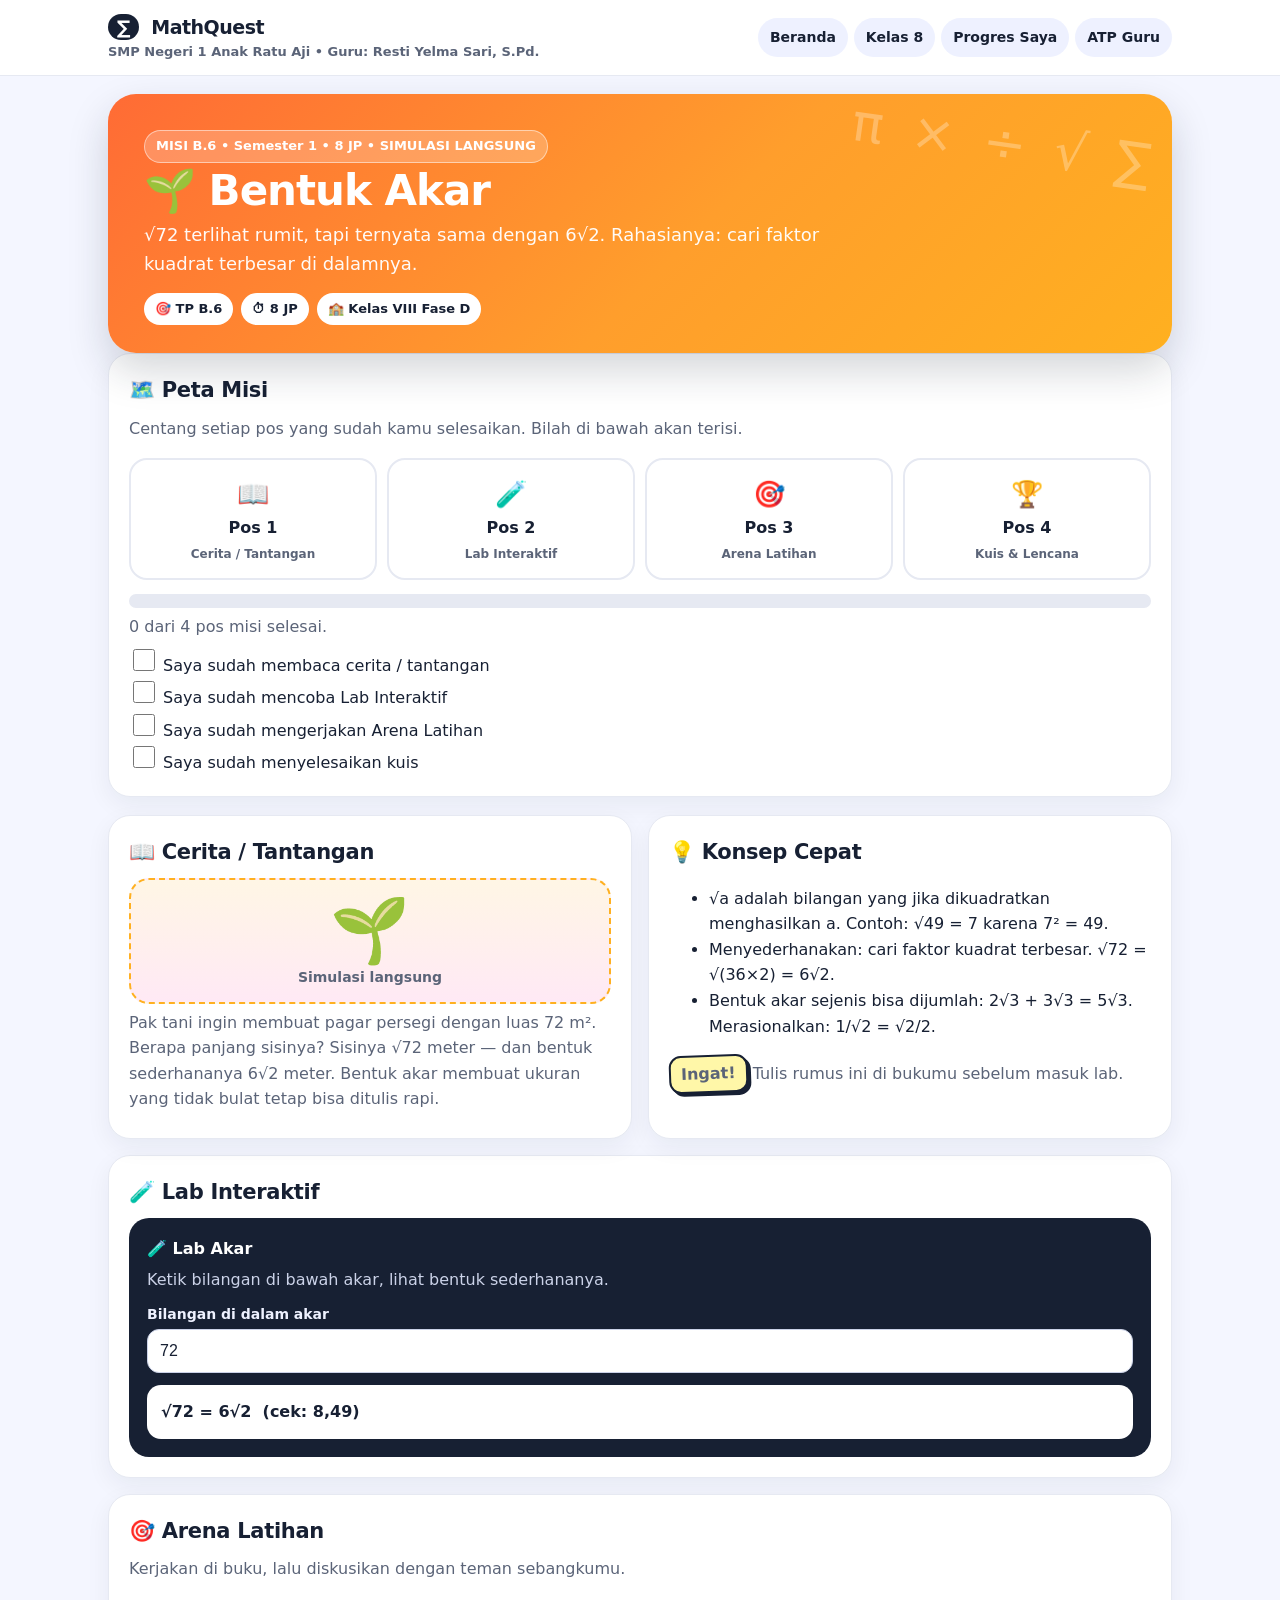
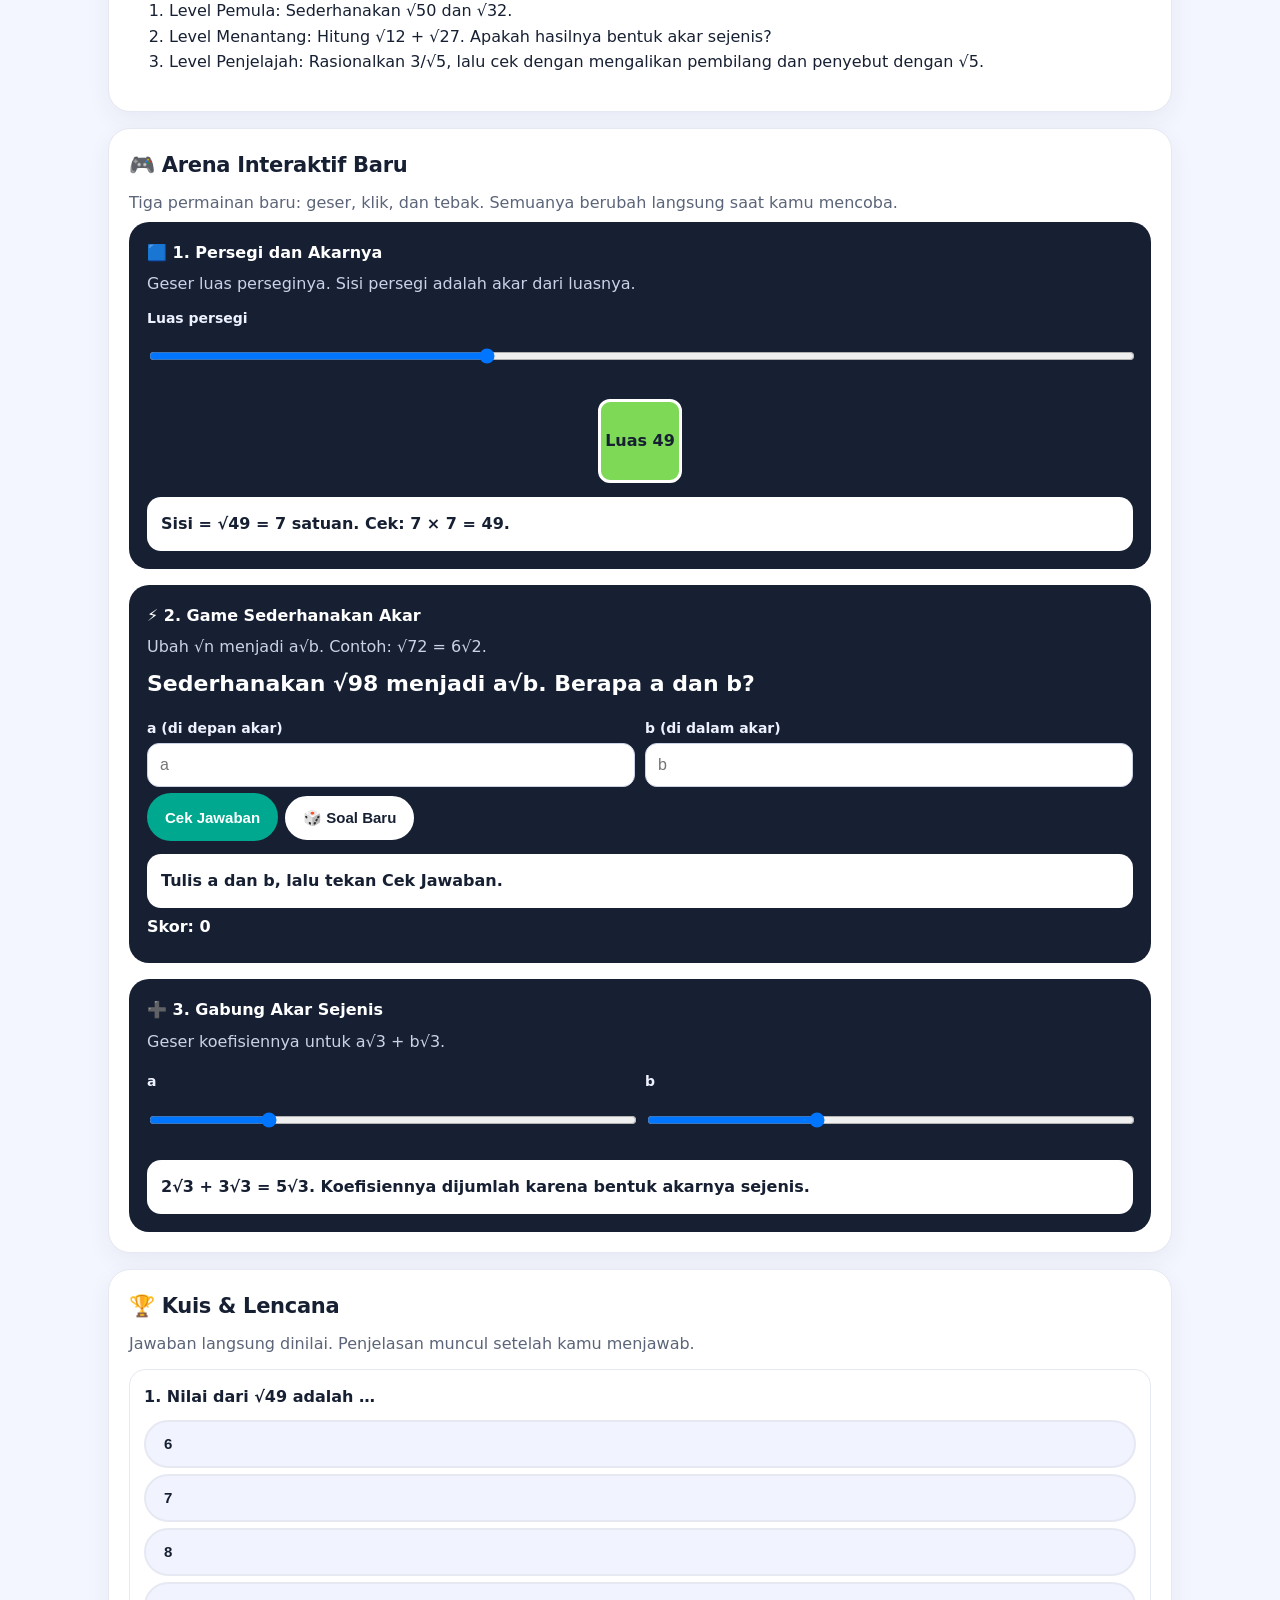
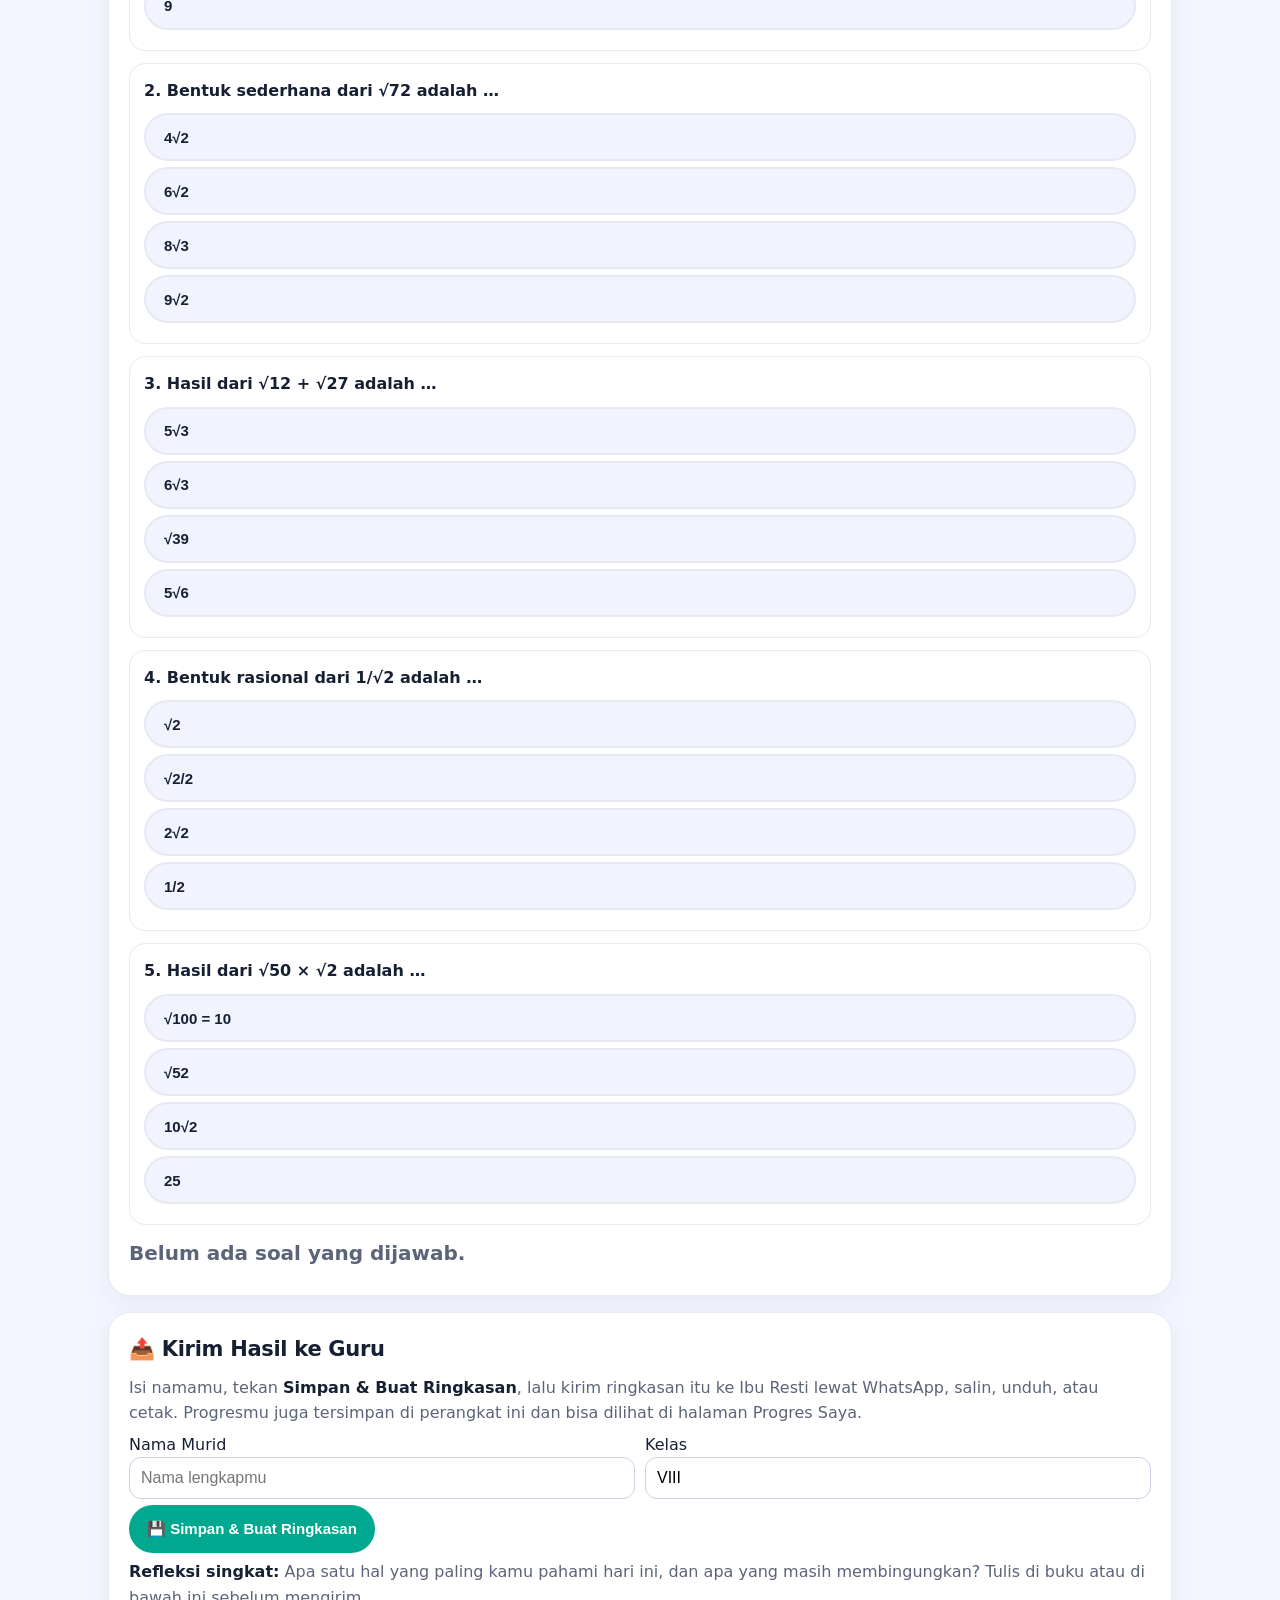
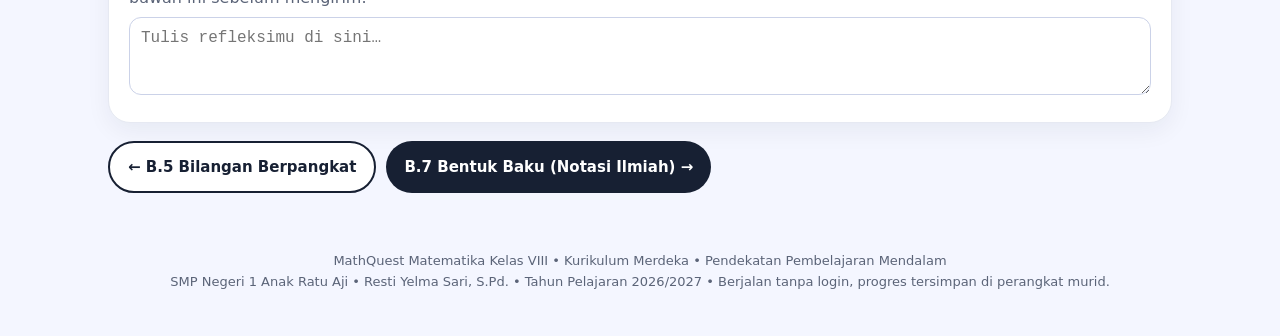
<file: kelas-8/b6-bentuk-akar.html>
<!DOCTYPE html><html lang="id"><head><meta charset="utf-8"><meta name="viewport" content="width=device-width,initial-scale=1">
<title>B.6 Bentuk Akar — MathQuest Kelas VIII</title>
<link rel="stylesheet" href="../assets/css/style.css"></head>
<body data-elemen="bilangan" data-tp="B.6" data-judul="Bentuk Akar">
<div class="topbar"><div class="topbar-inner"><div><div class="logo"><span>∑</span> MathQuest</div><div class="school">SMP Negeri 1 Anak Ratu Aji • Guru: Resti Yelma Sari, S.Pd.</div></div><nav class="mainnav"><a href="../index.html">Beranda</a><a href="../kelas-8/index.html">Kelas 8</a><a href="../kelas-8/progres.html">Progres Saya</a><a href="../kelas-8/atp.html">ATP Guru</a></nav></div></div>
<div class="wrap">
<section class="hero"><div class="symbols">π × ÷ √ ∑</div>
<span class="badge">MISI B.6 • Semester 1 • 8 JP • SIMULASI LANGSUNG</span>
<h1>🌱 Bentuk Akar</h1>
<p>√72 terlihat rumit, tapi ternyata sama dengan 6√2. Rahasianya: cari faktor kuadrat terbesar di dalamnya.</p>
<div class="pillrow"><span class="pill">🎯 TP B.6</span><span class="pill">⏱ 8 JP</span><span class="pill">🏫 Kelas VIII Fase D</span></div></section>

<section class="card" id="peta"><h2>🗺️ Peta Misi</h2><p>Centang setiap pos yang sudah kamu selesaikan. Bilah di bawah akan terisi.</p>
<div class="mission">
<div class="pos" data-pos="cerita"><div class="num">📖</div>Pos 1<small>Cerita / Tantangan</small></div>
<div class="pos" data-pos="lab"><div class="num">🧪</div>Pos 2<small>Lab Interaktif</small></div>
<div class="pos" data-pos="latihan"><div class="num">🎯</div>Pos 3<small>Arena Latihan</small></div>
<div class="pos" data-pos="kuis"><div class="num">🏆</div>Pos 4<small>Kuis &amp; Lencana</small></div></div>
<div class="bar" style="margin-top:14px"><i id="missionBar" style="width:0%"></i></div><p id="missionText">0 dari 4 pos misi selesai.</p>
<label><input type="checkbox" class="mission-check check" data-pos="cerita"> Saya sudah membaca cerita / tantangan</label><br>
<label><input type="checkbox" class="mission-check check" data-pos="lab"> Saya sudah mencoba Lab Interaktif</label><br>
<label><input type="checkbox" class="mission-check check" data-pos="latihan"> Saya sudah mengerjakan Arena Latihan</label><br>
<label><input type="checkbox" class="mission-check check" data-pos="kuis"> Saya sudah menyelesaikan kuis</label></section>

<div class="grid">
<section class="card"><h2>📖 Cerita / Tantangan</h2><div class="illus">🌱<small>Simulasi langsung</small></div><p>Pak tani ingin membuat pagar persegi dengan luas 72 m². Berapa panjang sisinya? Sisinya √72 meter — dan bentuk sederhananya 6√2 meter. Bentuk akar membuat ukuran yang tidak bulat tetap bisa ditulis rapi.</p></section>
<section class="card"><h2>💡 Konsep Cepat</h2><ul><li>√a adalah bilangan yang jika dikuadratkan menghasilkan a. Contoh: √49 = 7 karena 7² = 49.</li><li>Menyederhanakan: cari faktor kuadrat terbesar. √72 = √(36×2) = 6√2.</li><li>Bentuk akar sejenis bisa dijumlah: 2√3 + 3√3 = 5√3. Merasionalkan: 1/√2 = √2/2.</li></ul><p><span class="sticker">Ingat!</span> Tulis rumus ini di bukumu sebelum masuk lab.</p></section></div>

<section class="card" style="margin-top:16px"><h2>🧪 Lab Interaktif</h2><div class="lab"><h3>🧪 Lab Akar</h3><p style="color:#cbd2e8">Ketik bilangan di bawah akar, lihat bentuk sederhananya.</p><label>Bilangan di dalam akar</label><input id="akarInput" type="number" value="72" step="1"><div class="out" id="akarOut"></div></div></section>

<section class="card" style="margin-top:16px"><h2>🎯 Arena Latihan</h2><p>Kerjakan di buku, lalu diskusikan dengan teman sebangkumu.</p><ol><li>Level Pemula: Sederhanakan √50 dan √32.</li><li>Level Menantang: Hitung √12 + √27. Apakah hasilnya bentuk akar sejenis?</li><li>Level Penjelajah: Rasionalkan 3/√5, lalu cek dengan mengalikan pembilang dan penyebut dengan √5.</li></ol></section>

<section class="card" style="margin-top:16px"><h2>🎮 Arena Interaktif Baru</h2><p>Tiga permainan baru: geser, klik, dan tebak. Semuanya berubah langsung saat kamu mencoba.</p>
<div class="lab"><h3>🟦 1. Persegi dan Akarnya</h3><p style="color:#cbd2e8">Geser luas perseginya. Sisi persegi adalah akar dari luasnya.</p><label>Luas persegi</label><input id="akarLuas" type="range" min="1" max="144" step="1" value="49"><div id="akarPersegi" style="background:#7ed957;border:3px solid #fff;border-radius:12px;margin:14px auto;text-align:center;color:#172033;font-weight:900;display:flex;align-items:center;justify-content:center">49</div><div class="out" id="akarVisualOut"></div></div>
<div style="height:16px"></div>
<div class="lab"><h3>⚡ 2. Game Sederhanakan Akar</h3><p style="color:#cbd2e8">Ubah √n menjadi a√b. Contoh: √72 = 6√2.</p><p id="gameAkarSoal" style="font-size:22px;font-weight:900;color:#fff">Siap?</p><div class="row"><div><label>a (di depan akar)</label><input id="gameAkarA" type="number" placeholder="a"></div><div><label>b (di dalam akar)</label><input id="gameAkarB" type="number" placeholder="b"></div></div><p><button type="button" class="btn-green" id="gameAkarCek">Cek Jawaban</button> <button type="button" class="btn-light" id="gameAkarBaru">🎲 Soal Baru</button></p><div class="out" id="gameAkarOut"></div><p id="gameAkarSkor" style="color:#fff;font-weight:800">Skor: 0</p></div>
<div style="height:16px"></div>
<div class="lab"><h3>➕ 3. Gabung Akar Sejenis</h3><p style="color:#cbd2e8">Geser koefisiennya untuk a√3 + b√3.</p><div class="row"><div><label>a</label><input id="akarGabA" type="range" min="0" max="9" step="1" value="2"></div><div><label>b</label><input id="akarGabB" type="range" min="0" max="9" step="1" value="3"></div></div><div class="out" id="akarGabOut"></div></div>
</section>

<section class="card quiz" style="margin-top:16px"><h2>🏆 Kuis &amp; Lencana</h2><p>Jawaban langsung dinilai. Penjelasan muncul setelah kamu menjawab.</p><div class="q"><p>1. Nilai dari √49 adalah …</p><button type="button" class="opt" data-ok="0">6</button><button type="button" class="opt" data-ok="1">7</button><button type="button" class="opt" data-ok="0">8</button><button type="button" class="opt" data-ok="0">9</button><div class="fb" hidden>💡 7² = 49, jadi √49 = 7.</div></div><div class="q"><p>2. Bentuk sederhana dari √72 adalah …</p><button type="button" class="opt" data-ok="0">4√2</button><button type="button" class="opt" data-ok="1">6√2</button><button type="button" class="opt" data-ok="0">8√3</button><button type="button" class="opt" data-ok="0">9√2</button><div class="fb" hidden>💡 72 = 36 × 2, jadi √72 = 6√2.</div></div><div class="q"><p>3. Hasil dari √12 + √27 adalah …</p><button type="button" class="opt" data-ok="1">5√3</button><button type="button" class="opt" data-ok="0">6√3</button><button type="button" class="opt" data-ok="0">√39</button><button type="button" class="opt" data-ok="0">5√6</button><div class="fb" hidden>💡 √12 = 2√3 dan √27 = 3√3, jumlahnya 5√3.</div></div><div class="q"><p>4. Bentuk rasional dari 1/√2 adalah …</p><button type="button" class="opt" data-ok="0">√2</button><button type="button" class="opt" data-ok="1">√2/2</button><button type="button" class="opt" data-ok="0">2√2</button><button type="button" class="opt" data-ok="0">1/2</button><div class="fb" hidden>💡 Kalikan dengan √2/√2, hasilnya √2/2.</div></div><div class="q"><p>5. Hasil dari √50 × √2 adalah …</p><button type="button" class="opt" data-ok="1">√100 = 10</button><button type="button" class="opt" data-ok="0">√52</button><button type="button" class="opt" data-ok="0">10√2</button><button type="button" class="opt" data-ok="0">25</button><div class="fb" hidden>💡 √50 × √2 = √100 = 10.</div></div><p class="score-out score">Belum ada soal yang dijawab.</p></section>

<section class="card" style="margin-top:16px"><h2>📤 Kirim Hasil ke Guru</h2>
<p>Isi namamu, tekan <strong>Simpan &amp; Buat Ringkasan</strong>, lalu kirim ringkasan itu ke Ibu Resti lewat WhatsApp, salin, unduh, atau cetak. Progresmu juga tersimpan di perangkat ini dan bisa dilihat di halaman Progres Saya.</p>
<div class="row" style="display:grid;grid-template-columns:1fr 1fr;gap:10px"><div><label>Nama Murid</label><input id="namaMurid" type="text" placeholder="Nama lengkapmu"></div><div><label>Kelas</label><input id="kelasMurid" type="text" value="VIII" placeholder="Contoh: VIII A"></div></div>
<p><button type="button" class="btn-green" id="simpanHasil">💾 Simpan &amp; Buat Ringkasan</button></p>
<div id="hasilBox" hidden><div class="out" id="hasilOut"></div><p style="margin-top:12px">
<button type="button" data-share="wa" class="btn">💬 Kirim via WhatsApp</button>
<button type="button" data-share="salin" class="btn btn-light">📋 Salin</button>
<button type="button" data-share="unduh" class="btn btn-light">⬇️ Unduh</button>
<button type="button" data-share="cetak" class="btn btn-light">🖨️ Cetak</button></p></div>
<p><strong>Refleksi singkat:</strong> Apa satu hal yang paling kamu pahami hari ini, dan apa yang masih membingungkan? Tulis di buku atau di bawah ini sebelum mengirim.</p>
<textarea rows="3" placeholder="Tulis refleksimu di sini…"></textarea></section>

<p style="display:flex;gap:10px;flex-wrap:wrap;margin-top:18px"><a class="btn btn-light" href="b5-bilangan-berpangkat.html">← B.5 Bilangan Berpangkat</a><a class="btn" href="b7-bentuk-baku.html">B.7 Bentuk Baku (Notasi Ilmiah) →</a></p>
</div><footer>MathQuest Matematika Kelas VIII • Kurikulum Merdeka • Pendekatan Pembelajaran Mendalam<br>SMP Negeri 1 Anak Ratu Aji • Resti Yelma Sari, S.Pd. • Tahun Pelajaran 2026/2027 • Berjalan tanpa login, progres tersimpan di perangkat murid.</footer><script src="../assets/js/app.js"></script><script src="../assets/js/arena.js"></script></body></html>
</file>
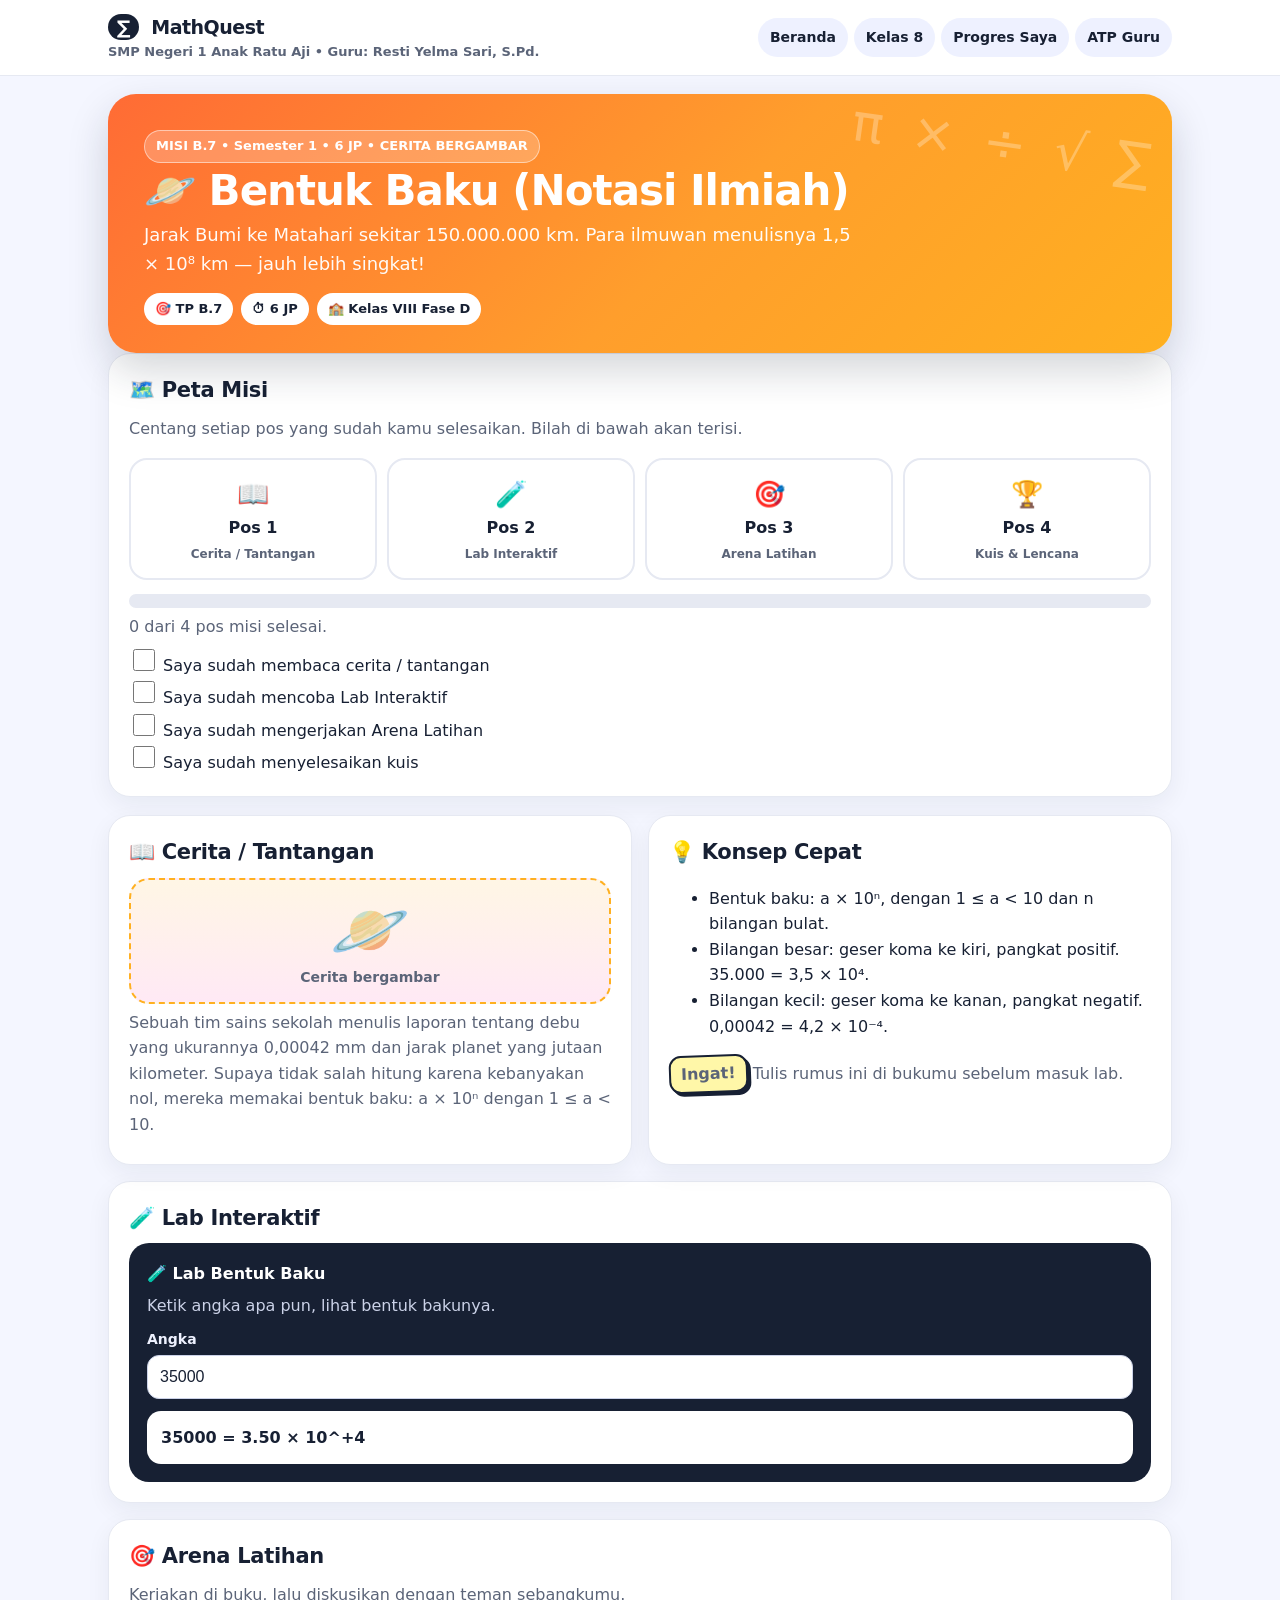
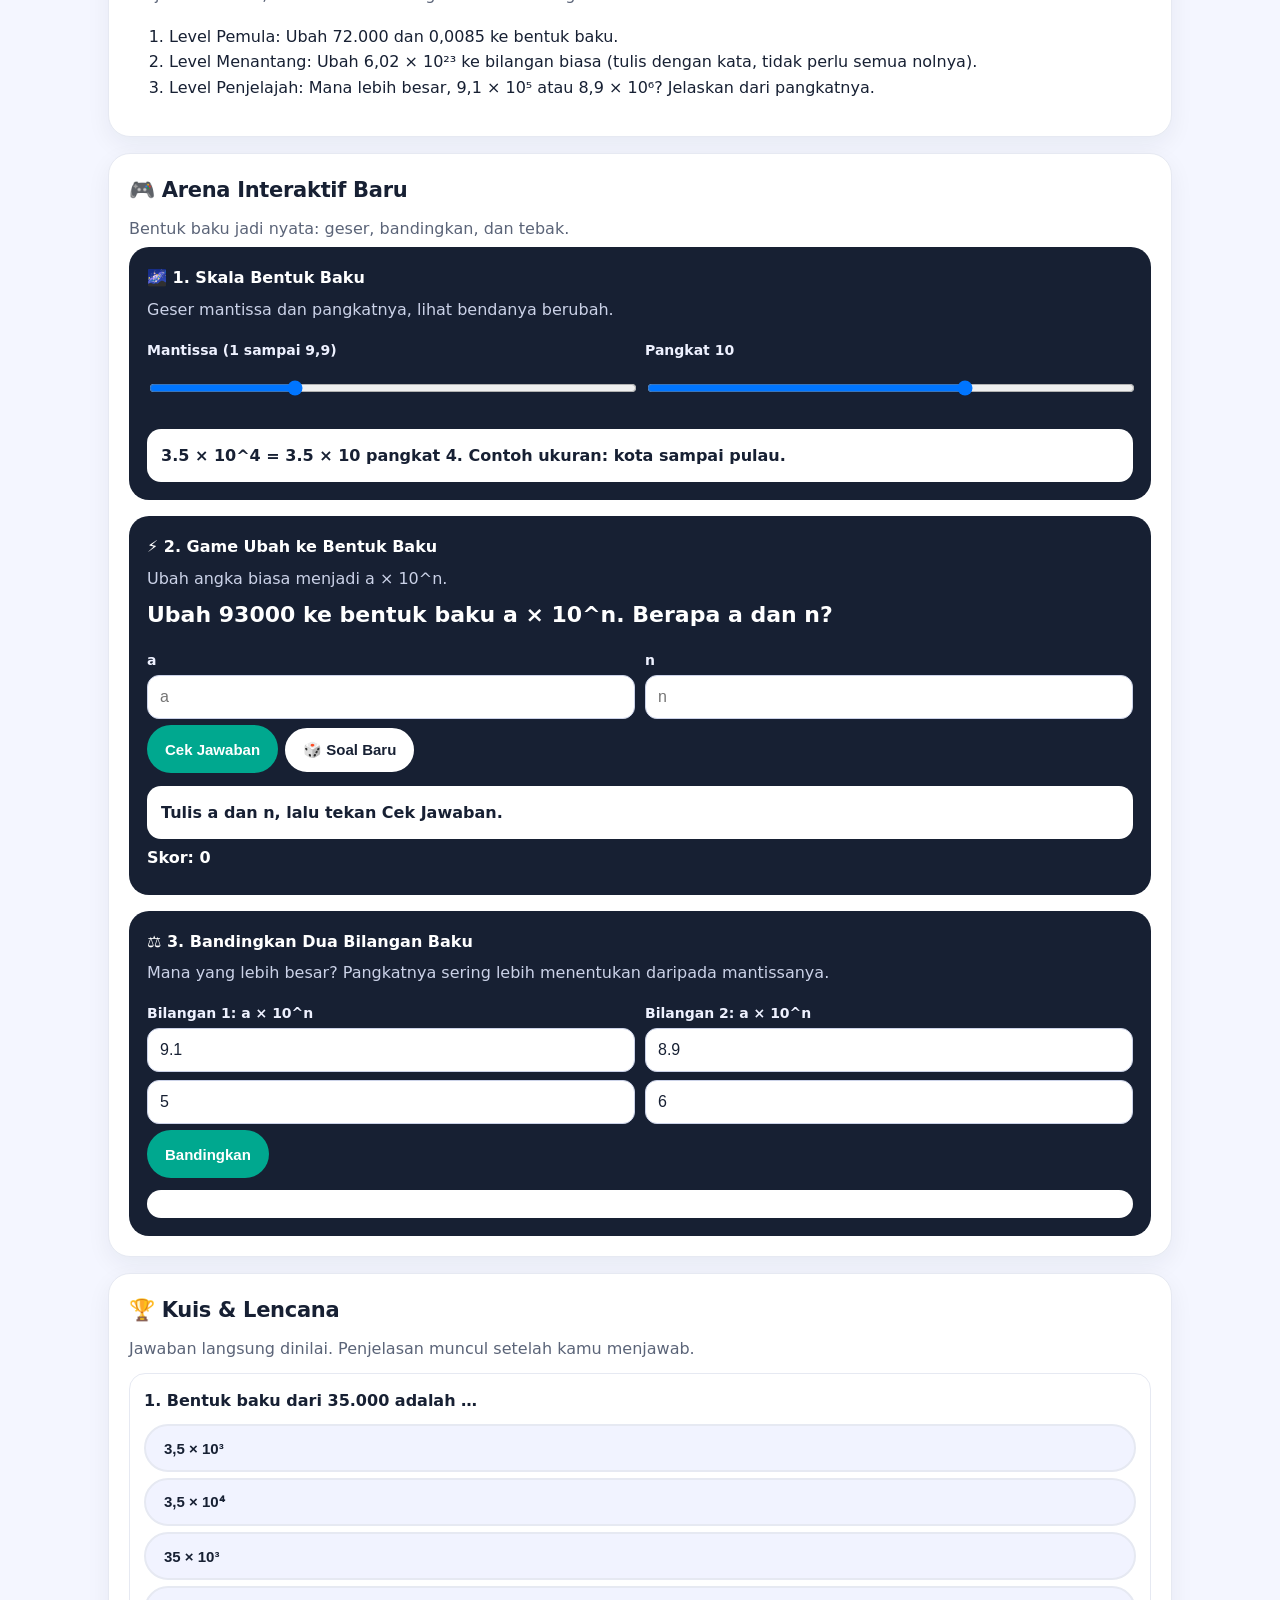
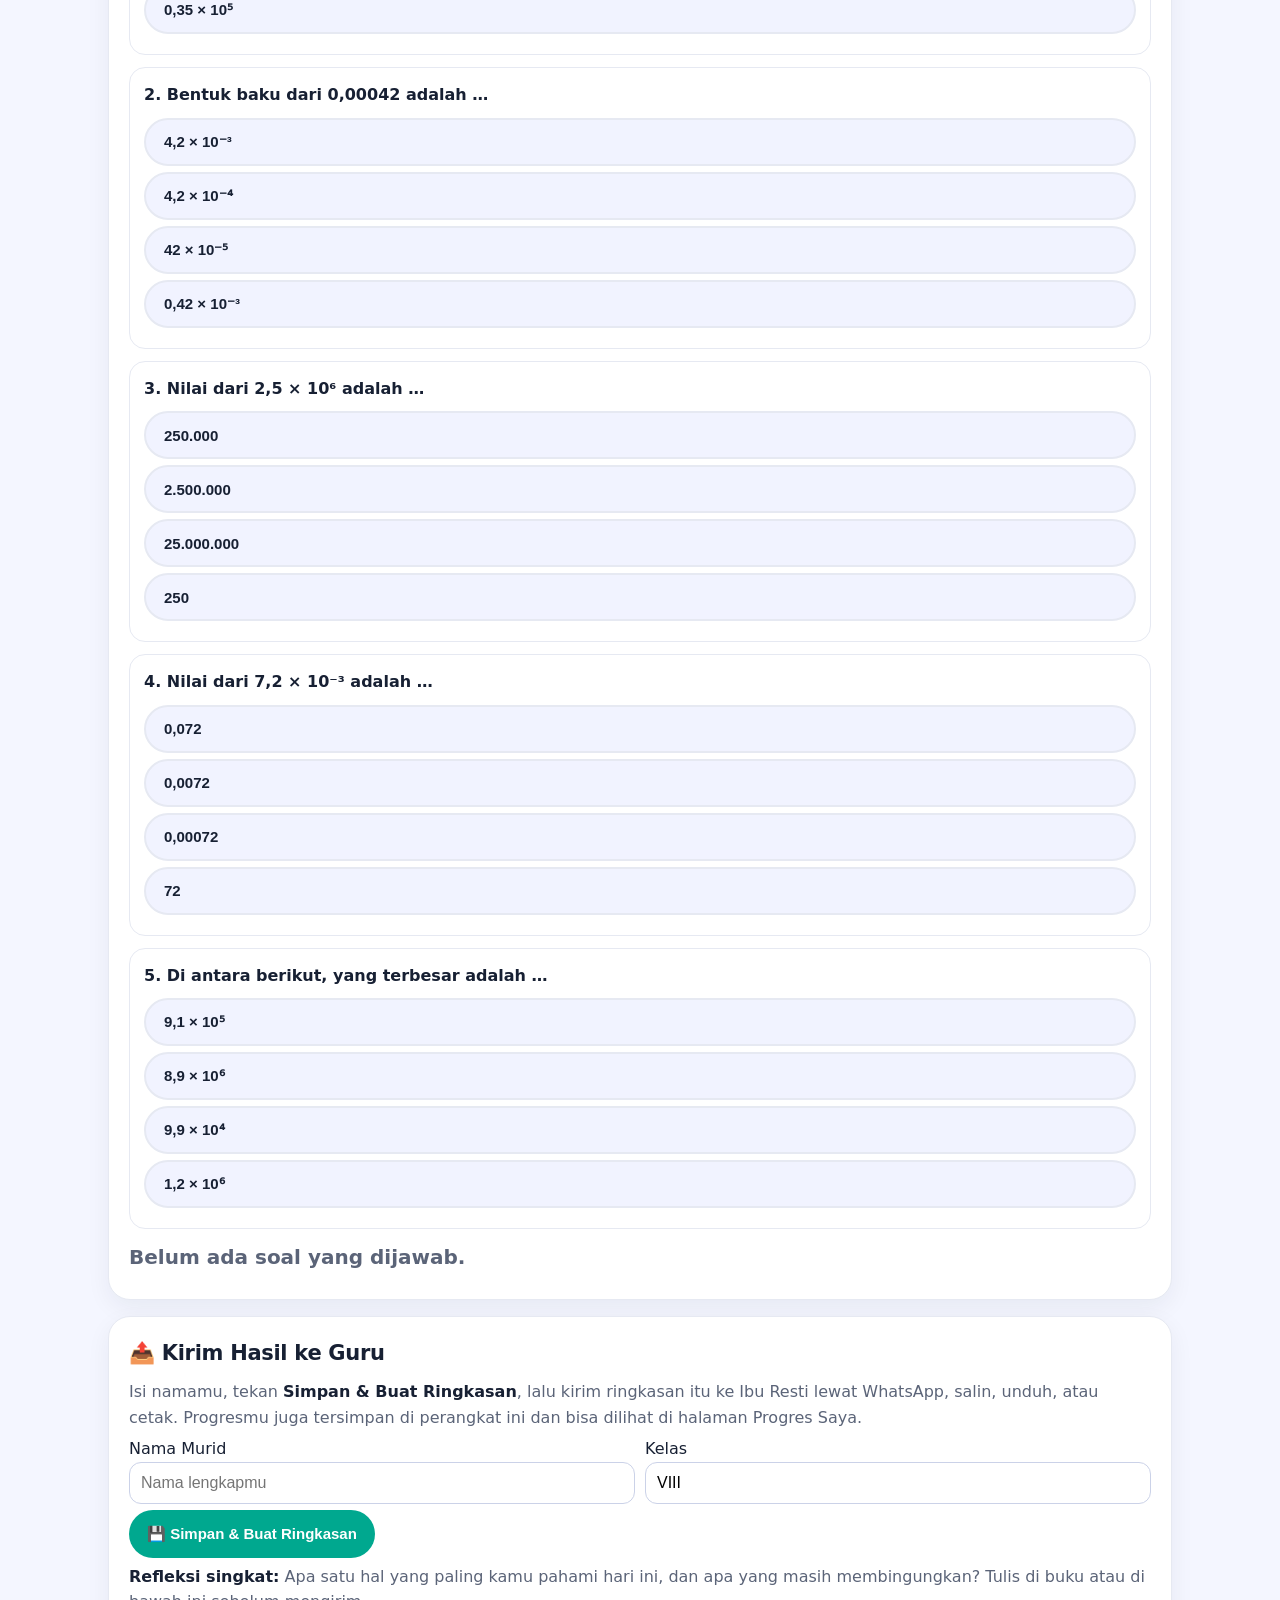
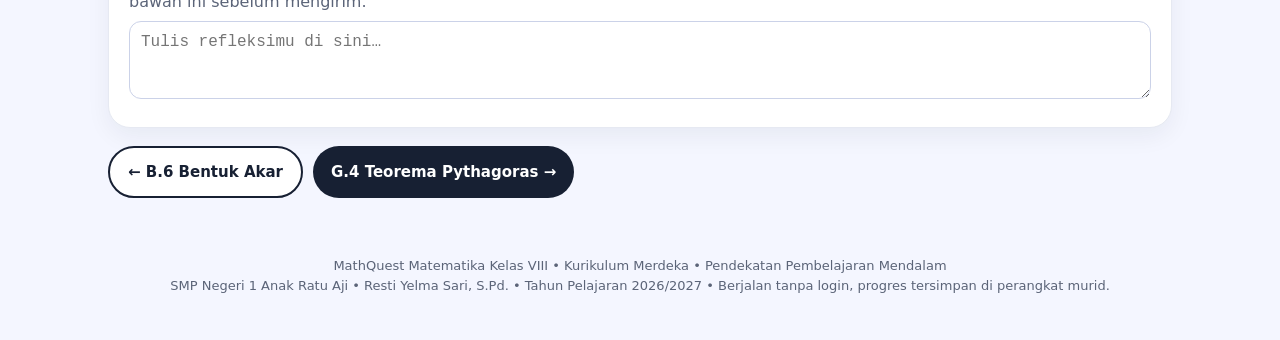
<file: kelas-8/b7-bentuk-baku.html>
<!DOCTYPE html><html lang="id"><head><meta charset="utf-8"><meta name="viewport" content="width=device-width,initial-scale=1">
<title>B.7 Bentuk Baku (Notasi Ilmiah) — MathQuest Kelas VIII</title>
<link rel="stylesheet" href="../assets/css/style.css"></head>
<body data-elemen="bilangan" data-tp="B.7" data-judul="Bentuk Baku (Notasi Ilmiah)">
<div class="topbar"><div class="topbar-inner"><div><div class="logo"><span>∑</span> MathQuest</div><div class="school">SMP Negeri 1 Anak Ratu Aji • Guru: Resti Yelma Sari, S.Pd.</div></div><nav class="mainnav"><a href="../index.html">Beranda</a><a href="../kelas-8/index.html">Kelas 8</a><a href="../kelas-8/progres.html">Progres Saya</a><a href="../kelas-8/atp.html">ATP Guru</a></nav></div></div>
<div class="wrap">
<section class="hero"><div class="symbols">π × ÷ √ ∑</div>
<span class="badge">MISI B.7 • Semester 1 • 6 JP • CERITA BERGAMBAR</span>
<h1>🪐 Bentuk Baku (Notasi Ilmiah)</h1>
<p>Jarak Bumi ke Matahari sekitar 150.000.000 km. Para ilmuwan menulisnya 1,5 × 10⁸ km — jauh lebih singkat!</p>
<div class="pillrow"><span class="pill">🎯 TP B.7</span><span class="pill">⏱ 6 JP</span><span class="pill">🏫 Kelas VIII Fase D</span></div></section>

<section class="card" id="peta"><h2>🗺️ Peta Misi</h2><p>Centang setiap pos yang sudah kamu selesaikan. Bilah di bawah akan terisi.</p>
<div class="mission">
<div class="pos" data-pos="cerita"><div class="num">📖</div>Pos 1<small>Cerita / Tantangan</small></div>
<div class="pos" data-pos="lab"><div class="num">🧪</div>Pos 2<small>Lab Interaktif</small></div>
<div class="pos" data-pos="latihan"><div class="num">🎯</div>Pos 3<small>Arena Latihan</small></div>
<div class="pos" data-pos="kuis"><div class="num">🏆</div>Pos 4<small>Kuis &amp; Lencana</small></div></div>
<div class="bar" style="margin-top:14px"><i id="missionBar" style="width:0%"></i></div><p id="missionText">0 dari 4 pos misi selesai.</p>
<label><input type="checkbox" class="mission-check check" data-pos="cerita"> Saya sudah membaca cerita / tantangan</label><br>
<label><input type="checkbox" class="mission-check check" data-pos="lab"> Saya sudah mencoba Lab Interaktif</label><br>
<label><input type="checkbox" class="mission-check check" data-pos="latihan"> Saya sudah mengerjakan Arena Latihan</label><br>
<label><input type="checkbox" class="mission-check check" data-pos="kuis"> Saya sudah menyelesaikan kuis</label></section>

<div class="grid">
<section class="card"><h2>📖 Cerita / Tantangan</h2><div class="illus">🪐<small>Cerita bergambar</small></div><p>Sebuah tim sains sekolah menulis laporan tentang debu yang ukurannya 0,00042 mm dan jarak planet yang jutaan kilometer. Supaya tidak salah hitung karena kebanyakan nol, mereka memakai bentuk baku: a × 10ⁿ dengan 1 ≤ a &lt; 10.</p></section>
<section class="card"><h2>💡 Konsep Cepat</h2><ul><li>Bentuk baku: a × 10ⁿ, dengan 1 ≤ a &lt; 10 dan n bilangan bulat.</li><li>Bilangan besar: geser koma ke kiri, pangkat positif. 35.000 = 3,5 × 10⁴.</li><li>Bilangan kecil: geser koma ke kanan, pangkat negatif. 0,00042 = 4,2 × 10⁻⁴.</li></ul><p><span class="sticker">Ingat!</span> Tulis rumus ini di bukumu sebelum masuk lab.</p></section></div>

<section class="card" style="margin-top:16px"><h2>🧪 Lab Interaktif</h2><div class="lab"><h3>🧪 Lab Bentuk Baku</h3><p style="color:#cbd2e8">Ketik angka apa pun, lihat bentuk bakunya.</p><label>Angka</label><input id="bakuInput" type="text" value="35000" step="1"><div class="out" id="bakuOut"></div></div></section>

<section class="card" style="margin-top:16px"><h2>🎯 Arena Latihan</h2><p>Kerjakan di buku, lalu diskusikan dengan teman sebangkumu.</p><ol><li>Level Pemula: Ubah 72.000 dan 0,0085 ke bentuk baku.</li><li>Level Menantang: Ubah 6,02 × 10²³ ke bilangan biasa (tulis dengan kata, tidak perlu semua nolnya).</li><li>Level Penjelajah: Mana lebih besar, 9,1 × 10⁵ atau 8,9 × 10⁶? Jelaskan dari pangkatnya.</li></ol></section>

<section class="card" style="margin-top:16px"><h2>🎮 Arena Interaktif Baru</h2><p>Bentuk baku jadi nyata: geser, bandingkan, dan tebak.</p>
<div class="lab"><h3>🌌 1. Skala Bentuk Baku</h3><p style="color:#cbd2e8">Geser mantissa dan pangkatnya, lihat bendanya berubah.</p><div class="row"><div><label>Mantissa (1 sampai 9,9)</label><input id="bakuMantissa" type="range" min="1" max="9.9" step="0.1" value="3.5"></div><div><label>Pangkat 10</label><input id="bakuEks" type="range" min="-6" max="9" step="1" value="4"></div></div><div class="out" id="bakuSkalaOut"></div></div>
<div style="height:16px"></div>
<div class="lab"><h3>⚡ 2. Game Ubah ke Bentuk Baku</h3><p style="color:#cbd2e8">Ubah angka biasa menjadi a × 10^n.</p><p id="bakuGameSoal" style="font-size:22px;font-weight:900;color:#fff">Siap?</p><div class="row"><div><label>a</label><input id="bakuGameMantissa" type="number" step="0.1" placeholder="a"></div><div><label>n</label><input id="bakuGameEks" type="number" placeholder="n"></div></div><p><button type="button" class="btn-green" id="bakuGameCek">Cek Jawaban</button> <button type="button" class="btn-light" id="bakuGameBaru">🎲 Soal Baru</button></p><div class="out" id="bakuGameOut"></div><p id="bakuGameSkor" style="color:#fff;font-weight:800">Skor: 0</p></div>
<div style="height:16px"></div>
<div class="lab"><h3>⚖️ 3. Bandingkan Dua Bilangan Baku</h3><p style="color:#cbd2e8">Mana yang lebih besar? Pangkatnya sering lebih menentukan daripada mantissanya.</p><div class="row"><div><label>Bilangan 1: a × 10^n</label><input id="bandA" type="number" step="0.1" value="9.1"><input id="bandE1" type="number" value="5" style="margin-top:8px"></div><div><label>Bilangan 2: a × 10^n</label><input id="bandB" type="number" step="0.1" value="8.9"><input id="bandE2" type="number" value="6" style="margin-top:8px"></div></div><p><button type="button" class="btn-green" id="bandCek">Bandingkan</button></p><div class="out" id="bandOut"></div></div>
</section>

<section class="card quiz" style="margin-top:16px"><h2>🏆 Kuis &amp; Lencana</h2><p>Jawaban langsung dinilai. Penjelasan muncul setelah kamu menjawab.</p><div class="q"><p>1. Bentuk baku dari 35.000 adalah …</p><button type="button" class="opt" data-ok="0">3,5 × 10³</button><button type="button" class="opt" data-ok="1">3,5 × 10⁴</button><button type="button" class="opt" data-ok="0">35 × 10³</button><button type="button" class="opt" data-ok="0">0,35 × 10⁵</button><div class="fb" hidden>💡 35.000 = 3,5 × 10.000 = 3,5 × 10⁴.</div></div><div class="q"><p>2. Bentuk baku dari 0,00042 adalah …</p><button type="button" class="opt" data-ok="0">4,2 × 10⁻³</button><button type="button" class="opt" data-ok="1">4,2 × 10⁻⁴</button><button type="button" class="opt" data-ok="0">42 × 10⁻⁵</button><button type="button" class="opt" data-ok="0">0,42 × 10⁻³</button><div class="fb" hidden>💡 Koma digeser 4 langkah ke kanan, jadi 4,2 × 10⁻⁴.</div></div><div class="q"><p>3. Nilai dari 2,5 × 10⁶ adalah …</p><button type="button" class="opt" data-ok="0">250.000</button><button type="button" class="opt" data-ok="1">2.500.000</button><button type="button" class="opt" data-ok="0">25.000.000</button><button type="button" class="opt" data-ok="0">250</button><div class="fb" hidden>💡 2,5 × 1.000.000 = 2.500.000.</div></div><div class="q"><p>4. Nilai dari 7,2 × 10⁻³ adalah …</p><button type="button" class="opt" data-ok="0">0,072</button><button type="button" class="opt" data-ok="1">0,0072</button><button type="button" class="opt" data-ok="0">0,00072</button><button type="button" class="opt" data-ok="0">72</button><div class="fb" hidden>💡 Pangkat -3 artinya dibagi 1.000: 7,2/1.000 = 0,0072.</div></div><div class="q"><p>5. Di antara berikut, yang terbesar adalah …</p><button type="button" class="opt" data-ok="0">9,1 × 10⁵</button><button type="button" class="opt" data-ok="1">8,9 × 10⁶</button><button type="button" class="opt" data-ok="0">9,9 × 10⁴</button><button type="button" class="opt" data-ok="0">1,2 × 10⁶</button><div class="fb" hidden>💡 Pangkat terbesar (10⁶) menang, dan 8,9 × 10⁶ paling besar di kelompok itu.</div></div><p class="score-out score">Belum ada soal yang dijawab.</p></section>

<section class="card" style="margin-top:16px"><h2>📤 Kirim Hasil ke Guru</h2>
<p>Isi namamu, tekan <strong>Simpan &amp; Buat Ringkasan</strong>, lalu kirim ringkasan itu ke Ibu Resti lewat WhatsApp, salin, unduh, atau cetak. Progresmu juga tersimpan di perangkat ini dan bisa dilihat di halaman Progres Saya.</p>
<div class="row" style="display:grid;grid-template-columns:1fr 1fr;gap:10px"><div><label>Nama Murid</label><input id="namaMurid" type="text" placeholder="Nama lengkapmu"></div><div><label>Kelas</label><input id="kelasMurid" type="text" value="VIII" placeholder="Contoh: VIII A"></div></div>
<p><button type="button" class="btn-green" id="simpanHasil">💾 Simpan &amp; Buat Ringkasan</button></p>
<div id="hasilBox" hidden><div class="out" id="hasilOut"></div><p style="margin-top:12px">
<button type="button" data-share="wa" class="btn">💬 Kirim via WhatsApp</button>
<button type="button" data-share="salin" class="btn btn-light">📋 Salin</button>
<button type="button" data-share="unduh" class="btn btn-light">⬇️ Unduh</button>
<button type="button" data-share="cetak" class="btn btn-light">🖨️ Cetak</button></p></div>
<p><strong>Refleksi singkat:</strong> Apa satu hal yang paling kamu pahami hari ini, dan apa yang masih membingungkan? Tulis di buku atau di bawah ini sebelum mengirim.</p>
<textarea rows="3" placeholder="Tulis refleksimu di sini…"></textarea></section>

<p style="display:flex;gap:10px;flex-wrap:wrap;margin-top:18px"><a class="btn btn-light" href="b6-bentuk-akar.html">← B.6 Bentuk Akar</a><a class="btn" href="g4-teorema-pythagoras.html">G.4 Teorema Pythagoras →</a></p>
</div><footer>MathQuest Matematika Kelas VIII • Kurikulum Merdeka • Pendekatan Pembelajaran Mendalam<br>SMP Negeri 1 Anak Ratu Aji • Resti Yelma Sari, S.Pd. • Tahun Pelajaran 2026/2027 • Berjalan tanpa login, progres tersimpan di perangkat murid.</footer><script src="../assets/js/app.js"></script><script src="../assets/js/arena.js"></script></body></html>
</file>
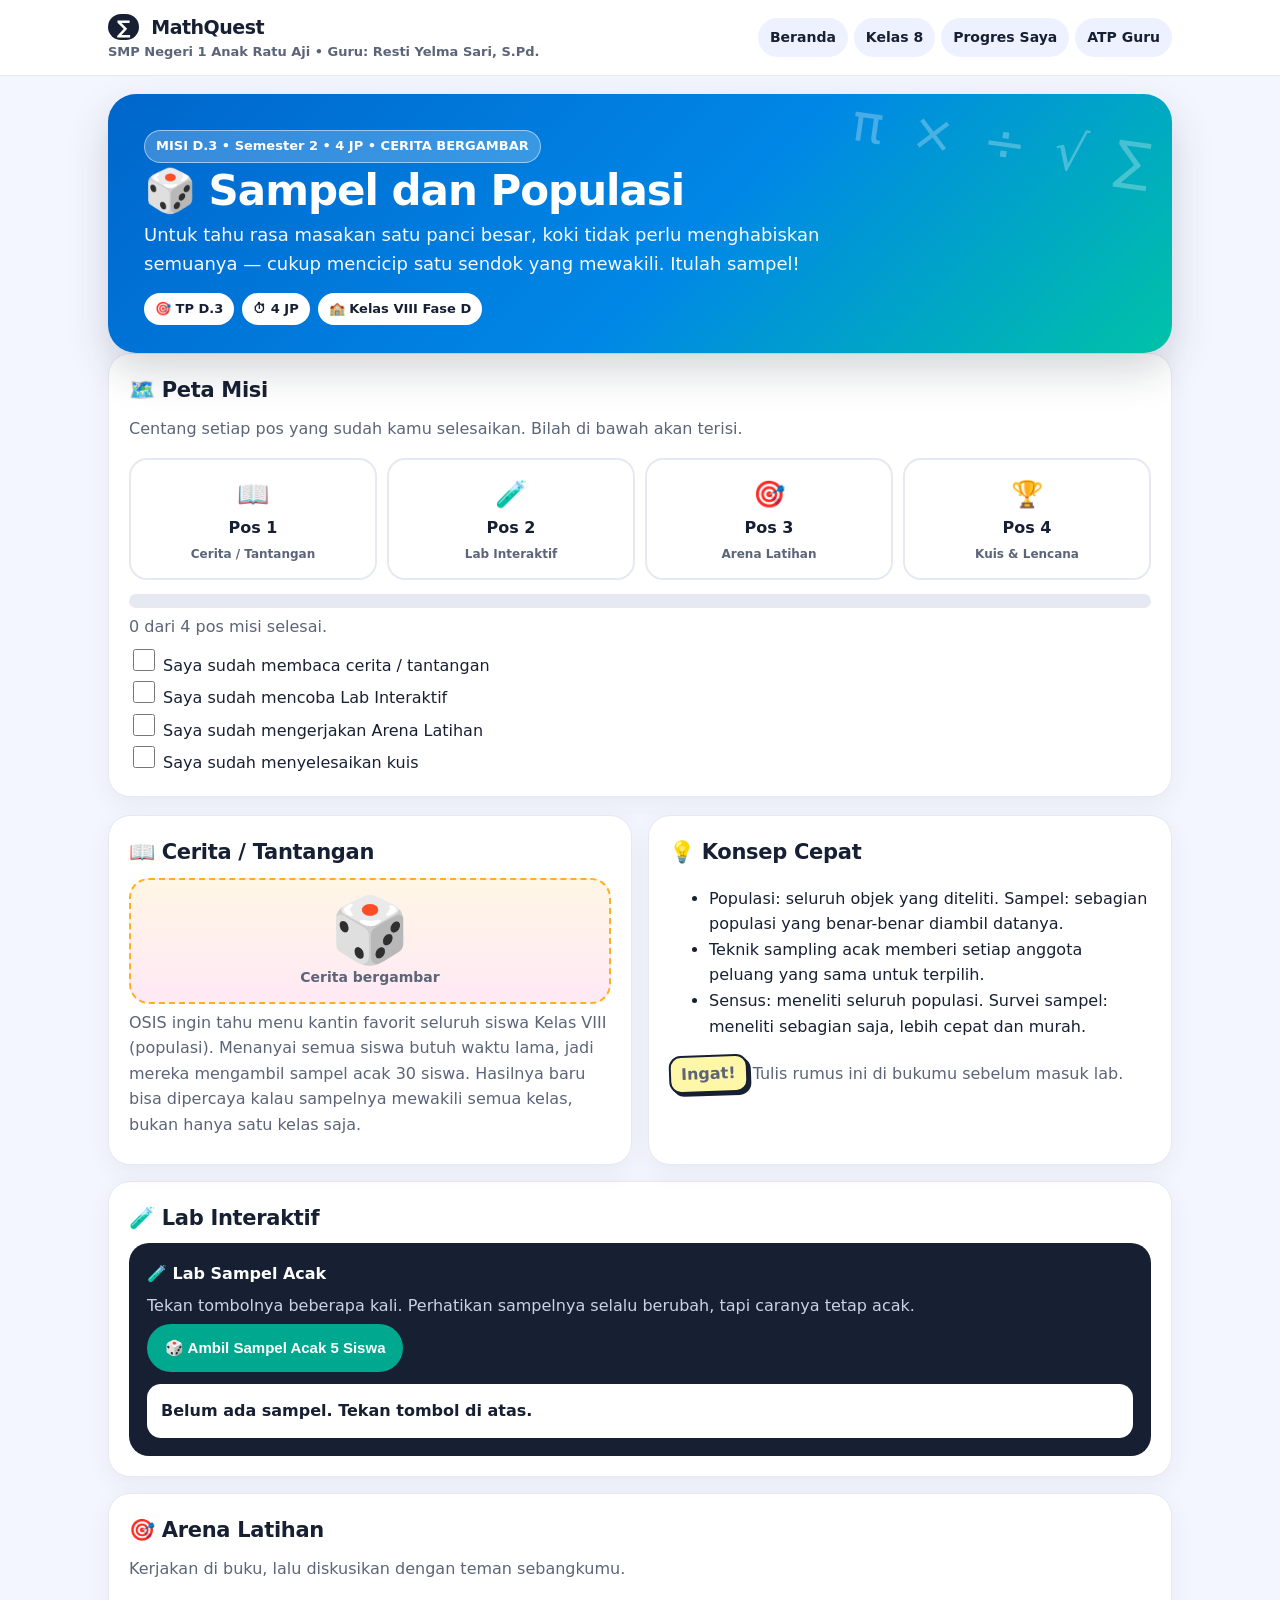
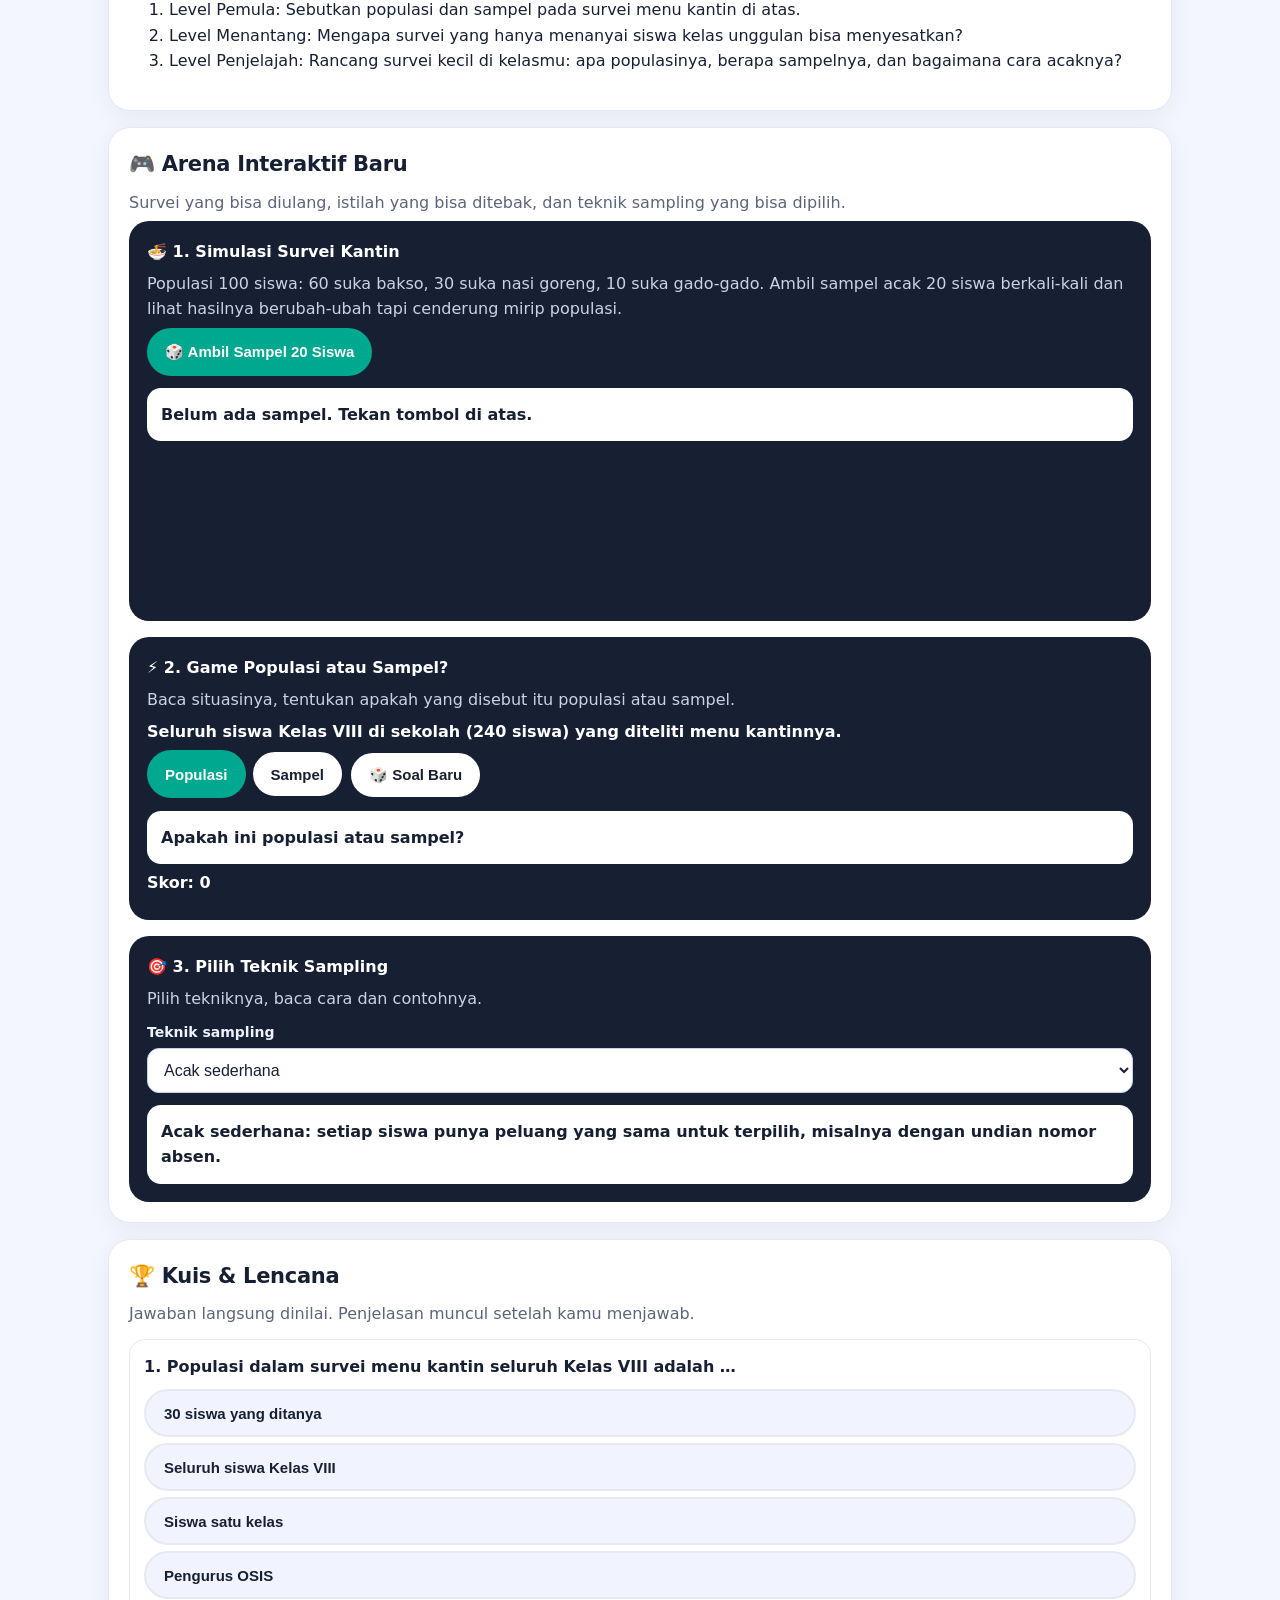
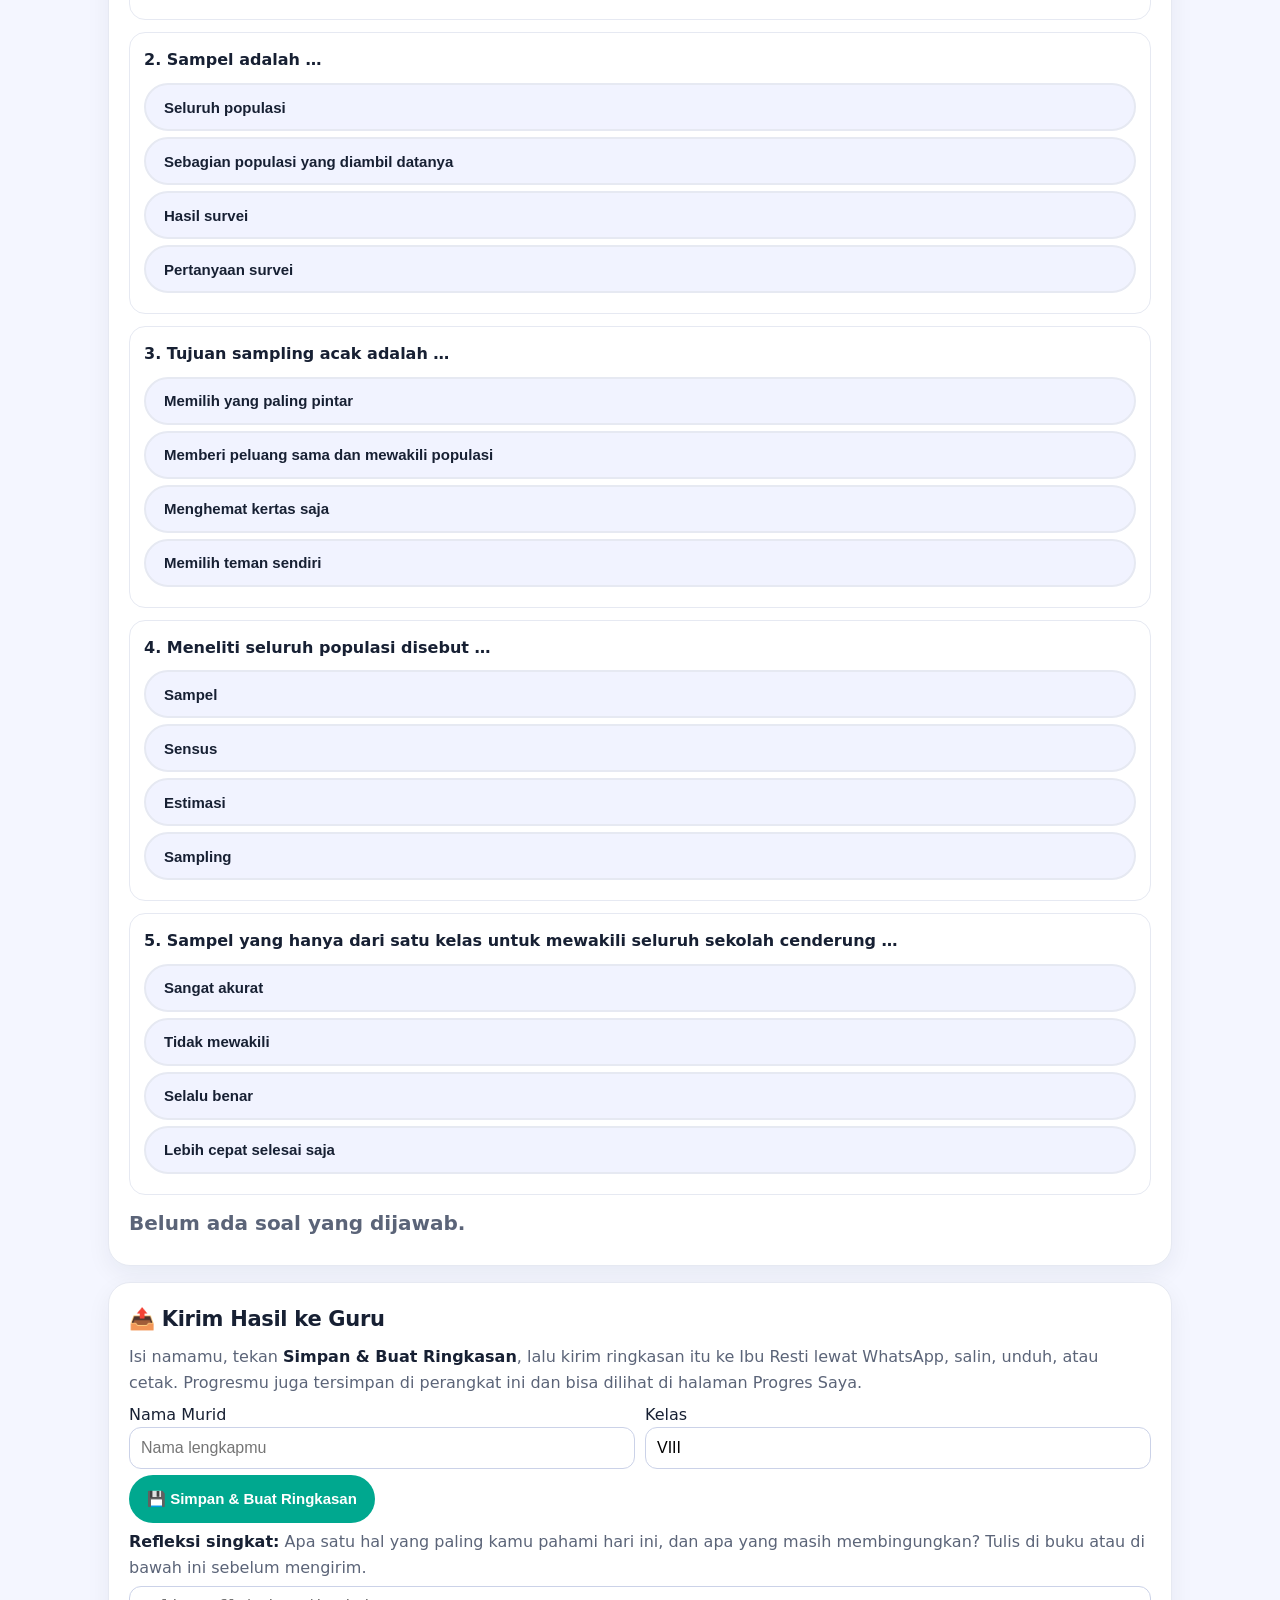
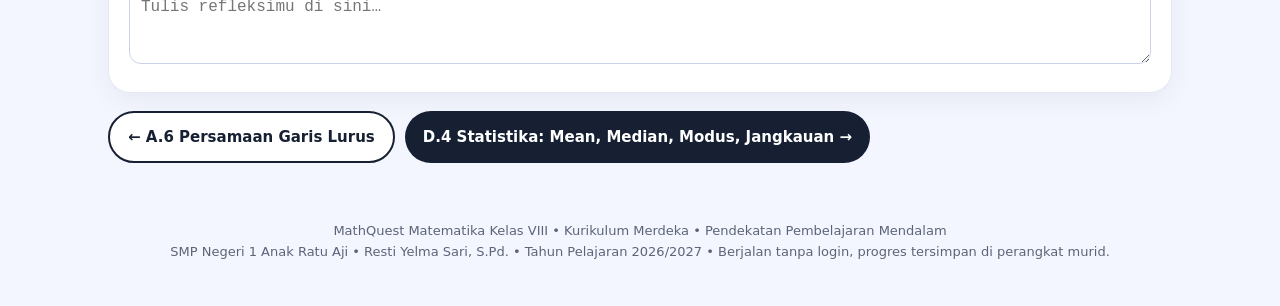
<file: kelas-8/d3-sampel-populasi.html>
<!DOCTYPE html><html lang="id"><head><meta charset="utf-8"><meta name="viewport" content="width=device-width,initial-scale=1">
<title>D.3 Sampel dan Populasi — MathQuest Kelas VIII</title>
<link rel="stylesheet" href="../assets/css/style.css"></head>
<body data-elemen="data" data-tp="D.3" data-judul="Sampel dan Populasi">
<div class="topbar"><div class="topbar-inner"><div><div class="logo"><span>∑</span> MathQuest</div><div class="school">SMP Negeri 1 Anak Ratu Aji • Guru: Resti Yelma Sari, S.Pd.</div></div><nav class="mainnav"><a href="../index.html">Beranda</a><a href="../kelas-8/index.html">Kelas 8</a><a href="../kelas-8/progres.html">Progres Saya</a><a href="../kelas-8/atp.html">ATP Guru</a></nav></div></div>
<div class="wrap">
<section class="hero"><div class="symbols">π × ÷ √ ∑</div>
<span class="badge">MISI D.3 • Semester 2 • 4 JP • CERITA BERGAMBAR</span>
<h1>🎲 Sampel dan Populasi</h1>
<p>Untuk tahu rasa masakan satu panci besar, koki tidak perlu menghabiskan semuanya — cukup mencicip satu sendok yang mewakili. Itulah sampel!</p>
<div class="pillrow"><span class="pill">🎯 TP D.3</span><span class="pill">⏱ 4 JP</span><span class="pill">🏫 Kelas VIII Fase D</span></div></section>

<section class="card" id="peta"><h2>🗺️ Peta Misi</h2><p>Centang setiap pos yang sudah kamu selesaikan. Bilah di bawah akan terisi.</p>
<div class="mission">
<div class="pos" data-pos="cerita"><div class="num">📖</div>Pos 1<small>Cerita / Tantangan</small></div>
<div class="pos" data-pos="lab"><div class="num">🧪</div>Pos 2<small>Lab Interaktif</small></div>
<div class="pos" data-pos="latihan"><div class="num">🎯</div>Pos 3<small>Arena Latihan</small></div>
<div class="pos" data-pos="kuis"><div class="num">🏆</div>Pos 4<small>Kuis &amp; Lencana</small></div></div>
<div class="bar" style="margin-top:14px"><i id="missionBar" style="width:0%"></i></div><p id="missionText">0 dari 4 pos misi selesai.</p>
<label><input type="checkbox" class="mission-check check" data-pos="cerita"> Saya sudah membaca cerita / tantangan</label><br>
<label><input type="checkbox" class="mission-check check" data-pos="lab"> Saya sudah mencoba Lab Interaktif</label><br>
<label><input type="checkbox" class="mission-check check" data-pos="latihan"> Saya sudah mengerjakan Arena Latihan</label><br>
<label><input type="checkbox" class="mission-check check" data-pos="kuis"> Saya sudah menyelesaikan kuis</label></section>

<div class="grid">
<section class="card"><h2>📖 Cerita / Tantangan</h2><div class="illus">🎲<small>Cerita bergambar</small></div><p>OSIS ingin tahu menu kantin favorit seluruh siswa Kelas VIII (populasi). Menanyai semua siswa butuh waktu lama, jadi mereka mengambil sampel acak 30 siswa. Hasilnya baru bisa dipercaya kalau sampelnya mewakili semua kelas, bukan hanya satu kelas saja.</p></section>
<section class="card"><h2>💡 Konsep Cepat</h2><ul><li>Populasi: seluruh objek yang diteliti. Sampel: sebagian populasi yang benar-benar diambil datanya.</li><li>Teknik sampling acak memberi setiap anggota peluang yang sama untuk terpilih.</li><li>Sensus: meneliti seluruh populasi. Survei sampel: meneliti sebagian saja, lebih cepat dan murah.</li></ul><p><span class="sticker">Ingat!</span> Tulis rumus ini di bukumu sebelum masuk lab.</p></section></div>

<section class="card" style="margin-top:16px"><h2>🧪 Lab Interaktif</h2><div class="lab"><h3>🧪 Lab Sampel Acak</h3><p style="color:#cbd2e8">Tekan tombolnya beberapa kali. Perhatikan sampelnya selalu berubah, tapi caranya tetap acak.</p><button type="button" class="btn-green" id="sampelBtn">🎲 Ambil Sampel Acak 5 Siswa</button><div class="out" id="sampelOut">Belum ada sampel. Tekan tombol di atas.</div></div></section>

<section class="card" style="margin-top:16px"><h2>🎯 Arena Latihan</h2><p>Kerjakan di buku, lalu diskusikan dengan teman sebangkumu.</p><ol><li>Level Pemula: Sebutkan populasi dan sampel pada survei menu kantin di atas.</li><li>Level Menantang: Mengapa survei yang hanya menanyai siswa kelas unggulan bisa menyesatkan?</li><li>Level Penjelajah: Rancang survei kecil di kelasmu: apa populasinya, berapa sampelnya, dan bagaimana cara acaknya?</li></ol></section>

<section class="card" style="margin-top:16px"><h2>🎮 Arena Interaktif Baru</h2><p>Survei yang bisa diulang, istilah yang bisa ditebak, dan teknik sampling yang bisa dipilih.</p>
<div class="lab"><h3>🍜 1. Simulasi Survei Kantin</h3><p style="color:#cbd2e8">Populasi 100 siswa: 60 suka bakso, 30 suka nasi goreng, 10 suka gado-gado. Ambil sampel acak 20 siswa berkali-kali dan lihat hasilnya berubah-ubah tapi cenderung mirip populasi.</p><p><button type="button" class="btn-green" id="surveiBtn">🎲 Ambil Sampel 20 Siswa</button></p><div class="out" id="surveiOut">Belum ada sampel. Tekan tombol di atas.</div><div class="barchart" id="surveiChart"></div></div>
<div style="height:16px"></div>
<div class="lab"><h3>⚡ 2. Game Populasi atau Sampel?</h3><p style="color:#cbd2e8">Baca situasinya, tentukan apakah yang disebut itu populasi atau sampel.</p><p id="popGameSoal" style="color:#fff;font-weight:700">Siap?</p><p><button type="button" class="btn-green" id="popPopulasi">Populasi</button> <button type="button" class="btn-light" id="popSampel">Sampel</button> <button type="button" class="btn-light" id="popGameBaru">🎲 Soal Baru</button></p><div class="out" id="popGameOut"></div><p id="popGameSkor" style="color:#fff;font-weight:800">Skor: 0</p></div>
<div style="height:16px"></div>
<div class="lab"><h3>🎯 3. Pilih Teknik Sampling</h3><p style="color:#cbd2e8">Pilih tekniknya, baca cara dan contohnya.</p><label>Teknik sampling</label><select id="teknikSelect"><option value="acak">Acak sederhana</option><option value="strata">Berstrata (stratified)</option><option value="sistematis">Sistematis</option><option value="klaster">Klaster (cluster)</option></select><div class="out" id="teknikOut"></div></div>
</section>

<section class="card quiz" style="margin-top:16px"><h2>🏆 Kuis &amp; Lencana</h2><p>Jawaban langsung dinilai. Penjelasan muncul setelah kamu menjawab.</p><div class="q"><p>1. Populasi dalam survei menu kantin seluruh Kelas VIII adalah …</p><button type="button" class="opt" data-ok="0">30 siswa yang ditanya</button><button type="button" class="opt" data-ok="1">Seluruh siswa Kelas VIII</button><button type="button" class="opt" data-ok="0">Siswa satu kelas</button><button type="button" class="opt" data-ok="0">Pengurus OSIS</button><div class="fb" hidden>💡 Populasi adalah seluruh objek yang diteliti.</div></div><div class="q"><p>2. Sampel adalah …</p><button type="button" class="opt" data-ok="0">Seluruh populasi</button><button type="button" class="opt" data-ok="1">Sebagian populasi yang diambil datanya</button><button type="button" class="opt" data-ok="0">Hasil survei</button><button type="button" class="opt" data-ok="0">Pertanyaan survei</button><div class="fb" hidden>💡 Sampel adalah bagian dari populasi.</div></div><div class="q"><p>3. Tujuan sampling acak adalah …</p><button type="button" class="opt" data-ok="0">Memilih yang paling pintar</button><button type="button" class="opt" data-ok="1">Memberi peluang sama dan mewakili populasi</button><button type="button" class="opt" data-ok="0">Menghemat kertas saja</button><button type="button" class="opt" data-ok="0">Memilih teman sendiri</button><div class="fb" hidden>💡 Sampling acak bertujuan mewakili populasi.</div></div><div class="q"><p>4. Meneliti seluruh populasi disebut …</p><button type="button" class="opt" data-ok="0">Sampel</button><button type="button" class="opt" data-ok="1">Sensus</button><button type="button" class="opt" data-ok="0">Estimasi</button><button type="button" class="opt" data-ok="0">Sampling</button><div class="fb" hidden>💡 Sensus meneliti semua anggota populasi.</div></div><div class="q"><p>5. Sampel yang hanya dari satu kelas untuk mewakili seluruh sekolah cenderung …</p><button type="button" class="opt" data-ok="0">Sangat akurat</button><button type="button" class="opt" data-ok="1">Tidak mewakili</button><button type="button" class="opt" data-ok="0">Selalu benar</button><button type="button" class="opt" data-ok="0">Lebih cepat selesai saja</button><div class="fb" hidden>💡 Sampel itu bias dan tidak mewakili seluruh populasi.</div></div><p class="score-out score">Belum ada soal yang dijawab.</p></section>

<section class="card" style="margin-top:16px"><h2>📤 Kirim Hasil ke Guru</h2>
<p>Isi namamu, tekan <strong>Simpan &amp; Buat Ringkasan</strong>, lalu kirim ringkasan itu ke Ibu Resti lewat WhatsApp, salin, unduh, atau cetak. Progresmu juga tersimpan di perangkat ini dan bisa dilihat di halaman Progres Saya.</p>
<div class="row" style="display:grid;grid-template-columns:1fr 1fr;gap:10px"><div><label>Nama Murid</label><input id="namaMurid" type="text" placeholder="Nama lengkapmu"></div><div><label>Kelas</label><input id="kelasMurid" type="text" value="VIII" placeholder="Contoh: VIII A"></div></div>
<p><button type="button" class="btn-green" id="simpanHasil">💾 Simpan &amp; Buat Ringkasan</button></p>
<div id="hasilBox" hidden><div class="out" id="hasilOut"></div><p style="margin-top:12px">
<button type="button" data-share="wa" class="btn">💬 Kirim via WhatsApp</button>
<button type="button" data-share="salin" class="btn btn-light">📋 Salin</button>
<button type="button" data-share="unduh" class="btn btn-light">⬇️ Unduh</button>
<button type="button" data-share="cetak" class="btn btn-light">🖨️ Cetak</button></p></div>
<p><strong>Refleksi singkat:</strong> Apa satu hal yang paling kamu pahami hari ini, dan apa yang masih membingungkan? Tulis di buku atau di bawah ini sebelum mengirim.</p>
<textarea rows="3" placeholder="Tulis refleksimu di sini…"></textarea></section>

<p style="display:flex;gap:10px;flex-wrap:wrap;margin-top:18px"><a class="btn btn-light" href="a6-persamaan-garis-lurus.html">← A.6 Persamaan Garis Lurus</a><a class="btn" href="d4-statistika.html">D.4 Statistika: Mean, Median, Modus, Jangkauan →</a></p>
</div><footer>MathQuest Matematika Kelas VIII • Kurikulum Merdeka • Pendekatan Pembelajaran Mendalam<br>SMP Negeri 1 Anak Ratu Aji • Resti Yelma Sari, S.Pd. • Tahun Pelajaran 2026/2027 • Berjalan tanpa login, progres tersimpan di perangkat murid.</footer><script src="../assets/js/app.js"></script><script src="../assets/js/arena.js"></script></body></html>
</file>
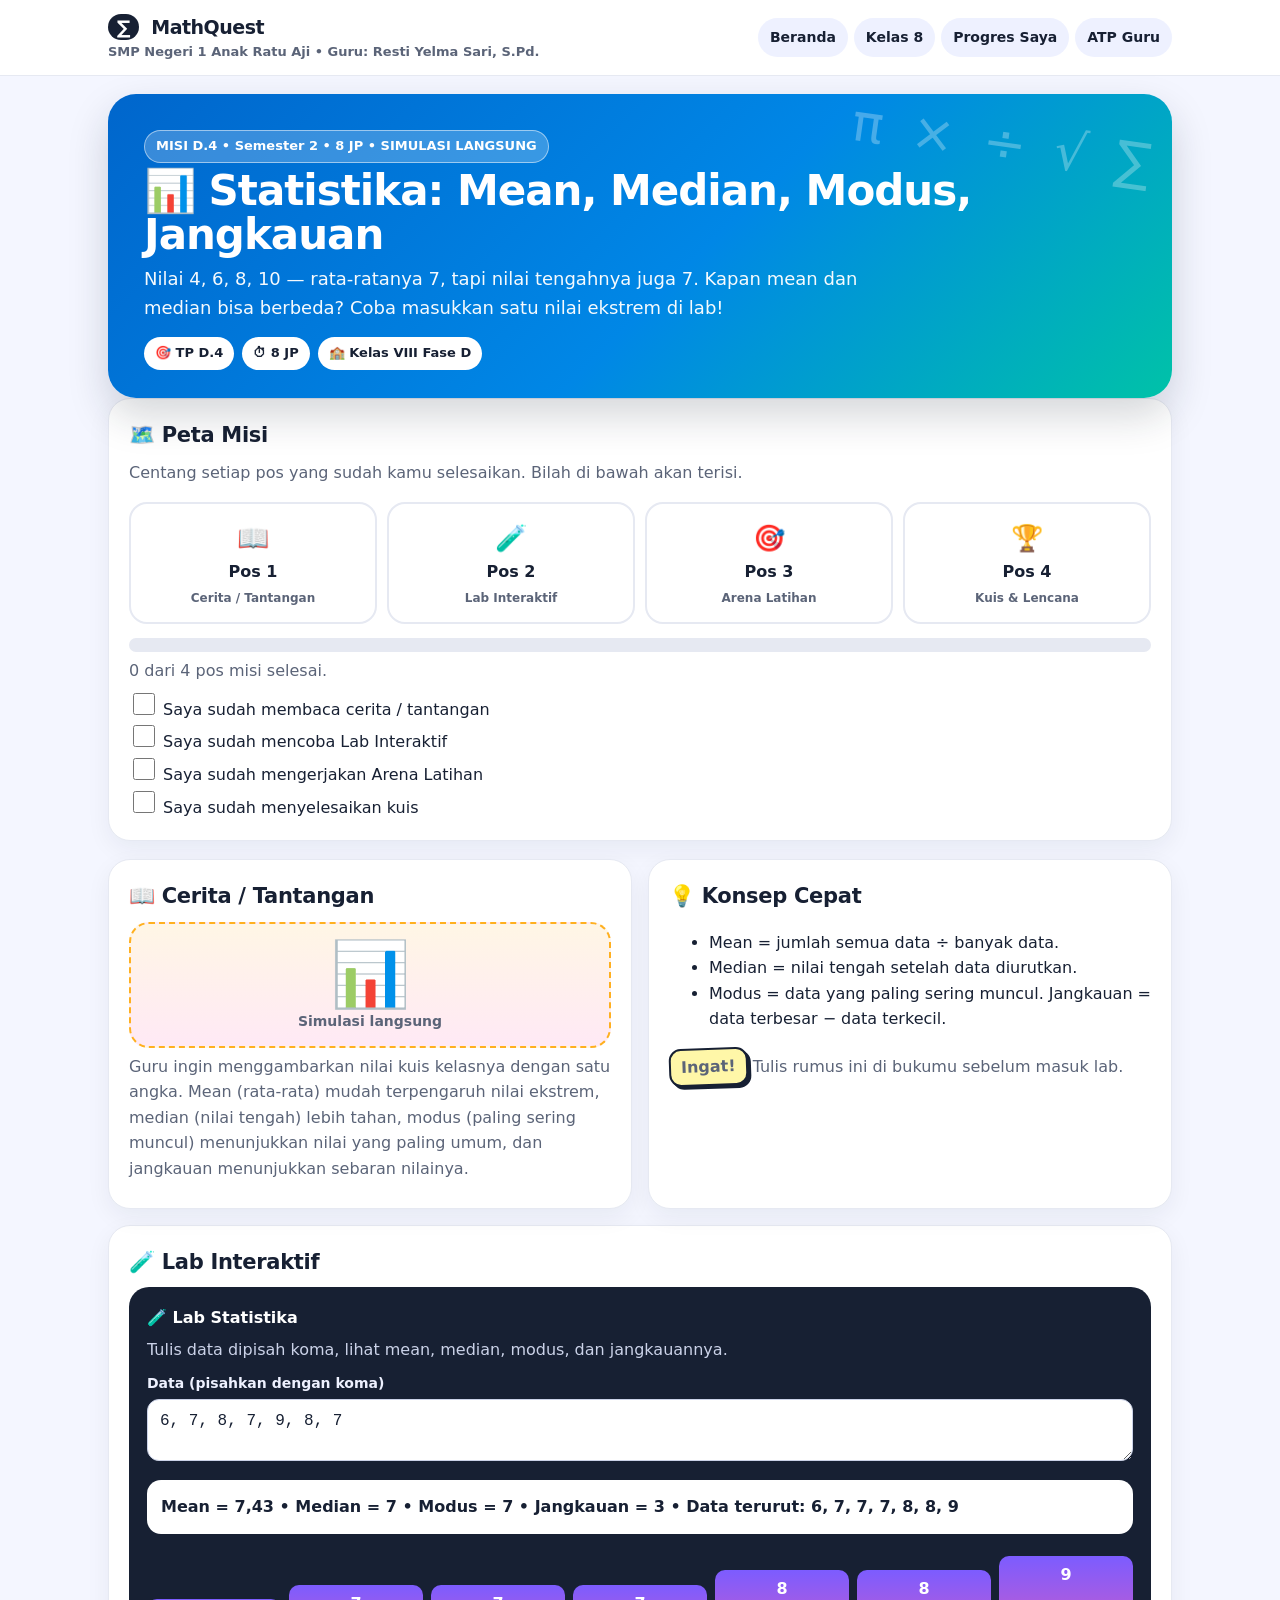
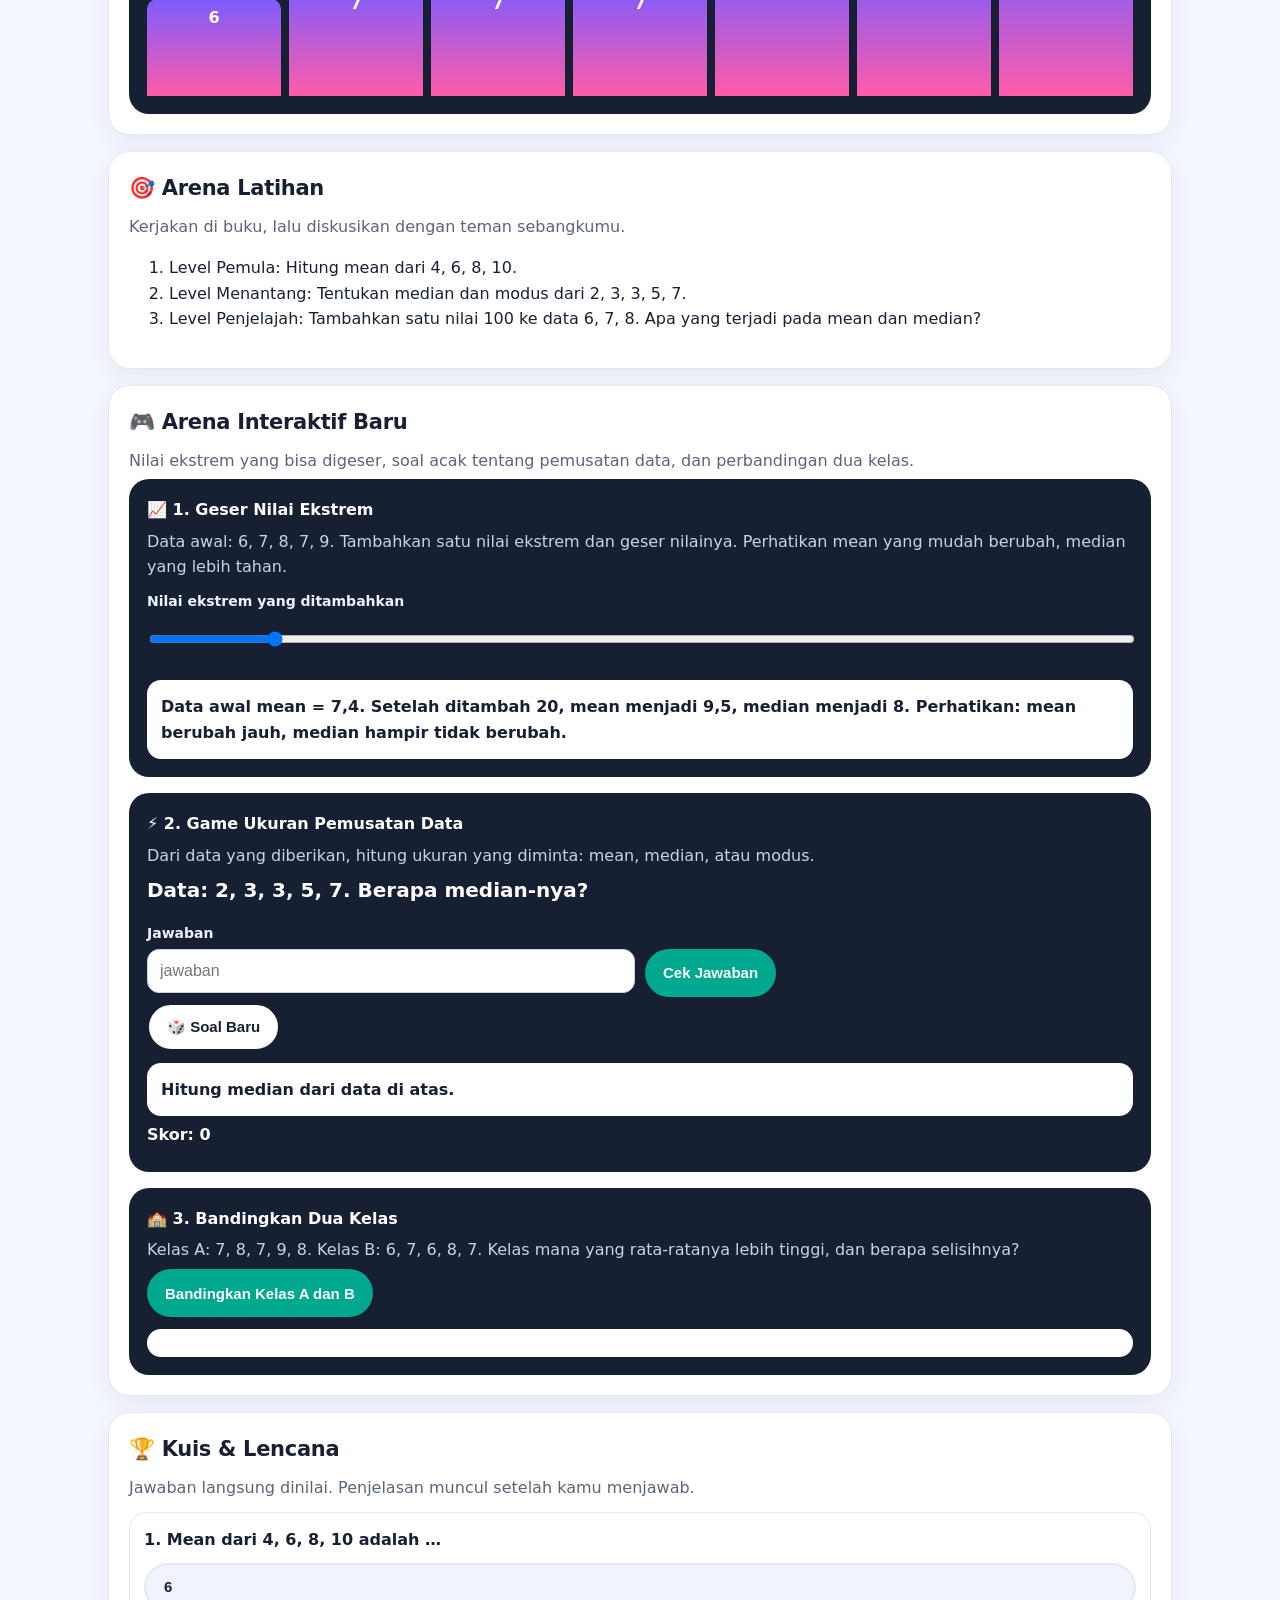
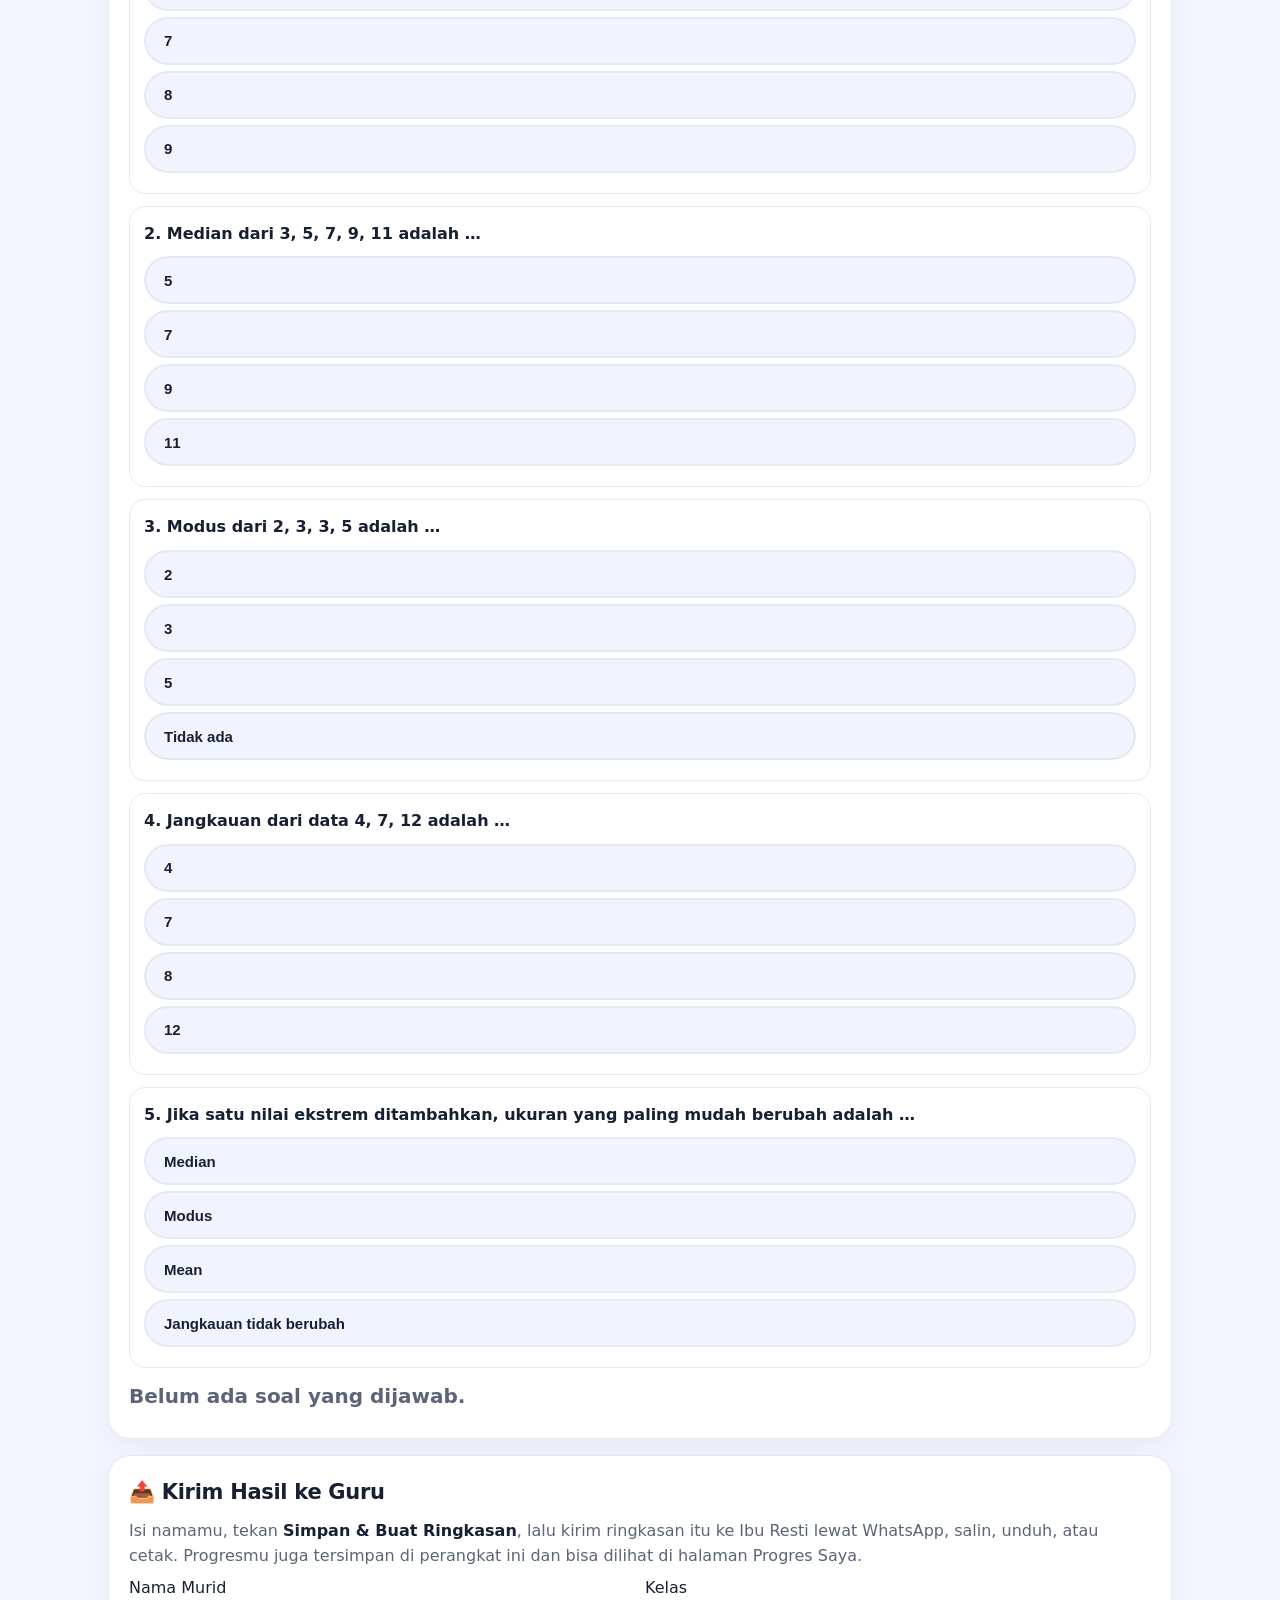
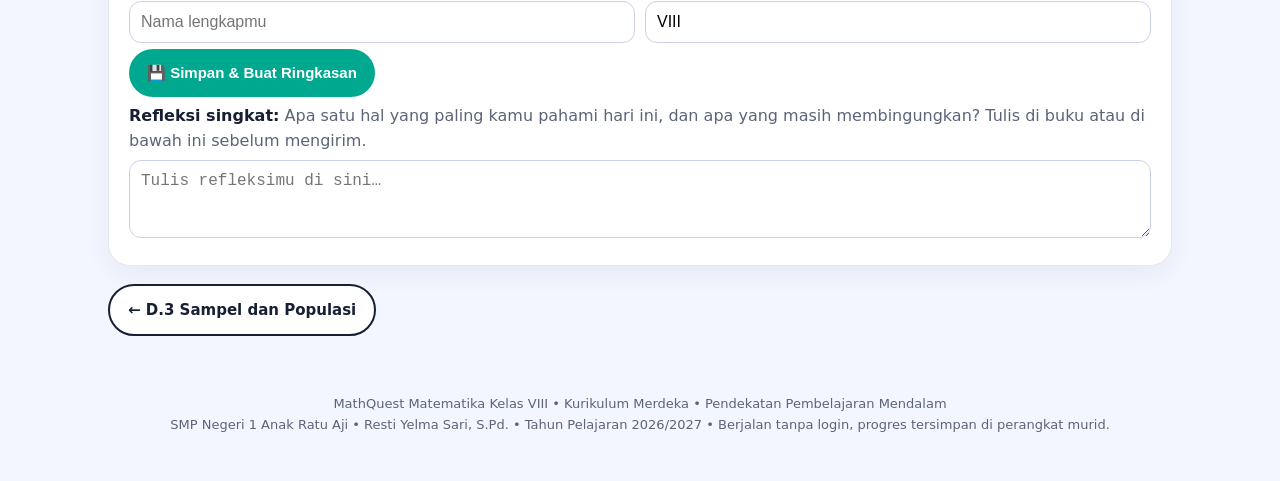
<file: kelas-8/d4-statistika.html>
<!DOCTYPE html><html lang="id"><head><meta charset="utf-8"><meta name="viewport" content="width=device-width,initial-scale=1">
<title>D.4 Statistika: Mean, Median, Modus, Jangkauan — MathQuest Kelas VIII</title>
<link rel="stylesheet" href="../assets/css/style.css"></head>
<body data-elemen="data" data-tp="D.4" data-judul="Statistika: Mean, Median, Modus, Jangkauan">
<div class="topbar"><div class="topbar-inner"><div><div class="logo"><span>∑</span> MathQuest</div><div class="school">SMP Negeri 1 Anak Ratu Aji • Guru: Resti Yelma Sari, S.Pd.</div></div><nav class="mainnav"><a href="../index.html">Beranda</a><a href="../kelas-8/index.html">Kelas 8</a><a href="../kelas-8/progres.html">Progres Saya</a><a href="../kelas-8/atp.html">ATP Guru</a></nav></div></div>
<div class="wrap">
<section class="hero"><div class="symbols">π × ÷ √ ∑</div>
<span class="badge">MISI D.4 • Semester 2 • 8 JP • SIMULASI LANGSUNG</span>
<h1>📊 Statistika: Mean, Median, Modus, Jangkauan</h1>
<p>Nilai 4, 6, 8, 10 — rata-ratanya 7, tapi nilai tengahnya juga 7. Kapan mean dan median bisa berbeda? Coba masukkan satu nilai ekstrem di lab!</p>
<div class="pillrow"><span class="pill">🎯 TP D.4</span><span class="pill">⏱ 8 JP</span><span class="pill">🏫 Kelas VIII Fase D</span></div></section>

<section class="card" id="peta"><h2>🗺️ Peta Misi</h2><p>Centang setiap pos yang sudah kamu selesaikan. Bilah di bawah akan terisi.</p>
<div class="mission">
<div class="pos" data-pos="cerita"><div class="num">📖</div>Pos 1<small>Cerita / Tantangan</small></div>
<div class="pos" data-pos="lab"><div class="num">🧪</div>Pos 2<small>Lab Interaktif</small></div>
<div class="pos" data-pos="latihan"><div class="num">🎯</div>Pos 3<small>Arena Latihan</small></div>
<div class="pos" data-pos="kuis"><div class="num">🏆</div>Pos 4<small>Kuis &amp; Lencana</small></div></div>
<div class="bar" style="margin-top:14px"><i id="missionBar" style="width:0%"></i></div><p id="missionText">0 dari 4 pos misi selesai.</p>
<label><input type="checkbox" class="mission-check check" data-pos="cerita"> Saya sudah membaca cerita / tantangan</label><br>
<label><input type="checkbox" class="mission-check check" data-pos="lab"> Saya sudah mencoba Lab Interaktif</label><br>
<label><input type="checkbox" class="mission-check check" data-pos="latihan"> Saya sudah mengerjakan Arena Latihan</label><br>
<label><input type="checkbox" class="mission-check check" data-pos="kuis"> Saya sudah menyelesaikan kuis</label></section>

<div class="grid">
<section class="card"><h2>📖 Cerita / Tantangan</h2><div class="illus">📊<small>Simulasi langsung</small></div><p>Guru ingin menggambarkan nilai kuis kelasnya dengan satu angka. Mean (rata-rata) mudah terpengaruh nilai ekstrem, median (nilai tengah) lebih tahan, modus (paling sering muncul) menunjukkan nilai yang paling umum, dan jangkauan menunjukkan sebaran nilainya.</p></section>
<section class="card"><h2>💡 Konsep Cepat</h2><ul><li>Mean = jumlah semua data ÷ banyak data.</li><li>Median = nilai tengah setelah data diurutkan.</li><li>Modus = data yang paling sering muncul. Jangkauan = data terbesar − data terkecil.</li></ul><p><span class="sticker">Ingat!</span> Tulis rumus ini di bukumu sebelum masuk lab.</p></section></div>

<section class="card" style="margin-top:16px"><h2>🧪 Lab Interaktif</h2><div class="lab"><h3>🧪 Lab Statistika</h3><p style="color:#cbd2e8">Tulis data dipisah koma, lihat mean, median, modus, dan jangkauannya.</p><label>Data (pisahkan dengan koma)</label><textarea id="statInput" rows="2">6, 7, 8, 7, 9, 8, 7</textarea><div class="out" id="statOut"></div><div class="barchart" id="statChart"></div></div></section>

<section class="card" style="margin-top:16px"><h2>🎯 Arena Latihan</h2><p>Kerjakan di buku, lalu diskusikan dengan teman sebangkumu.</p><ol><li>Level Pemula: Hitung mean dari 4, 6, 8, 10.</li><li>Level Menantang: Tentukan median dan modus dari 2, 3, 3, 5, 7.</li><li>Level Penjelajah: Tambahkan satu nilai 100 ke data 6, 7, 8. Apa yang terjadi pada mean dan median?</li></ol></section>

<section class="card" style="margin-top:16px"><h2>🎮 Arena Interaktif Baru</h2><p>Nilai ekstrem yang bisa digeser, soal acak tentang pemusatan data, dan perbandingan dua kelas.</p>
<div class="lab"><h3>📈 1. Geser Nilai Ekstrem</h3><p style="color:#cbd2e8">Data awal: 6, 7, 8, 7, 9. Tambahkan satu nilai ekstrem dan geser nilainya. Perhatikan mean yang mudah berubah, median yang lebih tahan.</p><label>Nilai ekstrem yang ditambahkan</label><input id="outlierSlider" type="range" min="10" max="100" step="1" value="20"><div class="out" id="outlierOut"></div></div>
<div style="height:16px"></div>
<div class="lab"><h3>⚡ 2. Game Ukuran Pemusatan Data</h3><p style="color:#cbd2e8">Dari data yang diberikan, hitung ukuran yang diminta: mean, median, atau modus.</p><p id="statGameSoal" style="font-size:20px;font-weight:900;color:#fff">Siap?</p><div class="row"><div><label>Jawaban</label><input id="statGameJawab" type="number" step="0.01" placeholder="jawaban"></div><div><label>&nbsp;</label><button type="button" class="btn-green" id="statGameCek">Cek Jawaban</button></div></div><p><button type="button" class="btn-light" id="statGameBaru">🎲 Soal Baru</button></p><div class="out" id="statGameOut"></div><p id="statGameSkor" style="color:#fff;font-weight:800">Skor: 0</p></div>
<div style="height:16px"></div>
<div class="lab"><h3>🏫 3. Bandingkan Dua Kelas</h3><p style="color:#cbd2e8">Kelas A: 7, 8, 7, 9, 8. Kelas B: 6, 7, 6, 8, 7. Kelas mana yang rata-ratanya lebih tinggi, dan berapa selisihnya?</p><p><button type="button" class="btn-green" id="bandingBtn">Bandingkan Kelas A dan B</button></p><div class="out" id="bandingOut"></div></div>
</section>

<section class="card quiz" style="margin-top:16px"><h2>🏆 Kuis &amp; Lencana</h2><p>Jawaban langsung dinilai. Penjelasan muncul setelah kamu menjawab.</p><div class="q"><p>1. Mean dari 4, 6, 8, 10 adalah …</p><button type="button" class="opt" data-ok="0">6</button><button type="button" class="opt" data-ok="1">7</button><button type="button" class="opt" data-ok="0">8</button><button type="button" class="opt" data-ok="0">9</button><div class="fb" hidden>💡 (4+6+8+10) ÷ 4 = 28 ÷ 4 = 7.</div></div><div class="q"><p>2. Median dari 3, 5, 7, 9, 11 adalah …</p><button type="button" class="opt" data-ok="0">5</button><button type="button" class="opt" data-ok="1">7</button><button type="button" class="opt" data-ok="0">9</button><button type="button" class="opt" data-ok="0">11</button><div class="fb" hidden>💡 Nilai tengah setelah diurutkan adalah 7.</div></div><div class="q"><p>3. Modus dari 2, 3, 3, 5 adalah …</p><button type="button" class="opt" data-ok="0">2</button><button type="button" class="opt" data-ok="1">3</button><button type="button" class="opt" data-ok="0">5</button><button type="button" class="opt" data-ok="0">Tidak ada</button><div class="fb" hidden>💡 3 muncul paling sering.</div></div><div class="q"><p>4. Jangkauan dari data 4, 7, 12 adalah …</p><button type="button" class="opt" data-ok="0">4</button><button type="button" class="opt" data-ok="0">7</button><button type="button" class="opt" data-ok="1">8</button><button type="button" class="opt" data-ok="0">12</button><div class="fb" hidden>💡 12 − 4 = 8.</div></div><div class="q"><p>5. Jika satu nilai ekstrem ditambahkan, ukuran yang paling mudah berubah adalah …</p><button type="button" class="opt" data-ok="0">Median</button><button type="button" class="opt" data-ok="0">Modus</button><button type="button" class="opt" data-ok="1">Mean</button><button type="button" class="opt" data-ok="0">Jangkauan tidak berubah</button><div class="fb" hidden>💡 Mean memakai semua nilai, jadi paling terpengaruh nilai ekstrem.</div></div><p class="score-out score">Belum ada soal yang dijawab.</p></section>

<section class="card" style="margin-top:16px"><h2>📤 Kirim Hasil ke Guru</h2>
<p>Isi namamu, tekan <strong>Simpan &amp; Buat Ringkasan</strong>, lalu kirim ringkasan itu ke Ibu Resti lewat WhatsApp, salin, unduh, atau cetak. Progresmu juga tersimpan di perangkat ini dan bisa dilihat di halaman Progres Saya.</p>
<div class="row" style="display:grid;grid-template-columns:1fr 1fr;gap:10px"><div><label>Nama Murid</label><input id="namaMurid" type="text" placeholder="Nama lengkapmu"></div><div><label>Kelas</label><input id="kelasMurid" type="text" value="VIII" placeholder="Contoh: VIII A"></div></div>
<p><button type="button" class="btn-green" id="simpanHasil">💾 Simpan &amp; Buat Ringkasan</button></p>
<div id="hasilBox" hidden><div class="out" id="hasilOut"></div><p style="margin-top:12px">
<button type="button" data-share="wa" class="btn">💬 Kirim via WhatsApp</button>
<button type="button" data-share="salin" class="btn btn-light">📋 Salin</button>
<button type="button" data-share="unduh" class="btn btn-light">⬇️ Unduh</button>
<button type="button" data-share="cetak" class="btn btn-light">🖨️ Cetak</button></p></div>
<p><strong>Refleksi singkat:</strong> Apa satu hal yang paling kamu pahami hari ini, dan apa yang masih membingungkan? Tulis di buku atau di bawah ini sebelum mengirim.</p>
<textarea rows="3" placeholder="Tulis refleksimu di sini…"></textarea></section>

<p style="display:flex;gap:10px;flex-wrap:wrap;margin-top:18px"><a class="btn btn-light" href="d3-sampel-populasi.html">← D.3 Sampel dan Populasi</a><span></span></p>
</div><footer>MathQuest Matematika Kelas VIII • Kurikulum Merdeka • Pendekatan Pembelajaran Mendalam<br>SMP Negeri 1 Anak Ratu Aji • Resti Yelma Sari, S.Pd. • Tahun Pelajaran 2026/2027 • Berjalan tanpa login, progres tersimpan di perangkat murid.</footer><script src="../assets/js/app.js"></script><script src="../assets/js/arena.js"></script></body></html>
</file>
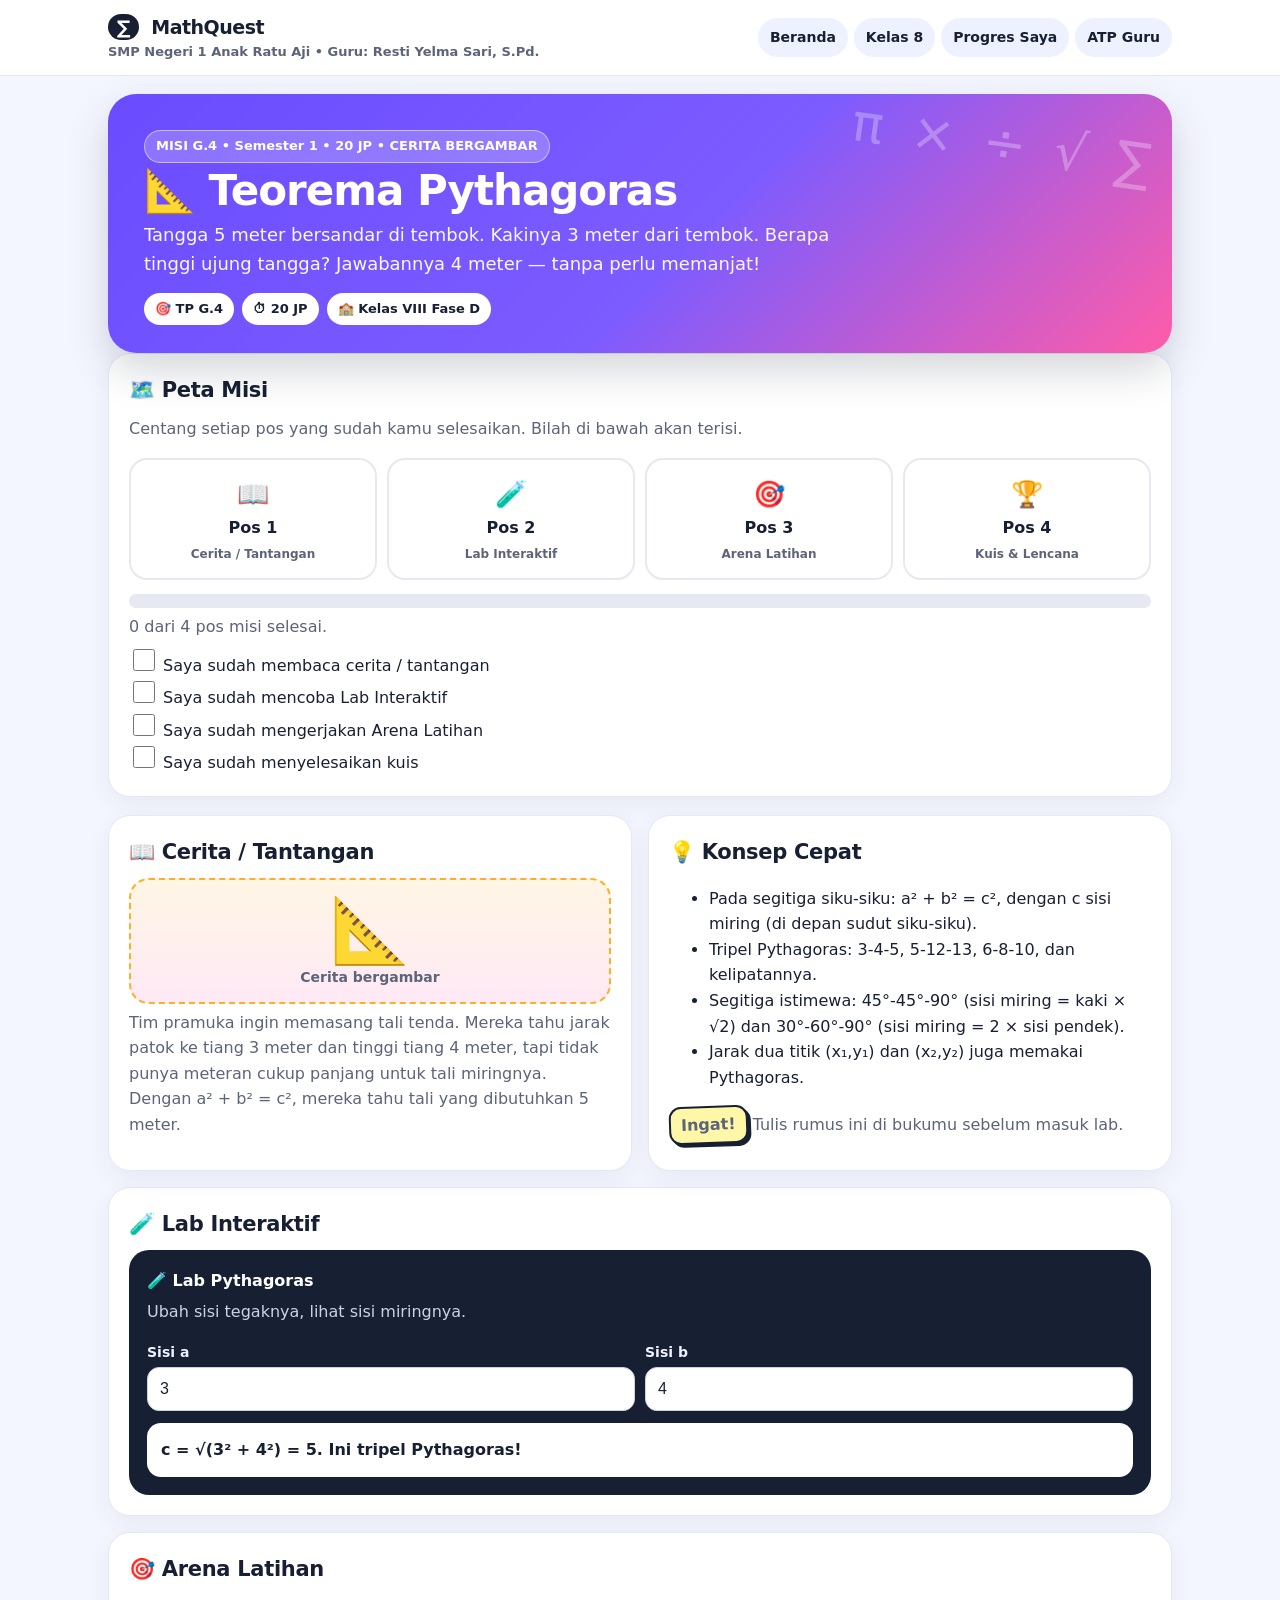
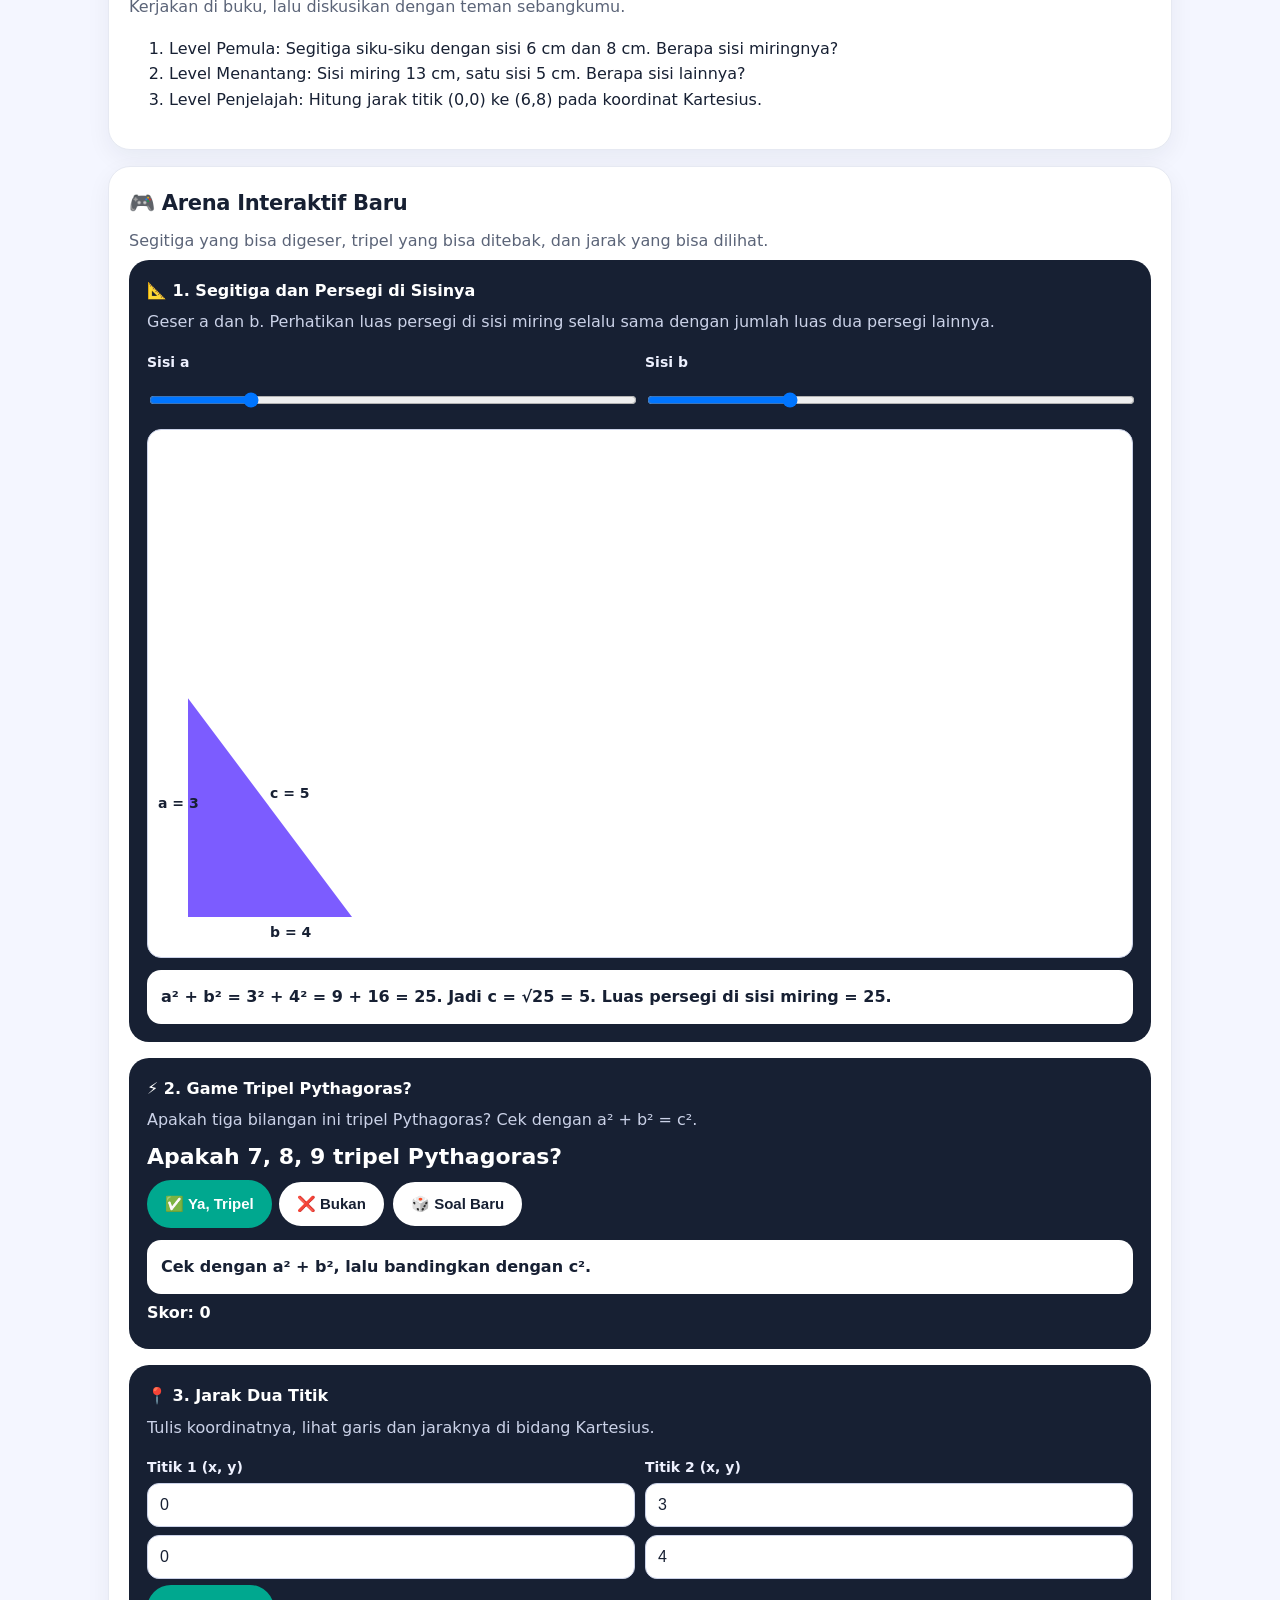
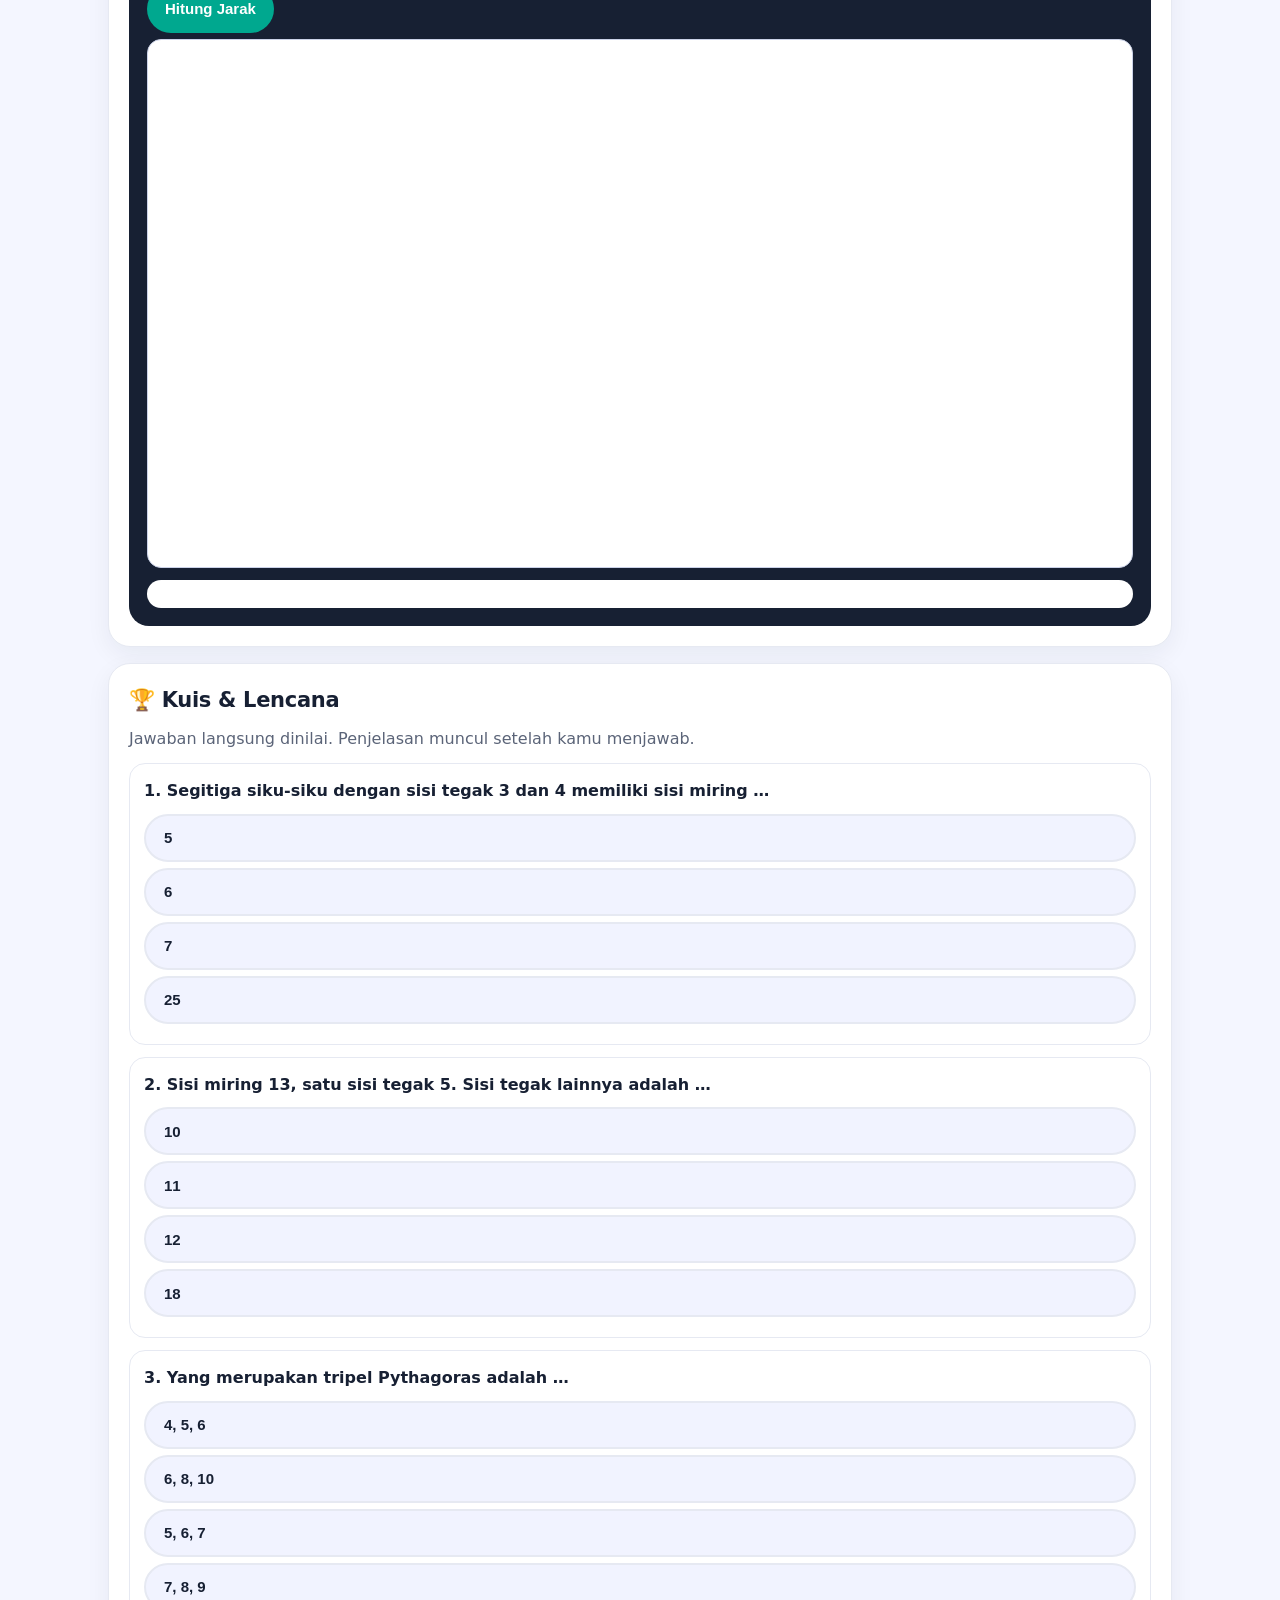
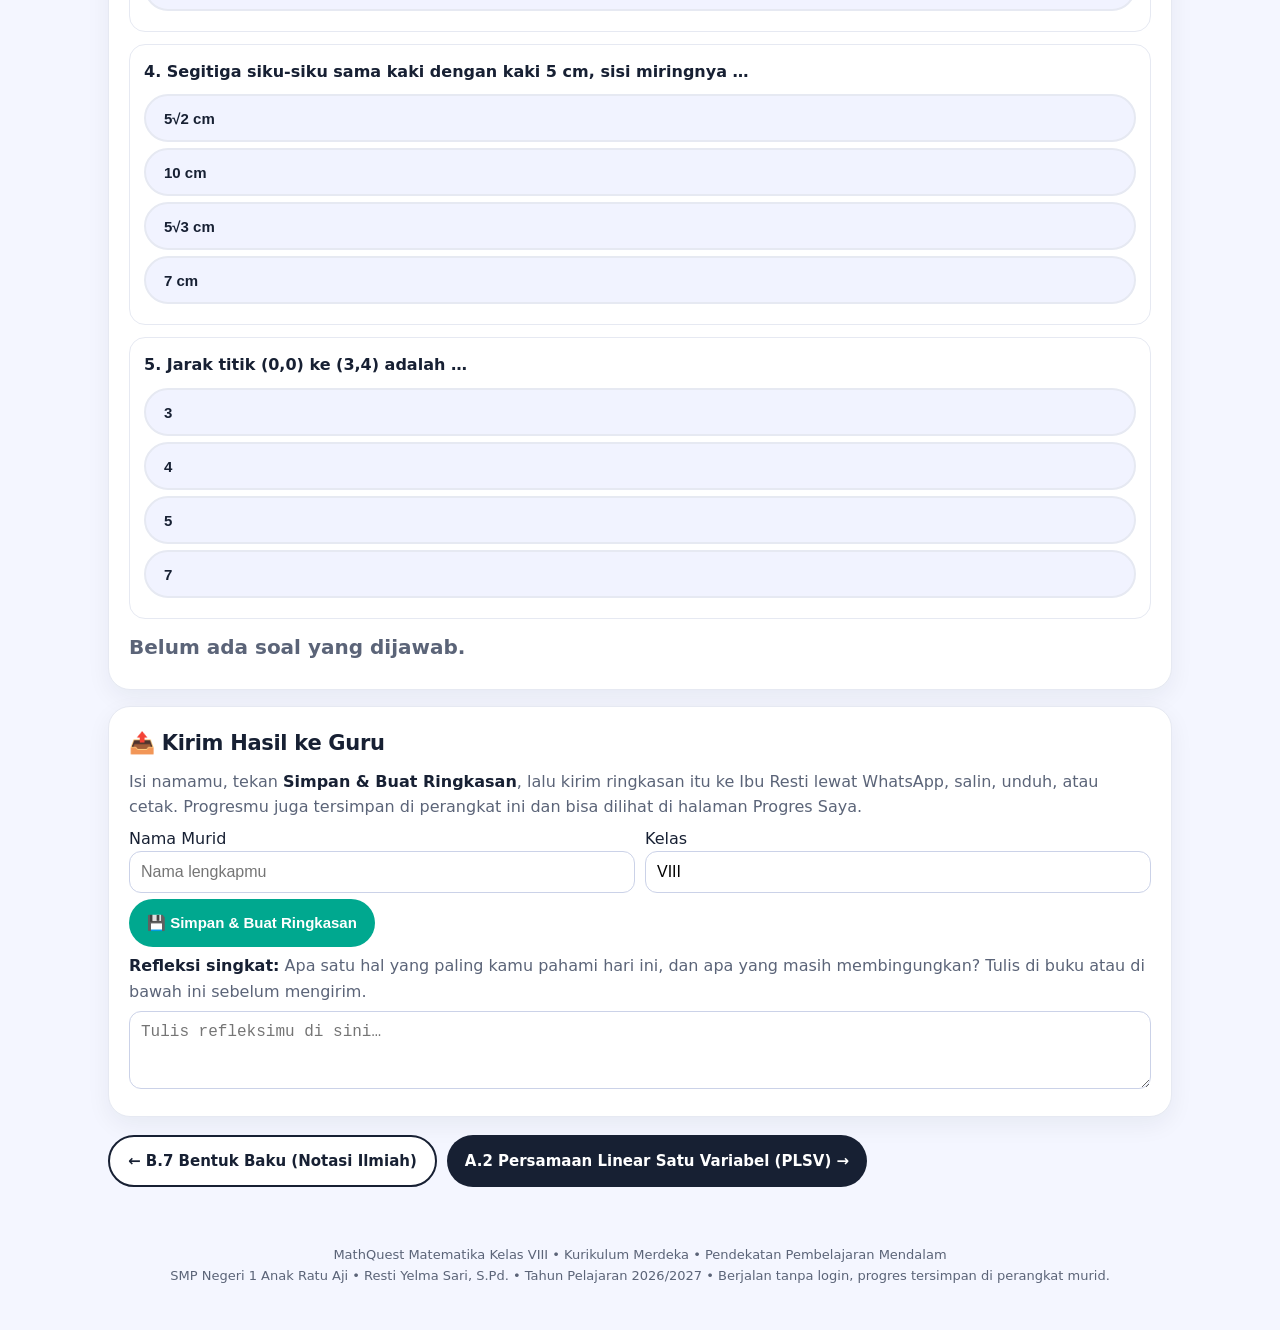
<file: kelas-8/g4-teorema-pythagoras.html>
<!DOCTYPE html><html lang="id"><head><meta charset="utf-8"><meta name="viewport" content="width=device-width,initial-scale=1">
<title>G.4 Teorema Pythagoras — MathQuest Kelas VIII</title>
<link rel="stylesheet" href="../assets/css/style.css"></head>
<body data-elemen="geometri" data-tp="G.4" data-judul="Teorema Pythagoras">
<div class="topbar"><div class="topbar-inner"><div><div class="logo"><span>∑</span> MathQuest</div><div class="school">SMP Negeri 1 Anak Ratu Aji • Guru: Resti Yelma Sari, S.Pd.</div></div><nav class="mainnav"><a href="../index.html">Beranda</a><a href="../kelas-8/index.html">Kelas 8</a><a href="../kelas-8/progres.html">Progres Saya</a><a href="../kelas-8/atp.html">ATP Guru</a></nav></div></div>
<div class="wrap">
<section class="hero"><div class="symbols">π × ÷ √ ∑</div>
<span class="badge">MISI G.4 • Semester 1 • 20 JP • CERITA BERGAMBAR</span>
<h1>📐 Teorema Pythagoras</h1>
<p>Tangga 5 meter bersandar di tembok. Kakinya 3 meter dari tembok. Berapa tinggi ujung tangga? Jawabannya 4 meter — tanpa perlu memanjat!</p>
<div class="pillrow"><span class="pill">🎯 TP G.4</span><span class="pill">⏱ 20 JP</span><span class="pill">🏫 Kelas VIII Fase D</span></div></section>

<section class="card" id="peta"><h2>🗺️ Peta Misi</h2><p>Centang setiap pos yang sudah kamu selesaikan. Bilah di bawah akan terisi.</p>
<div class="mission">
<div class="pos" data-pos="cerita"><div class="num">📖</div>Pos 1<small>Cerita / Tantangan</small></div>
<div class="pos" data-pos="lab"><div class="num">🧪</div>Pos 2<small>Lab Interaktif</small></div>
<div class="pos" data-pos="latihan"><div class="num">🎯</div>Pos 3<small>Arena Latihan</small></div>
<div class="pos" data-pos="kuis"><div class="num">🏆</div>Pos 4<small>Kuis &amp; Lencana</small></div></div>
<div class="bar" style="margin-top:14px"><i id="missionBar" style="width:0%"></i></div><p id="missionText">0 dari 4 pos misi selesai.</p>
<label><input type="checkbox" class="mission-check check" data-pos="cerita"> Saya sudah membaca cerita / tantangan</label><br>
<label><input type="checkbox" class="mission-check check" data-pos="lab"> Saya sudah mencoba Lab Interaktif</label><br>
<label><input type="checkbox" class="mission-check check" data-pos="latihan"> Saya sudah mengerjakan Arena Latihan</label><br>
<label><input type="checkbox" class="mission-check check" data-pos="kuis"> Saya sudah menyelesaikan kuis</label></section>

<div class="grid">
<section class="card"><h2>📖 Cerita / Tantangan</h2><div class="illus">📐<small>Cerita bergambar</small></div><p>Tim pramuka ingin memasang tali tenda. Mereka tahu jarak patok ke tiang 3 meter dan tinggi tiang 4 meter, tapi tidak punya meteran cukup panjang untuk tali miringnya. Dengan a² + b² = c², mereka tahu tali yang dibutuhkan 5 meter.</p></section>
<section class="card"><h2>💡 Konsep Cepat</h2><ul><li>Pada segitiga siku-siku: a² + b² = c², dengan c sisi miring (di depan sudut siku-siku).</li><li>Tripel Pythagoras: 3-4-5, 5-12-13, 6-8-10, dan kelipatannya.</li><li>Segitiga istimewa: 45°-45°-90° (sisi miring = kaki × √2) dan 30°-60°-90° (sisi miring = 2 × sisi pendek).</li><li>Jarak dua titik (x₁,y₁) dan (x₂,y₂) juga memakai Pythagoras.</li></ul><p><span class="sticker">Ingat!</span> Tulis rumus ini di bukumu sebelum masuk lab.</p></section></div>

<section class="card" style="margin-top:16px"><h2>🧪 Lab Interaktif</h2><div class="lab"><h3>🧪 Lab Pythagoras</h3><p style="color:#cbd2e8">Ubah sisi tegaknya, lihat sisi miringnya.</p><div class="row"><div><label>Sisi a</label><input id="pyA" type="number" value="3" step="1"></div><div><label>Sisi b</label><input id="pyB" type="number" value="4" step="1"></div></div><div class="out" id="pyOut"></div></div></section>

<section class="card" style="margin-top:16px"><h2>🎯 Arena Latihan</h2><p>Kerjakan di buku, lalu diskusikan dengan teman sebangkumu.</p><ol><li>Level Pemula: Segitiga siku-siku dengan sisi 6 cm dan 8 cm. Berapa sisi miringnya?</li><li>Level Menantang: Sisi miring 13 cm, satu sisi 5 cm. Berapa sisi lainnya?</li><li>Level Penjelajah: Hitung jarak titik (0,0) ke (6,8) pada koordinat Kartesius.</li></ol></section>

<section class="card" style="margin-top:16px"><h2>🎮 Arena Interaktif Baru</h2><p>Segitiga yang bisa digeser, tripel yang bisa ditebak, dan jarak yang bisa dilihat.</p>
<div class="lab"><h3>📐 1. Segitiga dan Persegi di Sisinya</h3><p style="color:#cbd2e8">Geser a dan b. Perhatikan luas persegi di sisi miring selalu sama dengan jumlah luas dua persegi lainnya.</p><div class="row"><div><label>Sisi a</label><input id="pythA" type="range" min="1" max="12" step="1" value="3"></div><div><label>Sisi b</label><input id="pythB" type="range" min="1" max="12" step="1" value="4"></div></div><canvas id="pythCanvas" width="560" height="300"></canvas><div class="out" id="pythVisualOut"></div></div>
<div style="height:16px"></div>
<div class="lab"><h3>⚡ 2. Game Tripel Pythagoras?</h3><p style="color:#cbd2e8">Apakah tiga bilangan ini tripel Pythagoras? Cek dengan a² + b² = c².</p><p id="tripelSoal" style="font-size:22px;font-weight:900;color:#fff">Siap?</p><p><button type="button" class="btn-green" id="tripelYa">✅ Ya, Tripel</button> <button type="button" class="btn-light" id="tripelTidak">❌ Bukan</button> <button type="button" class="btn-light" id="tripelBaru">🎲 Soal Baru</button></p><div class="out" id="tripelOut"></div><p id="tripelSkor" style="color:#fff;font-weight:800">Skor: 0</p></div>
<div style="height:16px"></div>
<div class="lab"><h3>📍 3. Jarak Dua Titik</h3><p style="color:#cbd2e8">Tulis koordinatnya, lihat garis dan jaraknya di bidang Kartesius.</p><div class="row"><div><label>Titik 1 (x, y)</label><input id="jarakX1" type="number" value="0"><input id="jarakY1" type="number" value="0" style="margin-top:8px"></div><div><label>Titik 2 (x, y)</label><input id="jarakX2" type="number" value="3"><input id="jarakY2" type="number" value="4" style="margin-top:8px"></div></div><p><button type="button" class="btn-green" id="jarakHitung">Hitung Jarak</button></p><canvas id="jarakCanvas" width="560" height="300"></canvas><div class="out" id="jarakOut"></div></div>
</section>

<section class="card quiz" style="margin-top:16px"><h2>🏆 Kuis &amp; Lencana</h2><p>Jawaban langsung dinilai. Penjelasan muncul setelah kamu menjawab.</p><div class="q"><p>1. Segitiga siku-siku dengan sisi tegak 3 dan 4 memiliki sisi miring …</p><button type="button" class="opt" data-ok="1">5</button><button type="button" class="opt" data-ok="0">6</button><button type="button" class="opt" data-ok="0">7</button><button type="button" class="opt" data-ok="0">25</button><div class="fb" hidden>💡 √(3²+4²) = √25 = 5.</div></div><div class="q"><p>2. Sisi miring 13, satu sisi tegak 5. Sisi tegak lainnya adalah …</p><button type="button" class="opt" data-ok="0">10</button><button type="button" class="opt" data-ok="0">11</button><button type="button" class="opt" data-ok="1">12</button><button type="button" class="opt" data-ok="0">18</button><div class="fb" hidden>💡 √(13²−5²) = √144 = 12.</div></div><div class="q"><p>3. Yang merupakan tripel Pythagoras adalah …</p><button type="button" class="opt" data-ok="0">4, 5, 6</button><button type="button" class="opt" data-ok="1">6, 8, 10</button><button type="button" class="opt" data-ok="0">5, 6, 7</button><button type="button" class="opt" data-ok="0">7, 8, 9</button><div class="fb" hidden>💡 6² + 8² = 36 + 64 = 100 = 10².</div></div><div class="q"><p>4. Segitiga siku-siku sama kaki dengan kaki 5 cm, sisi miringnya …</p><button type="button" class="opt" data-ok="1">5√2 cm</button><button type="button" class="opt" data-ok="0">10 cm</button><button type="button" class="opt" data-ok="0">5√3 cm</button><button type="button" class="opt" data-ok="0">7 cm</button><div class="fb" hidden>💡 Sisi miring = kaki × √2 = 5√2 cm.</div></div><div class="q"><p>5. Jarak titik (0,0) ke (3,4) adalah …</p><button type="button" class="opt" data-ok="0">3</button><button type="button" class="opt" data-ok="0">4</button><button type="button" class="opt" data-ok="1">5</button><button type="button" class="opt" data-ok="0">7</button><div class="fb" hidden>💡 √(3²+4²) = 5.</div></div><p class="score-out score">Belum ada soal yang dijawab.</p></section>

<section class="card" style="margin-top:16px"><h2>📤 Kirim Hasil ke Guru</h2>
<p>Isi namamu, tekan <strong>Simpan &amp; Buat Ringkasan</strong>, lalu kirim ringkasan itu ke Ibu Resti lewat WhatsApp, salin, unduh, atau cetak. Progresmu juga tersimpan di perangkat ini dan bisa dilihat di halaman Progres Saya.</p>
<div class="row" style="display:grid;grid-template-columns:1fr 1fr;gap:10px"><div><label>Nama Murid</label><input id="namaMurid" type="text" placeholder="Nama lengkapmu"></div><div><label>Kelas</label><input id="kelasMurid" type="text" value="VIII" placeholder="Contoh: VIII A"></div></div>
<p><button type="button" class="btn-green" id="simpanHasil">💾 Simpan &amp; Buat Ringkasan</button></p>
<div id="hasilBox" hidden><div class="out" id="hasilOut"></div><p style="margin-top:12px">
<button type="button" data-share="wa" class="btn">💬 Kirim via WhatsApp</button>
<button type="button" data-share="salin" class="btn btn-light">📋 Salin</button>
<button type="button" data-share="unduh" class="btn btn-light">⬇️ Unduh</button>
<button type="button" data-share="cetak" class="btn btn-light">🖨️ Cetak</button></p></div>
<p><strong>Refleksi singkat:</strong> Apa satu hal yang paling kamu pahami hari ini, dan apa yang masih membingungkan? Tulis di buku atau di bawah ini sebelum mengirim.</p>
<textarea rows="3" placeholder="Tulis refleksimu di sini…"></textarea></section>

<p style="display:flex;gap:10px;flex-wrap:wrap;margin-top:18px"><a class="btn btn-light" href="b7-bentuk-baku.html">← B.7 Bentuk Baku (Notasi Ilmiah)</a><a class="btn" href="a2-plsv.html">A.2 Persamaan Linear Satu Variabel (PLSV) →</a></p>
</div><footer>MathQuest Matematika Kelas VIII • Kurikulum Merdeka • Pendekatan Pembelajaran Mendalam<br>SMP Negeri 1 Anak Ratu Aji • Resti Yelma Sari, S.Pd. • Tahun Pelajaran 2026/2027 • Berjalan tanpa login, progres tersimpan di perangkat murid.</footer><script src="../assets/js/app.js"></script><script src="../assets/js/arena.js"></script></body></html>
</file>
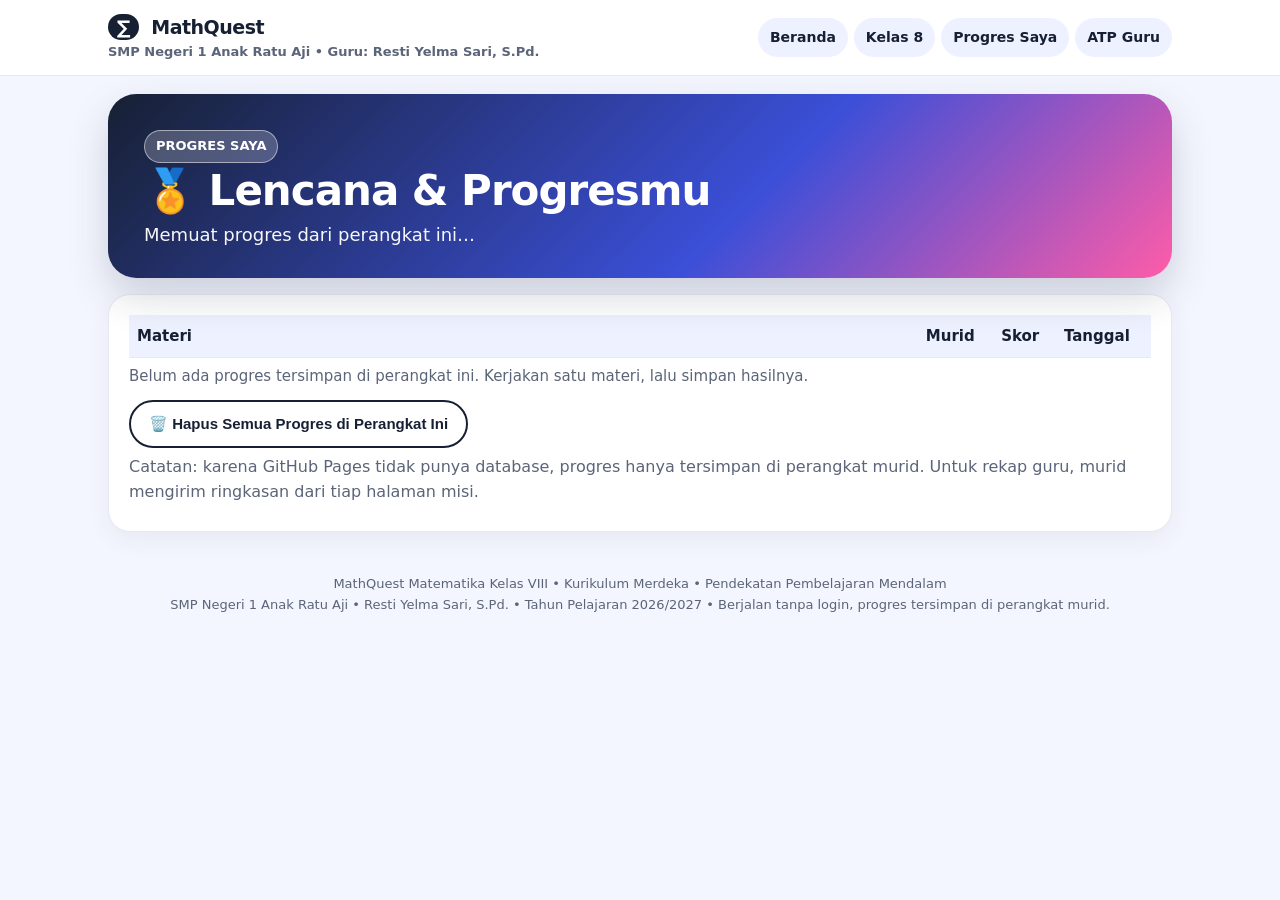
<file: kelas-8/progres.html>
<!DOCTYPE html><html lang="id"><head><meta charset="utf-8"><meta name="viewport" content="width=device-width,initial-scale=1">
<title>Progres Saya — MathQuest Kelas VIII</title><link rel="stylesheet" href="../assets/css/style.css"></head>
<body data-elemen="umum"><div class="topbar"><div class="topbar-inner"><div><div class="logo"><span>∑</span> MathQuest</div><div class="school">SMP Negeri 1 Anak Ratu Aji • Guru: Resti Yelma Sari, S.Pd.</div></div><nav class="mainnav"><a href="../index.html">Beranda</a><a href="../kelas-8/index.html">Kelas 8</a><a href="../kelas-8/progres.html">Progres Saya</a><a href="../kelas-8/atp.html">ATP Guru</a></nav></div></div><div class="wrap">
<section class="hero"><span class="badge">PROGRES SAYA</span><h1>🏅 Lencana &amp; Progresmu</h1><p id="progressSummary">Memuat progres dari perangkat ini…</p></section>
<section class="card" style="margin-top:16px"><table><thead><tr><th>Materi</th><th>Murid</th><th>Skor</th><th>Tanggal</th></tr></thead><tbody id="progressList"></tbody></table>
<p><button type="button" class="btn btn-light" id="hapusProgres">🗑️ Hapus Semua Progres di Perangkat Ini</button></p>
<p>Catatan: karena GitHub Pages tidak punya database, progres hanya tersimpan di perangkat murid. Untuk rekap guru, murid mengirim ringkasan dari tiap halaman misi.</p></section>
</div><footer>MathQuest Matematika Kelas VIII • Kurikulum Merdeka • Pendekatan Pembelajaran Mendalam<br>SMP Negeri 1 Anak Ratu Aji • Resti Yelma Sari, S.Pd. • Tahun Pelajaran 2026/2027 • Berjalan tanpa login, progres tersimpan di perangkat murid.</footer><script src="../assets/js/app.js"></script></body></html>
</file>
<file: assets/css/style.css>
/* MathQuest Kelas VIII — template BARU, bukan template PLSV kemarin.
   Responsif: HP kecil, tablet, laptop, sampai TV/PID 52 inci.
   Prinsipnya: satu kolom di HP, makin lebar makin banyak kolom,
   huruf dan tombol membesar di layar besar, bukan sekadar melebar. */
*{box-sizing:border-box}
:root{
  --ink:#172033; --muted:#5b6478; --line:#e6e9f2; --bg:#f4f6ff;
  --bilangan:#ff6b35; --bilangan2:#ffb020;
  --aljabar:#00a88f; --aljabar2:#7ed957;
  --geometri:#7c5cff; --geometri2:#ff5ca8;
  --data:#0087e6; --data2:#00c2a8;
  --card:#ffffff;
  --wrap:980px; --base:16px; --gap:16px;
}
html{-webkit-text-size-adjust:100%;text-size-adjust:100%}
body{margin:0;font-family:system-ui,-apple-system,"Segoe UI",Roboto,Arial,sans-serif;color:var(--ink);background:var(--bg);line-height:1.6;font-size:var(--base)}
img,canvas,video{max-width:100%;height:auto}
a{color:#2540d8;text-decoration:none}
a:hover{text-decoration:underline}
a:focus-visible,button:focus-visible,input:focus-visible,select:focus-visible,textarea:focus-visible{outline:3px solid #ffb020;outline-offset:2px}
.topbar{position:sticky;top:0;z-index:20;background:rgba(255,255,255,.95);backdrop-filter:blur(8px);border-bottom:1px solid var(--line)}
.topbar-inner{max-width:var(--wrap);margin:0 auto;padding:12px 18px;display:flex;gap:12px;align-items:center;flex-wrap:wrap}
.logo{font-weight:900;letter-spacing:-.5px;font-size:19px}
.logo span{background:#172033;color:#fff;padding:2px 9px;border-radius:999px;margin-right:6px}
.school{font-size:13px;color:var(--muted);font-weight:600}
nav.mainnav{margin-left:auto;display:flex;gap:6px;flex-wrap:wrap}
nav.mainnav a{padding:8px 12px;border-radius:999px;background:#eef1ff;font-weight:700;font-size:14px;color:#172033;white-space:nowrap}
nav.mainnav a:hover{background:#172033;color:#fff;text-decoration:none}
.wrap{max-width:var(--wrap);margin:0 auto;padding:18px;width:100%}
.hero{border-radius:28px;padding:clamp(20px,4vw,36px) clamp(18px,4vw,36px) clamp(18px,3vw,28px);color:#fff;position:relative;overflow:hidden;box-shadow:0 18px 40px rgba(23,32,51,.18)}
body[data-elemen="bilangan"] .hero{background:linear-gradient(135deg,#ff6b35,#ff9e2c 55%,#ffb020)}
body[data-elemen="aljabar"] .hero{background:linear-gradient(135deg,#008f7a,#00a88f 55%,#7ed957)}
body[data-elemen="geometri"] .hero{background:linear-gradient(135deg,#6a4cff,#7c5cff 55%,#ff5ca8)}
body[data-elemen="data"] .hero{background:linear-gradient(135deg,#0066cc,#0087e6 55%,#00c2a8)}
body[data-elemen="umum"] .hero{background:linear-gradient(135deg,#172033,#3b4fd8 60%,#ff5ca8)}
.hero h1{margin:6px 0 8px;font-size:clamp(28px,6vw,44px);line-height:1.05;letter-spacing:-1px}
.hero p{margin:0;max-width:720px;opacity:.96;font-size:clamp(15px,2.2vw,18px)}
.hero .symbols{position:absolute;right:14px;top:8px;font-size:52px;opacity:.28;letter-spacing:6px;transform:rotate(8deg)}
.badge{display:inline-block;background:rgba(255,255,255,.22);border:1px solid rgba(255,255,255,.5);padding:5px 11px;border-radius:999px;font-size:13px;font-weight:800}
.badge.dark{background:#172033;color:#fff;border-color:#172033}
.pillrow{display:flex;gap:8px;flex-wrap:wrap;margin-top:14px}
.pill{background:#fff;color:#172033;border-radius:999px;padding:6px 11px;font-size:13px;font-weight:800}
.grid{display:grid;grid-template-columns:repeat(auto-fit,minmax(250px,1fr));gap:var(--gap);margin-top:18px}
.card{background:var(--card);border:1px solid var(--line);border-radius:22px;padding:20px;box-shadow:0 8px 24px rgba(23,32,51,.06);min-width:0}
.card:has(table){overflow-x:auto}
.card h2{margin:0 0 8px;font-size:21px;letter-spacing:-.3px}
.card h3{margin:14px 0 6px;font-size:16px}
.card p{color:var(--muted);margin:6px 0}
.card p strong{color:var(--ink)}
.mission{display:grid;grid-template-columns:repeat(4,1fr);gap:10px;margin-top:16px}
.mission a,.mission div.pos{background:#fff;border:2px solid var(--line);border-radius:18px;padding:14px;text-align:center;font-weight:800;color:#172033}
.mission .pos small{display:block;color:var(--muted);font-weight:600;font-size:12px;margin-top:4px}
.mission .pos.done{border-color:#00a88f;background:#eafff8}
.mission .num{font-size:26px}
.sticker{display:inline-block;transform:rotate(-2deg);background:#fff7a8;border:2px solid #172033;border-radius:12px;padding:4px 10px;font-weight:900;box-shadow:3px 3px 0 #172033}
.illus{font-size:64px;line-height:1;text-align:center;background:linear-gradient(180deg,#fff6e5,#ffe9f5);border:2px dashed #ffb020;border-radius:20px;padding:18px 10px}
.illus small{display:block;font-size:14px;color:#5b6478;font-weight:700;margin-top:8px}
.lab{background:#172033;color:#eef1ff;border-radius:20px;padding:18px}
.lab h3{color:#fff;margin-top:0}
.lab label{display:block;font-weight:700;margin:10px 0 4px;font-size:14px}
.lab input,.lab select,.lab textarea{width:100%;padding:12px;border-radius:12px;border:1px solid #cbd2e8;font-size:16px;background:#fff;color:#172033}
.lab .row{display:grid;grid-template-columns:1fr 1fr;gap:10px}
input,select,textarea{padding:11px;border-radius:12px;border:1.5px solid #cbd2e8;font-size:16px;width:100%}
button,.btn{border:0;cursor:pointer;background:#172033;color:#fff;padding:12px 18px;border-radius:999px;font-weight:800;font-size:15px;min-height:48px;display:inline-flex;align-items:center;justify-content:center}
button:hover,.btn:hover{filter:brightness(1.15)}
.btn-light{background:#fff;color:#172033;border:2px solid #172033}
.btn-green{background:#00a88f}
.btn-pink{background:#ff5ca8}
.out{margin-top:12px;background:#fff;color:#172033;border-radius:14px;padding:14px;font-weight:700;white-space:pre-wrap;overflow-wrap:anywhere}
.q{border:1.5px solid var(--line);border-radius:16px;padding:14px;margin:12px 0}
.q p{color:#172033;font-weight:800;margin:0 0 10px}
.opt{display:block;width:100%;text-align:left;margin:6px 0;background:#f1f3ff;color:#172033;border:2px solid var(--line)}
.opt.correct{background:#d8ffef;border-color:#00a88f}
.opt.wrong{background:#ffe3ec;border-color:#ff5ca8}
.fb{font-size:14px;color:var(--muted);margin-top:8px}
.score{font-size:20px;font-weight:900}
.bar{height:14px;background:#e6e9f2;border-radius:999px;overflow:hidden}
.bar i{display:block;height:100%;background:linear-gradient(90deg,#00a88f,#7ed957);border-radius:999px}
table{width:100%;border-collapse:collapse;font-size:15px;min-width:520px}
th,td{border-bottom:1px solid var(--line);padding:9px 8px;text-align:left;vertical-align:top}
th{background:#eef1ff}
canvas{width:100%;height:auto;background:#fff;border-radius:14px;border:1px solid #cbd2e8;display:block}
.barchart{display:flex;align-items:flex-end;gap:8px;height:150px;margin-top:12px}
.barchart div{flex:1;background:linear-gradient(180deg,#7c5cff,#ff5ca8);border-radius:10px 10px 0 0;color:#fff;text-align:center;font-weight:800;padding-top:6px;min-width:0}
.check{accent-color:#00a88f;width:22px;height:22px}
footer{color:var(--muted);font-size:13px;text-align:center;padding:24px 12px 40px}

/* ---------- HP kecil: 320–480px ---------- */
@media(max-width:480px){
  :root{--gap:12px}
  .wrap{padding:12px}
  .topbar-inner{padding:10px 12px}
  .logo{font-size:18px}
  .school{font-size:12px}
  nav.mainnav{margin-left:0;width:100%}
  nav.mainnav a{flex:1;text-align:center;padding:11px 6px;font-size:13px}
  .hero{border-radius:20px}
  .hero .symbols{display:none}
  .hero p{max-width:none}
  .mission{grid-template-columns:1fr 1fr}
  .mission div.pos{padding:12px 8px}
  .grid{grid-template-columns:1fr}
  .lab{padding:14px}
  .lab .row{grid-template-columns:1fr}
  .card .row{grid-template-columns:1fr !important}
  .card{padding:16px;border-radius:18px}
  .illus{font-size:52px}
  table{font-size:14px}
  .barchart{height:120px}
}

/* ---------- HP besar / tablet potret: 481–767px ---------- */
@media(min-width:481px) and (max-width:767px){
  .wrap{padding:16px;width:94vw}
  .topbar-inner{width:94vw}
  .hero .symbols{font-size:40px}
  .mission{grid-template-columns:repeat(4,1fr)}
  .grid{grid-template-columns:repeat(auto-fit,minmax(240px,1fr))}
}

/* ---------- Tablet landscape / laptop kecil: 768–1023px ---------- */
@media(min-width:768px) and (max-width:1023px){
  :root{--wrap:94vw}
  .hero h1{font-size:38px}
  .grid{grid-template-columns:repeat(auto-fit,minmax(280px,1fr))}
  .card{padding:22px}
}

/* ---------- Laptop: 1024–1439px ---------- */
@media(min-width:1024px) and (max-width:1439px){
  :root{--wrap:1100px}
  .hero h1{font-size:42px}
  .grid{grid-template-columns:repeat(auto-fit,minmax(300px,1fr))}
}

/* ---------- Desktop besar: 1440–1919px ---------- */
@media(min-width:1440px){
  :root{--wrap:1280px;--base:17px;--gap:20px}
  .hero h1{font-size:48px}
  .hero .symbols{font-size:64px}
  .card{padding:24px}
  .card h2{font-size:23px}
  .grid{grid-template-columns:repeat(auto-fit,minmax(320px,1fr))}
}

/* ---------- TV / PID 52 inci dan layar sangat besar: 1920px ke atas ----------
   Di TV orang duduk lebih jauh, jadi huruf, tombol, dan kartu ikut membesar,
   bukan hanya kolomnya yang melebar. */
@media(min-width:1920px){
  :root{--wrap:1600px;--base:20px;--gap:24px}
  .topbar-inner{padding:16px 24px}
  .logo{font-size:24px}
  .school{font-size:16px}
  nav.mainnav a{font-size:17px;padding:12px 18px}
  .hero{border-radius:32px;padding:44px}
  .hero h1{font-size:62px}
  .hero p{font-size:22px;max-width:900px}
  .hero .symbols{font-size:88px;right:24px}
  .badge,.pill{font-size:16px;padding:8px 14px}
  .card{padding:30px;border-radius:26px}
  .card h2{font-size:28px}
  .card h3{font-size:20px}
  .grid{grid-template-columns:repeat(auto-fit,minmax(360px,1fr))}
  .mission div.pos{padding:22px;font-size:19px}
  .mission .pos small{font-size:15px}
  .mission .num{font-size:34px}
  .illus{font-size:84px}
  button,.btn{font-size:19px;min-height:56px;padding:14px 24px}
  input,select,textarea,.lab input,.lab select,.lab textarea{font-size:19px;padding:14px}
  .lab{padding:26px}
  .lab label{font-size:17px}
  table{font-size:18px}
  .q p{font-size:19px}
  .score{font-size:24px}
  footer{font-size:16px}
}
@media(min-width:2560px){
  :root{--wrap:1900px;--base:22px}
  .hero h1{font-size:72px}
}
.big-number{font-size:clamp(44px,10vw,72px);font-weight:900;color:#fff;text-align:center;line-height:1}
.big-number.pop{animation:pop .3s ease}
@keyframes pop{0%{transform:scale(.7)}100%{transform:scale(1)}}
.bakteri-grid{font-size:26px;line-height:1.5;word-break:break-all;background:rgba(255,255,255,.08);border-radius:14px;padding:12px;min-height:60px}
@media(max-width:480px){.bakteri-grid{font-size:20px}}
@media print{nav.mainnav,.topbar,.btn,button{display:none!important}.hero{box-shadow:none}}
</file>
